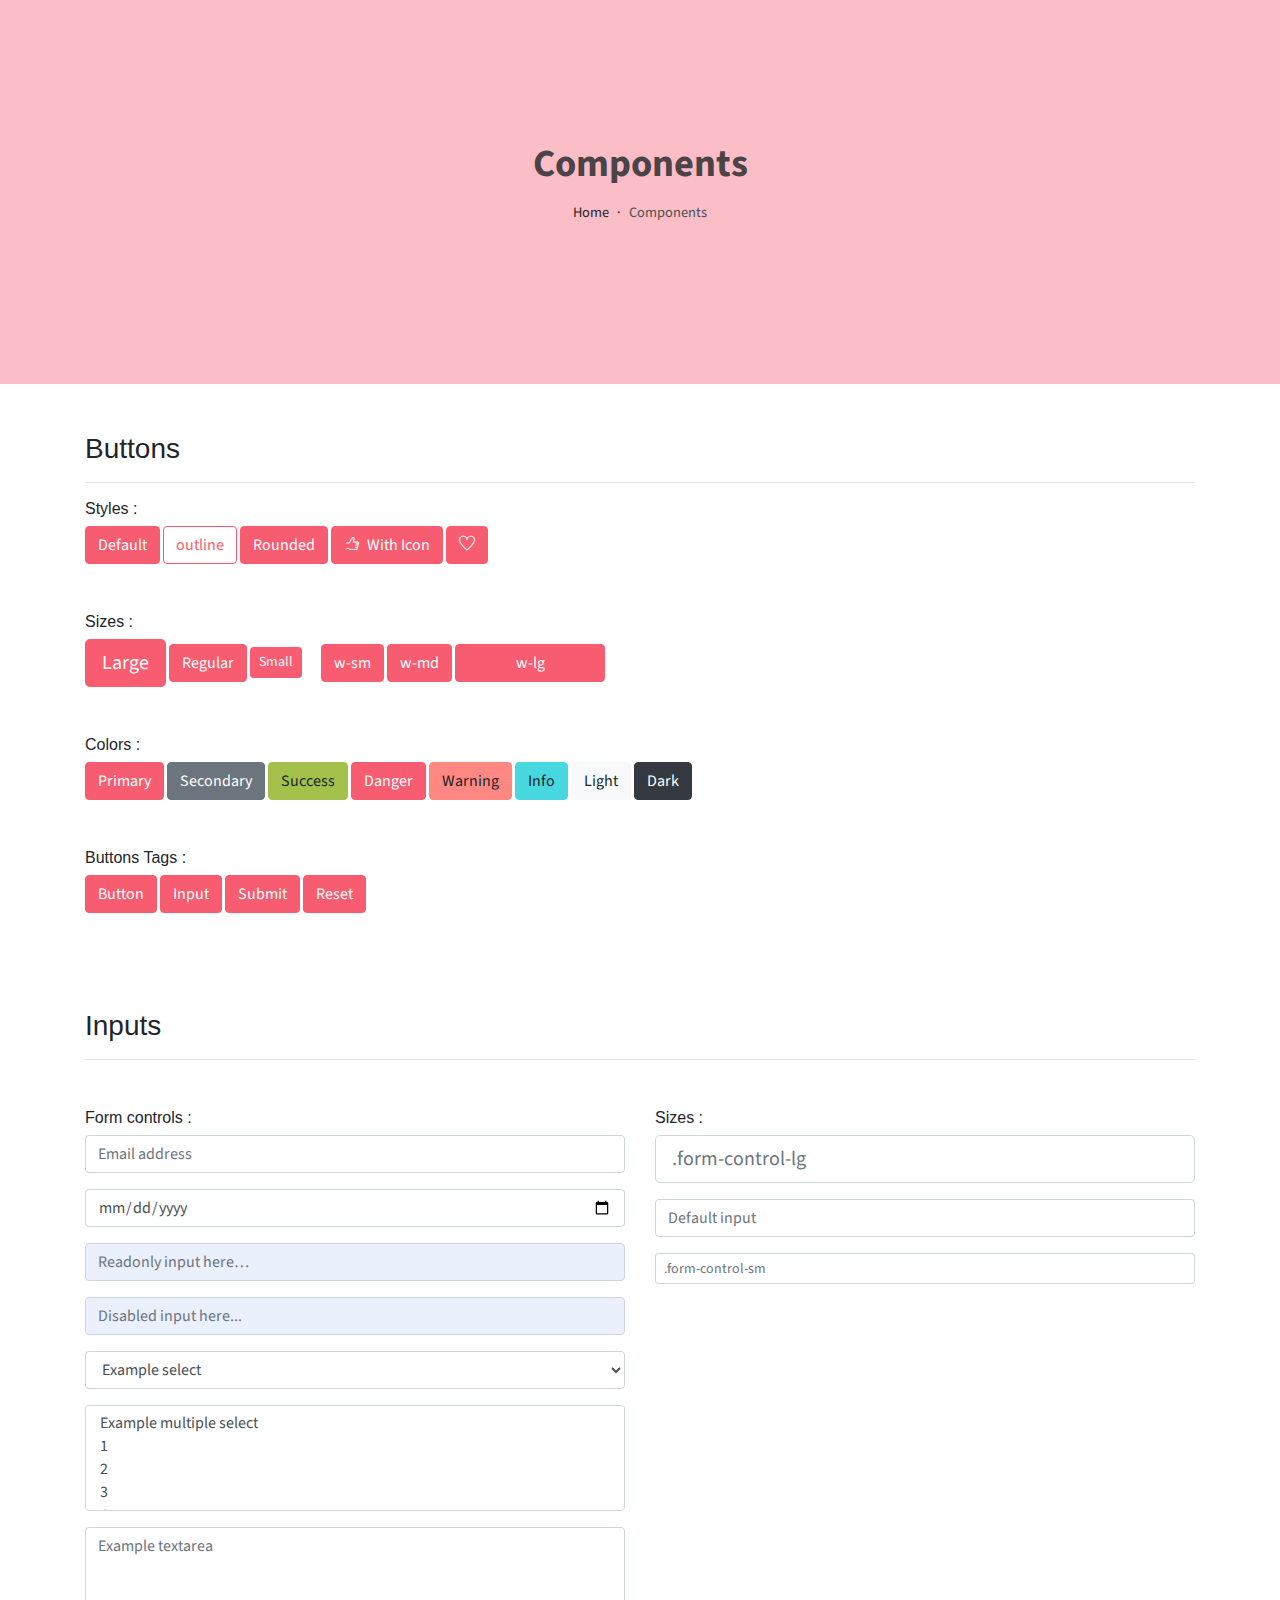
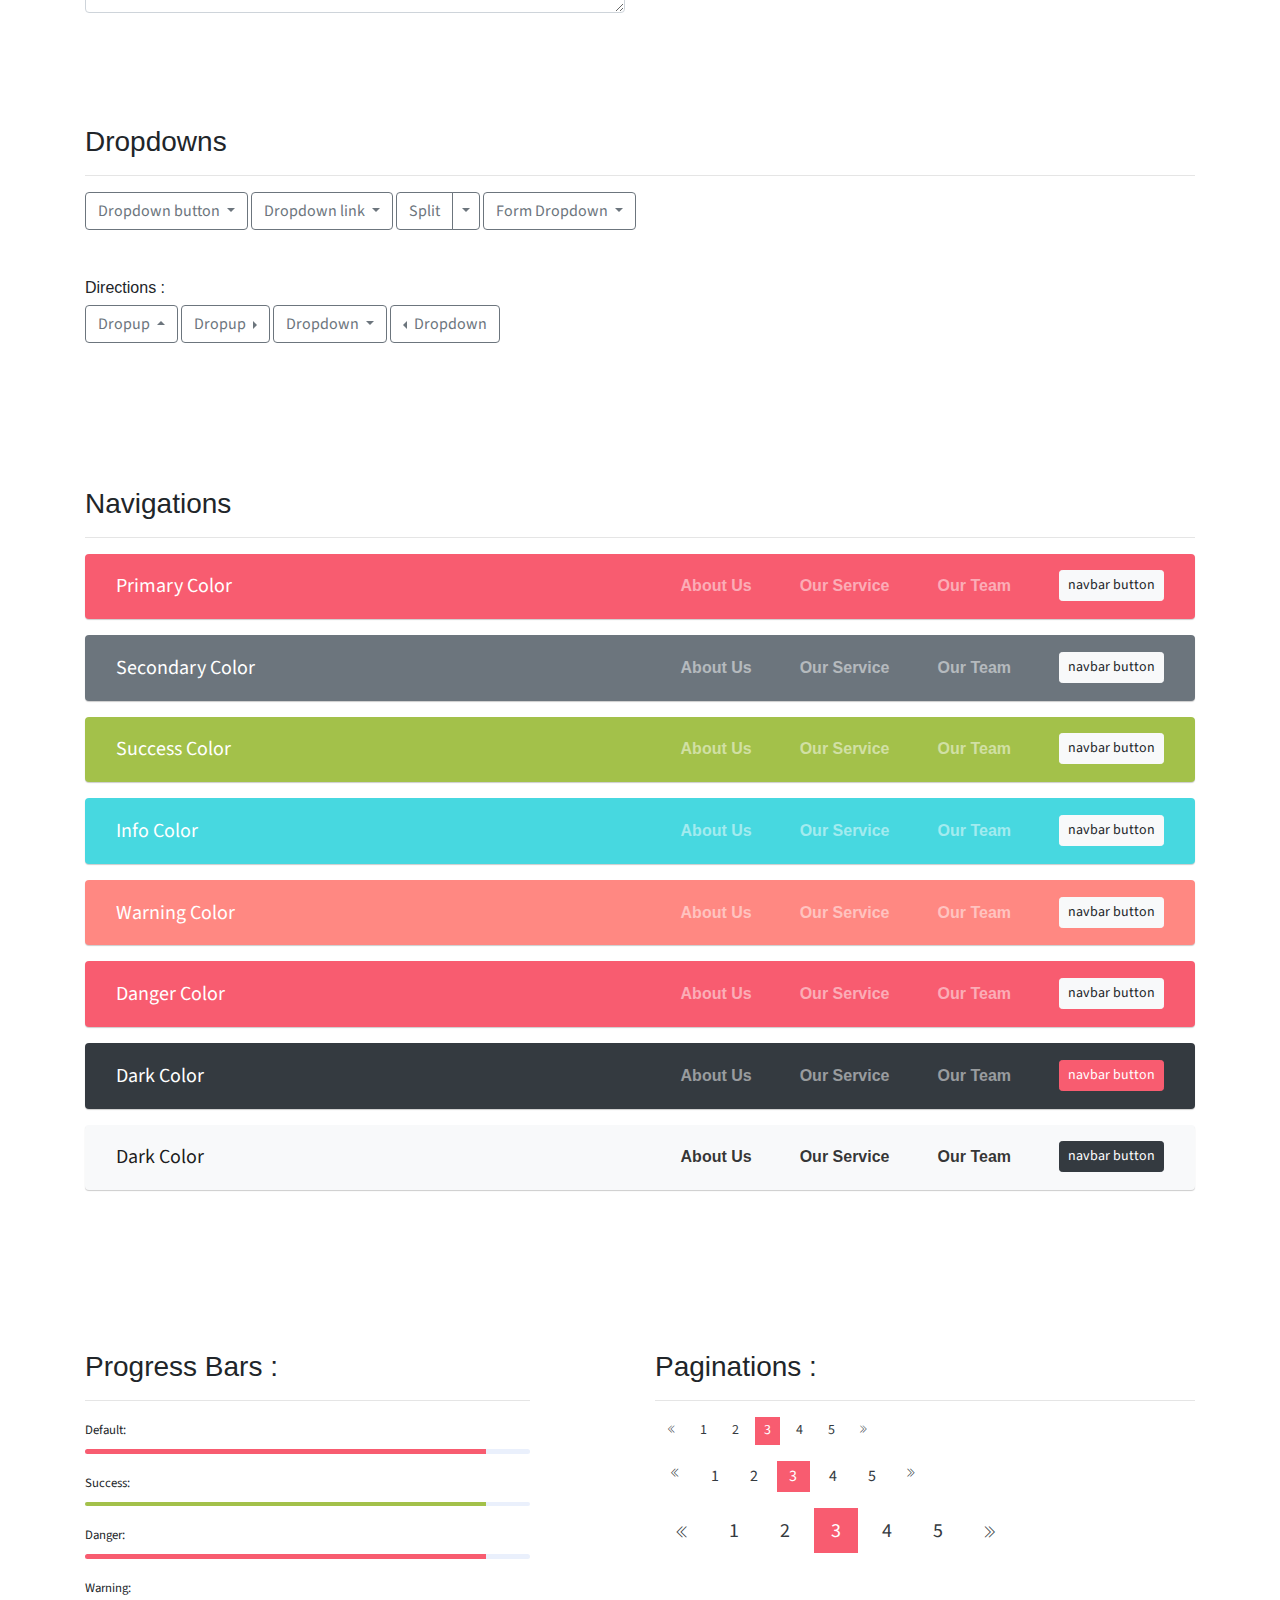
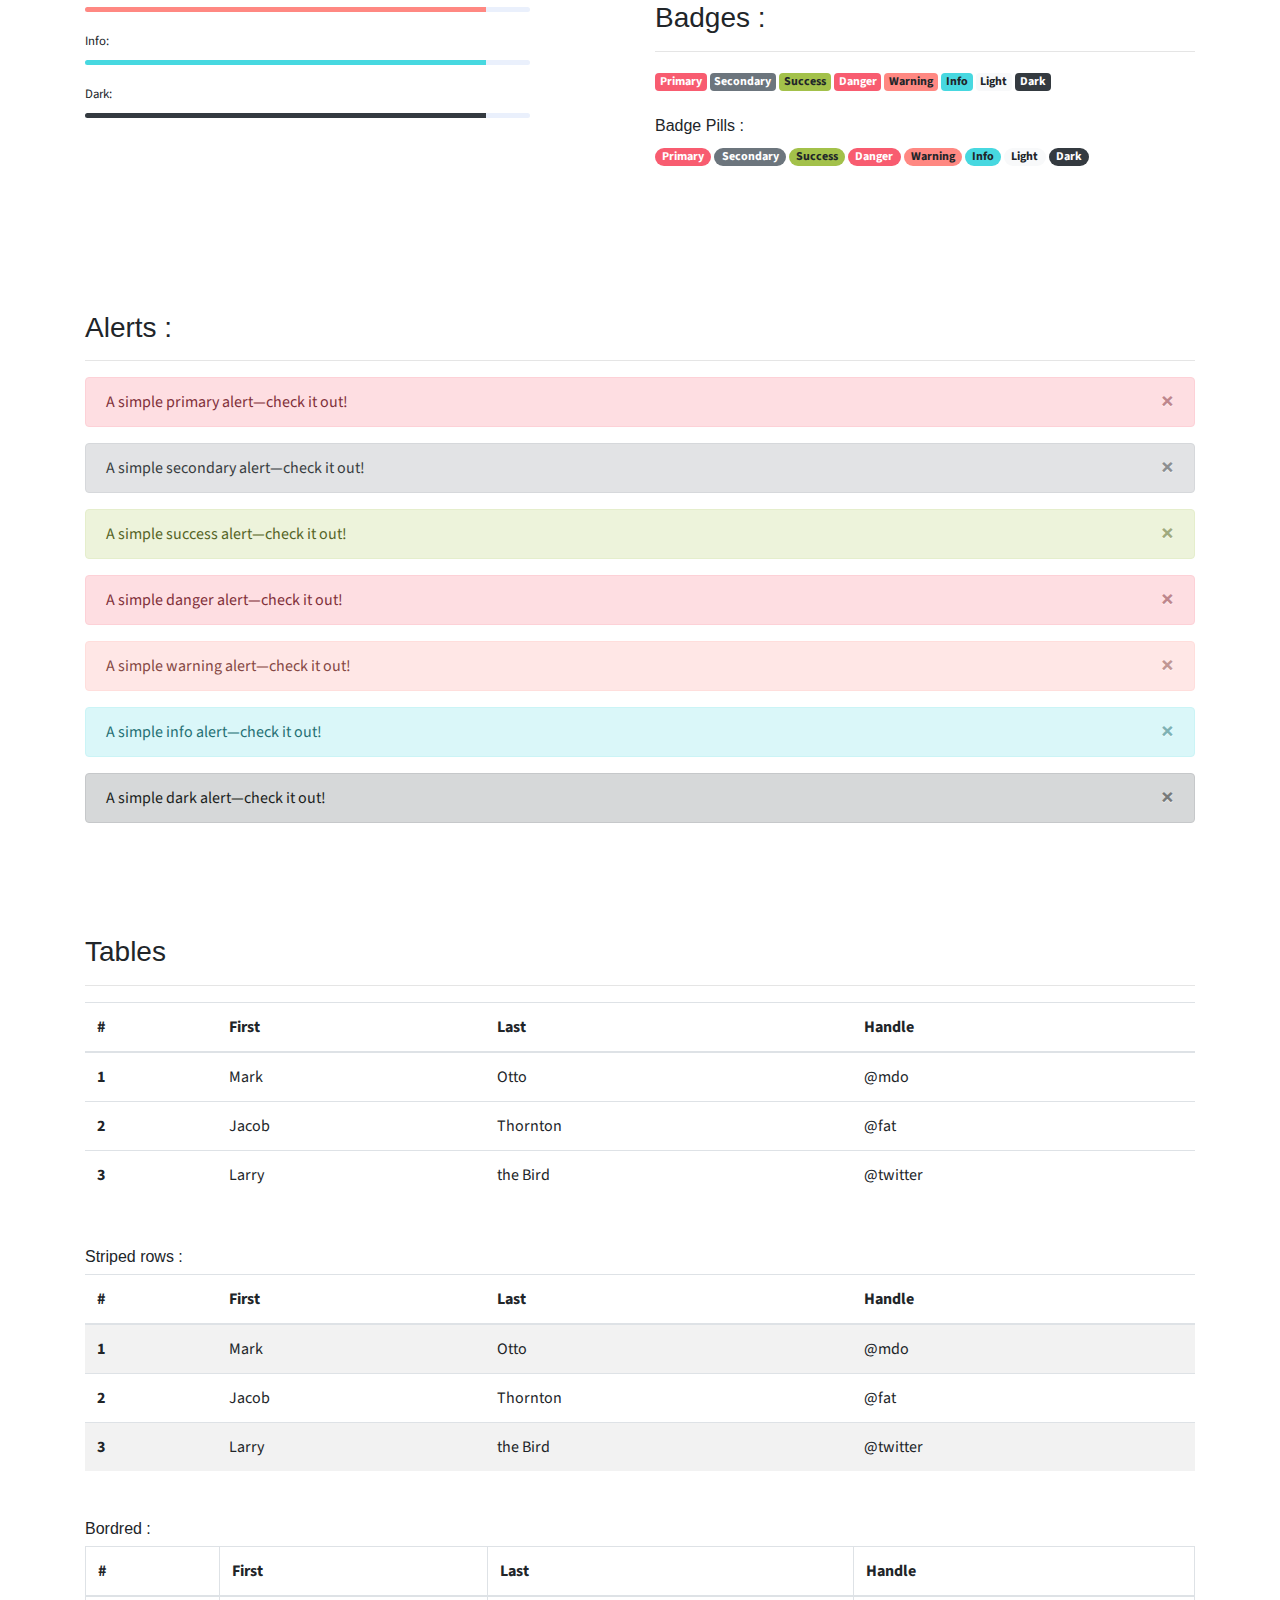
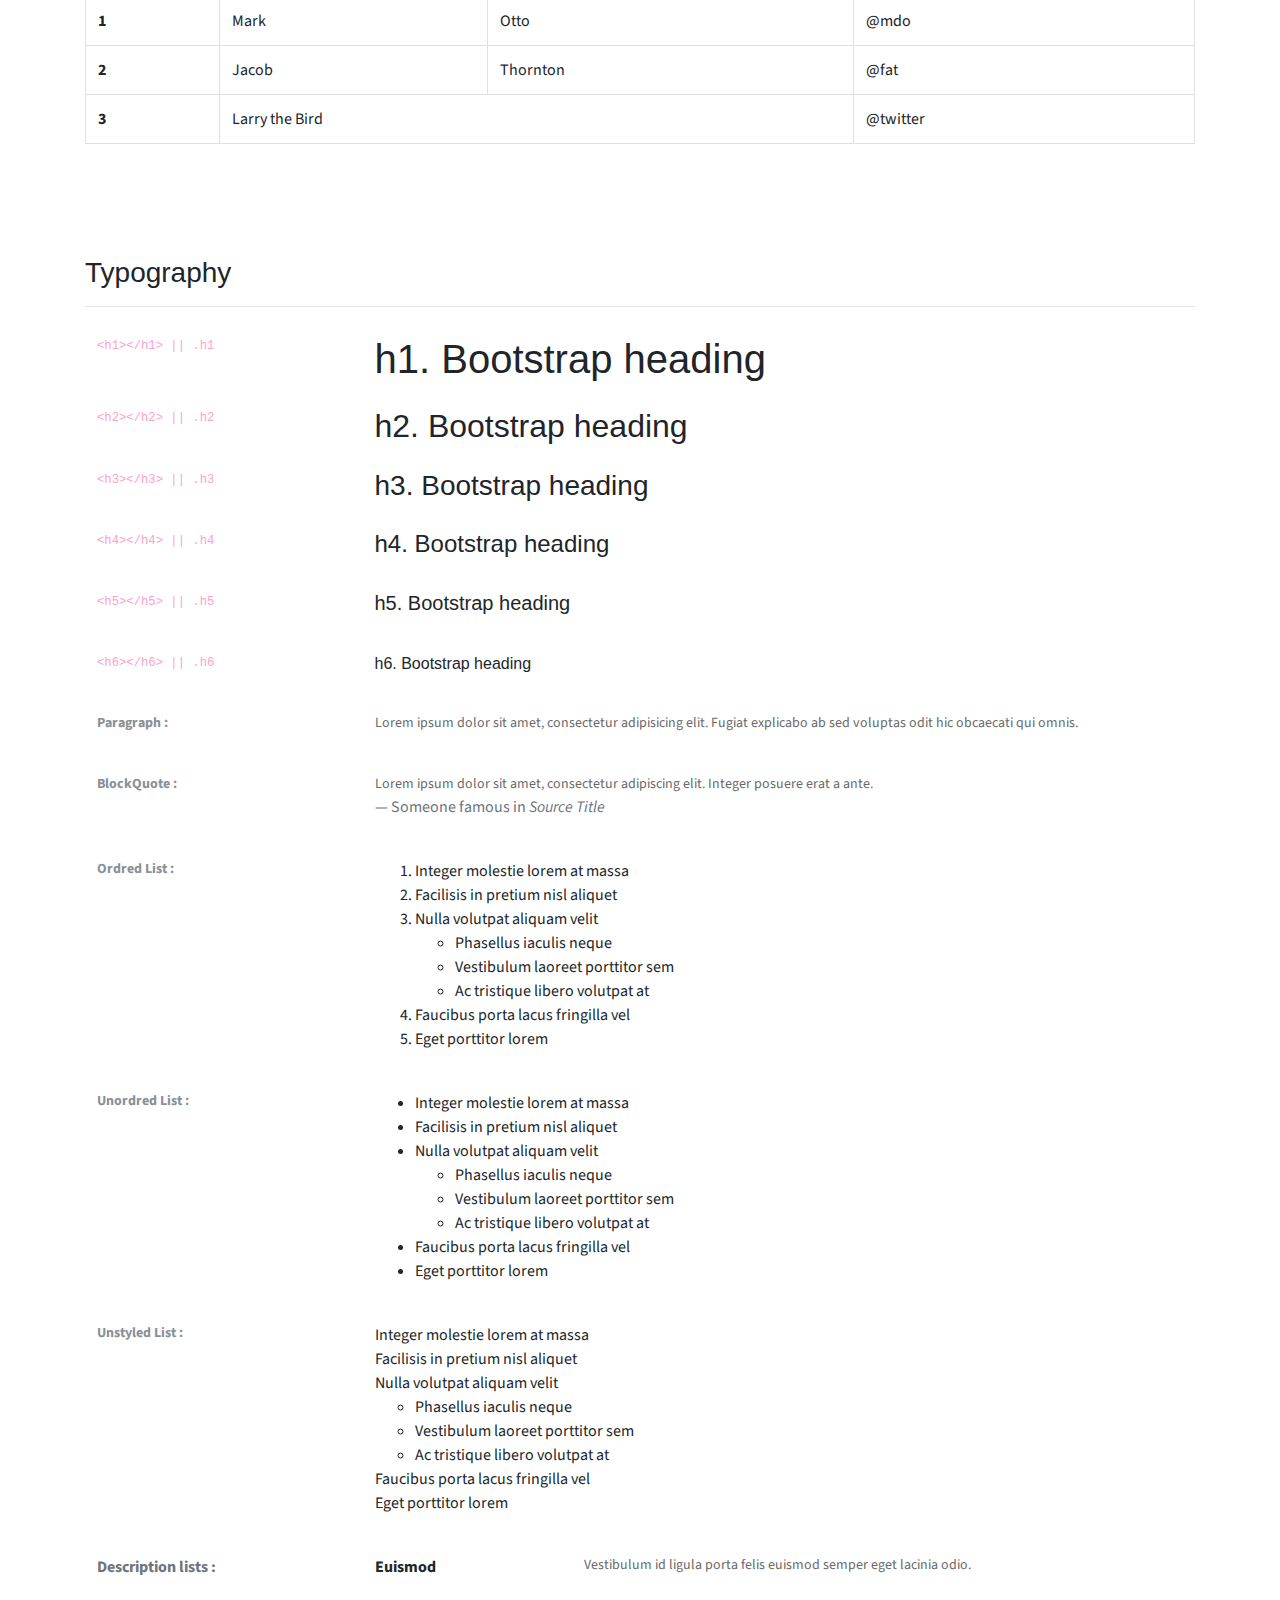
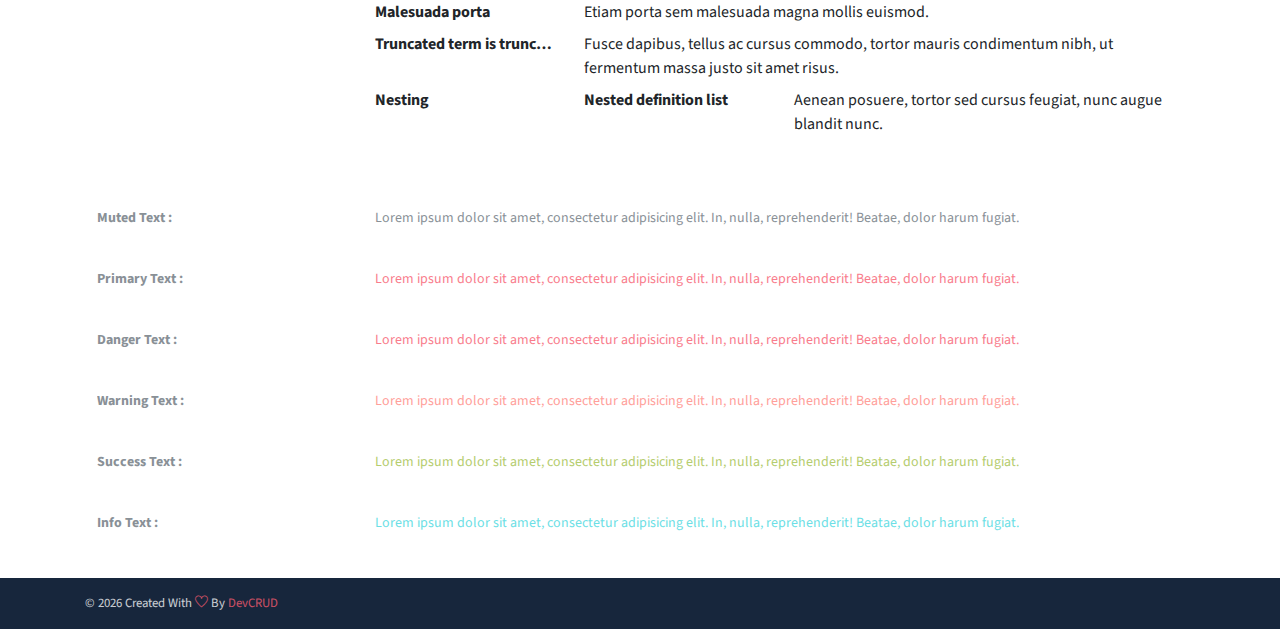
<file: public_html/components.html>
<!DOCTYPE html>
<html lang="en">
<head>
   <meta charset="utf-8">
   <meta name="viewport" content="width=device-width, initial-scale=1, shrink-to-fit=no">
   <meta name="description" content="Start your development with JohnDoe landing page.">
   <meta name="author" content="Devcrud">
   <title>RuchiraEkanayaka | components</title>
   <link rel="icon" href="assets/imgs/favicon.png" type="image/png">
   <!-- font icons -->
   <link rel="stylesheet" href="assets/vendors/themify-icons/css/themify-icons.css">
   <!-- Bootstrap + Steller  -->
   <link rel="stylesheet" href="assets/css/johndoe.css">
</head>
<body>

   <!-- Page Header -->
   <header class="header header-mini"> 
      <div class="header-title">Components</div> 
      <nav aria-label="breadcrumb">
         <ol class="breadcrumb">
            <li class="breadcrumb-item"><a href="/">Home</a></li>
            <li class="breadcrumb-item active" aria-current="page">Components</li>
         </ol>
      </nav>
   </header> <!-- End Of Page Header -->

   <!-- main content -->
   <div class="container">

      <!-- Buttons -->
      <h3 class="mt-5">Buttons</h3>
      <hr>
      <h6 class="section-secondary-title">Styles :</h6>
      <button class="btn btn-primary">Default</button>
      <button class="btn btn-outline-primary">outline</button>
      <button class="btn btn-primary rounded">Rounded</button>
      <button class="btn btn-primary rounded"><i class="ti-thumb-up pr-1"></i> With Icon</button>
      <button class="btn btn-primary circle"><i class="ti-heart"></i></button>

      <h6 class="section-secondary-title mt-5">Sizes :</h6>
      <button class="btn btn-primary btn-lg">Large</button>
      <button class="btn btn-primary ">Regular</button>
      <button class="btn btn-primary btn-sm">Small</button>
      <button class="btn btn-primary w-sm ml-3">w-sm</button>
      <button class="btn btn-primary w-md">w-md</button>
      <button class="btn btn-primary w-lg">w-lg</button>

      <h6 class="section-secondary-title mt-5">Colors :</h6>          
      <button type="button" class="btn btn-primary">Primary</button>
      <button type="button" class="btn btn-secondary">Secondary</button>
      <button type="button" class="btn btn-success">Success</button>
      <button type="button" class="btn btn-danger">Danger</button>
      <button type="button" class="btn btn-warning">Warning</button>
      <button type="button" class="btn btn-info">Info</button>
      <button type="button" class="btn btn-light">Light</button>
      <button type="button" class="btn btn-dark">Dark</button>

      <h6 class="section-secondary-title mt-5">Buttons Tags :</h6>
      <button class="btn btn-primary" type="submit">Button</button>
      <input class="btn btn-primary" type="button" value="Input">
      <input class="btn btn-primary" type="submit" value="Submit">
      <input class="btn btn-primary" type="reset" value="Reset">
      
      <!-- devider -->
      <div class="py-5"></div>

      <!-- Inputs -->
      <h3>Inputs</h3>
      <hr>
      <div class="row mt-5">
         <div class="col-md-6">
            <h6 class="section-secondary-title">Form controls :</h6>        
            <div class="form-group">
               <input type="email" class="form-control" id="exampleFormControlInput1" placeholder="Email address">
            </div>
            <div class="form-group">
               <input type="date" class="form-control" id="exampleFormControlInput1" placeholder="Date">
            </div>
            <div class="form-group">
               <input class="form-control" type="text" placeholder="Readonly input here…" readonly>
            </div>
            <div class="form-group">
               <input class="form-control" id="disabledInput" type="text" placeholder="Disabled input here..." disabled>
            </div>
            <div class="form-group">
               <select class="form-control" id="exampleFormControlSelect1">
                  <option>Example select</option>
                  <option>1</option>
                  <option>2</option>
                  <option>3</option>
                  <option>4</option>
                  <option>5</option>
               </select>
            </div>
            <div class="form-group">
               <select multiple class="form-control" id="exampleFormControlSelect2">
                  <option>Example multiple select</option>
                  <option>1</option>
                  <option>2</option>
                  <option>3</option>
                  <option>4</option>
                  <option>5</option>
               </select>
            </div>
            <div class="form-group">
               <textarea class="form-control" id="exampleFormControlTextarea1" rows="3" placeholder="Example textarea"></textarea>
            </div>
         </div>
         <div class="col-md-6">
            <h6 class="section-secondary-title">Sizes :</h6>    
            <div class="form-group">
               <input class="form-control form-control-lg" type="text" placeholder=".form-control-lg">             
            </div>
            <div class="form-group">
               <input class="form-control" type="text" placeholder="Default input">
            </div>
            <div class="form-group">
               <input class="form-control form-control-sm" type="text" placeholder=".form-control-sm"> 
            </div>
         </div>
      </div> <!-- end of inputs -->   

      <!-- devider -->
      <div class="py-5"></div>             

      <!-- Dropdowns -->
      <h3 class="components-section-title font-weight-normal">Dropdowns</h3>
      <hr>
      <div class="dropdown d-inline-block">
         <button class="btn btn-outline-secondary dropdown-toggle" type="button" id="dropdownMenuButton" data-toggle="dropdown" aria-haspopup="true" aria-expanded="false">
         Dropdown button
         </button>
         <div class="dropdown-menu" aria-labelledby="dropdownMenuButton">
         <a class="dropdown-item" href="#">Action</a>
         <a class="dropdown-item" href="#">Another action</a>
         <a class="dropdown-item" href="#">Something else here</a>
         </div>
      </div>
      <div class="dropdown d-inline-block">
         <a class="btn btn-outline-secondary dropdown-toggle" href="#" role="button" id="dropdownMenuLink" data-toggle="dropdown" aria-haspopup="true" aria-expanded="false">
            Dropdown link
         </a>
         <div class="dropdown-menu" aria-labelledby="dropdownMenuLink">
            <a class="dropdown-item" href="#">Action</a>
            <a class="dropdown-item" href="#">Another action</a>
            <a class="dropdown-item" href="#">Something else here</a>
         </div>
      </div>
      <div class="btn-group">
         <button type="button" class="btn btn-outline-secondary">Split</button>
         <button type="button" class="btn btn-outline-secondary dropdown-toggle dropdown-toggle-split" data-toggle="dropdown" aria-haspopup="true" aria-expanded="false">
         <span class="sr-only">Toggle Dropdown</span>
         </button>
         <div class="dropdown-menu">
            <a class="dropdown-item" href="#">Action</a>
            <a class="dropdown-item" href="#">Another action</a>
            <a class="dropdown-item" href="#">Something else here</a>
            <div class="dropdown-divider"></div>
            <a class="dropdown-item" href="#">Separated link</a>
         </div>
      </div>
      <div class="btn-group">
         <button class="btn btn-outline-secondary dropdown-toggle" type="button" id="dropdownMenuButton" data-toggle="dropdown" aria-haspopup="true" aria-expanded="false">
            Form Dropdown
         </button>
         <div class="dropdown-menu form">
            <form class="px-4 py-3">
               <div class="form-group">
                  <input type="email" class="form-control" id="exampleDropdownFormEmail1" placeholder="email@example.com">
               </div>
               <div class="form-group">
                  <input type="password" class="form-control" id="exampleDropdownFormPassword1" placeholder="Password">
               </div>
               <div class="form-check mb-3">
                  <input type="checkbox" class="form-check-input" id="dropdownCheck">
                  <label class="form-check-label" for="dropdownCheck">
                     Remember me
                  </label>
               </div>
               <button type="submit" class="btn btn-primary btn-block">Sign in</button>
            </form>
            <div class="dropdown-divider"></div>
            <a class="dropdown-item" href="#"><small>New around here? Sign up</small></a>
            <a class="dropdown-item" href="#"><small>Forgot password?</small></a>
         </div>
      </div>       
      <h6 class="section-secondary-title mt-5">Directions :</h6>  
      <div class="btn-group dropup">
         <button type="button" class="btn btn-outline-secondary dropdown-toggle" data-toggle="dropdown" aria-haspopup="true" aria-expanded="false">
            Dropup
         </button>
         <div class="dropdown-menu">
            <a class="dropdown-item" href="#">Action</a>
            <a class="dropdown-item" href="#">Another action</a>
            <a class="dropdown-item" href="#">Something else here</a>
            <div class="dropdown-divider"></div>
            <a class="dropdown-item" href="#">Separated link</a>
         </div>
      </div>
      <div class="btn-group dropright">
         <button type="button" class="btn btn-outline-secondary dropdown-toggle" data-toggle="dropdown" aria-haspopup="true" aria-expanded="false">
            Dropup
         </button>
         <div class="dropdown-menu">
            <a class="dropdown-item" href="#">Action</a>
            <a class="dropdown-item" href="#">Another action</a>
            <a class="dropdown-item" href="#">Something else here</a>
            <div class="dropdown-divider"></div>
            <a class="dropdown-item" href="#">Separated link</a>
         </div>
      </div>
      <div class="btn-group">
         <button type="button" class="btn btn-outline-secondary dropdown-toggle" data-toggle="dropdown" aria-haspopup="true" aria-expanded="false">
            Dropdown
         </button>
         <div class="dropdown-menu">
            <a class="dropdown-item" href="#">Action</a>
            <a class="dropdown-item" href="#">Another action</a>
            <a class="dropdown-item" href="#">Something else here</a>
            <div class="dropdown-divider"></div>
            <a class="dropdown-item" href="#">Separated link</a>
         </div>
      </div>
      <div class="btn-group dropleft">
         <button type="button" class="btn btn-outline-secondary dropdown-toggle" data-toggle="dropdown" aria-haspopup="true" aria-expanded="false">
            Dropdown
         </button>
         <div class="dropdown-menu">
            <a class="dropdown-item" href="#">Action</a>
            <a class="dropdown-item" href="#">Another action</a>
            <a class="dropdown-item" href="#">Something else here</a>
            <div class="dropdown-divider"></div>
            <a class="dropdown-item" href="#">Separated link</a>
         </div>
      </div> <!-- end of Dropdowns -->  

      <!-- devider -->
      <div class="py-5"></div>   

      <!-- navbars -->
      <h3 class="components-section-title font-weight-normal mt-5">Navigations</h3>
      <hr>
      <nav class="navbar navbar-expand-sm navbar-dark bg-primary rounded shadow mb-3">
         <div class="container">
            <a class="navbar-brand" href="#">Primary Color</a>
            <button class="navbar-toggler ml-auto" type="button" data-toggle="collapse" data-target="#navbarSupportedContent" aria-controls="navbarSupportedContent" aria-expanded="false" aria-label="Toggle navigation">
            <span class="navbar-toggler-icon"></span>
            </button>
            <div class="collapse navbar-collapse" id="navbarSupportedContent">
               <ul class="navbar-nav ml-auto"> 
                  <li class="nav-item">
                     <a class="nav-link" href="#about">About Us</a>
                  </li>
                  <li class="nav-item">
                     <a class="nav-link" href="#service">Our Service</a>
                  </li>
                  <li class="nav-item">
                     <a class="nav-link" href="#team">Our Team</a>
                  </li>
                  <li class="nav-item">
                     <a href="#book-table" class="ml-4 mt-1 btn btn-light btn-sm">navbar button</a>
                  </li>
               </ul>                       
            </div>
         </div>
      </nav>
      <nav class="navbar navbar-expand-sm navbar-dark bg-secondary rounded shadow mb-3">
         <div class="container">
            <a class="navbar-brand" href="#">Secondary Color</a>
            <button class="navbar-toggler ml-auto" type="button" data-toggle="collapse" data-target="#navbarSupportedContent" aria-controls="navbarSupportedContent" aria-expanded="false" aria-label="Toggle navigation">
            <span class="navbar-toggler-icon"></span>
            </button>
            <div class="collapse navbar-collapse" id="navbarSupportedContent">
               <ul class="navbar-nav ml-auto"> 
                  <li class="nav-item">
                     <a class="nav-link" href="#about">About Us</a>
                  </li>
                  <li class="nav-item">
                     <a class="nav-link" href="#service">Our Service</a>
                  </li>
                  <li class="nav-item">
                     <a class="nav-link" href="#team">Our Team</a>
                  </li>
                  <li class="nav-item">
                     <a href="#book-table" class="ml-4 mt-1 btn btn-light btn-sm">navbar button</a>
                  </li>
               </ul>                       
            </div>
         </div>
      </nav>
      <nav class="navbar navbar-expand-sm navbar-dark bg-success rounded shadow mb-3">
         <div class="container">
            <a class="navbar-brand" href="#">Success Color</a>
            <button class="navbar-toggler ml-auto" type="button" data-toggle="collapse" data-target="#navbarSupportedContent" aria-controls="navbarSupportedContent" aria-expanded="false" aria-label="Toggle navigation">
            <span class="navbar-toggler-icon"></span>
            </button>
            <div class="collapse navbar-collapse" id="navbarSupportedContent">
               <ul class="navbar-nav ml-auto"> 
                  <li class="nav-item">
                     <a class="nav-link" href="#about">About Us</a>
                  </li>
                  <li class="nav-item">
                     <a class="nav-link" href="#service">Our Service</a>
                  </li>
                  <li class="nav-item">
                     <a class="nav-link" href="#team">Our Team</a>
                  </li>
                  <li class="nav-item">
                     <a href="#book-table" class="ml-4 mt-1 btn btn-light btn-sm">navbar button</a>
                  </li>
               </ul>                       
            </div>
         </div>
      </nav>
      <nav class="navbar navbar-expand-sm navbar-dark bg-info rounded shadow mb-3">
         <div class="container">
            <a class="navbar-brand" href="#">Info Color</a>
            <button class="navbar-toggler ml-auto" type="button" data-toggle="collapse" data-target="#navbarSupportedContent" aria-controls="navbarSupportedContent" aria-expanded="false" aria-label="Toggle navigation">
            <span class="navbar-toggler-icon"></span>
            </button>
            <div class="collapse navbar-collapse" id="navbarSupportedContent">
               <ul class="navbar-nav ml-auto"> 
                  <li class="nav-item">
                     <a class="nav-link" href="#about">About Us</a>
                  </li>
                  <li class="nav-item">
                     <a class="nav-link" href="#service">Our Service</a>
                  </li>
                  <li class="nav-item">
                     <a class="nav-link" href="#team">Our Team</a>
                  </li>
                  <li class="nav-item">
                     <a href="#book-table" class="ml-4 mt-1 btn btn-light btn-sm">navbar button</a>
                  </li>
               </ul>                       
            </div>
         </div>
      </nav>
      <nav class="navbar navbar-expand-sm navbar-dark bg-warning rounded shadow mb-3">
         <div class="container">
            <a class="navbar-brand" href="#">Warning Color</a>
            <button class="navbar-toggler ml-auto" type="button" data-toggle="collapse" data-target="#navbarSupportedContent" aria-controls="navbarSupportedContent" aria-expanded="false" aria-label="Toggle navigation">
            <span class="navbar-toggler-icon"></span>
            </button>
            <div class="collapse navbar-collapse" id="navbarSupportedContent">
               <ul class="navbar-nav ml-auto"> 
                  <li class="nav-item">
                     <a class="nav-link" href="#about">About Us</a>
                  </li>
                  <li class="nav-item">
                     <a class="nav-link" href="#service">Our Service</a>
                  </li>
                  <li class="nav-item">
                     <a class="nav-link" href="#team">Our Team</a>
                  </li>
                  <li class="nav-item">
                     <a href="#book-table" class="ml-4 mt-1 btn btn-light btn-sm">navbar button</a>
                  </li>
               </ul>                       
            </div>
         </div>
      </nav>
      <nav class="navbar navbar-expand-sm navbar-dark bg-danger rounded shadow mb-3">
         <div class="container">
            <a class="navbar-brand" href="#">Danger Color</a>
            <button class="navbar-toggler ml-auto" type="button" data-toggle="collapse" data-target="#navbarSupportedContent" aria-controls="navbarSupportedContent" aria-expanded="false" aria-label="Toggle navigation">
            <span class="navbar-toggler-icon"></span>
            </button>
            <div class="collapse navbar-collapse" id="navbarSupportedContent">
               <ul class="navbar-nav ml-auto"> 
                  <li class="nav-item">
                     <a class="nav-link" href="#about">About Us</a>
                  </li>
                  <li class="nav-item">
                     <a class="nav-link" href="#service">Our Service</a>
                  </li>
                  <li class="nav-item">
                     <a class="nav-link" href="#team">Our Team</a>
                  </li>
                  <li class="nav-item">
                     <a href="#book-table" class="ml-4 mt-1 btn btn-light btn-sm">navbar button</a>
                  </li>
               </ul>                       
            </div>
         </div>
      </nav>
      <nav class="navbar navbar-expand-sm navbar-dark bg-dark rounded shadow mb-3">
         <div class="container">
            <a class="navbar-brand" href="#">Dark Color</a>
            <button class="navbar-toggler ml-auto" type="button" data-toggle="collapse" data-target="#navbarSupportedContent" aria-controls="navbarSupportedContent" aria-expanded="false" aria-label="Toggle navigation">
            <span class="navbar-toggler-icon"></span>
            </button>
            <div class="collapse navbar-collapse" id="navbarSupportedContent">
               <ul class="navbar-nav ml-auto"> 
                  <li class="nav-item">
                     <a class="nav-link" href="#about">About Us</a>
                  </li>
                  <li class="nav-item">
                     <a class="nav-link" href="#service">Our Service</a>
                  </li>
                  <li class="nav-item">
                     <a class="nav-link" href="#team">Our Team</a>
                  </li>
                  <li class="nav-item">
                     <a href="#book-table" class="ml-4 mt-1 btn btn-primary btn-sm">navbar button</a>
                  </li>
               </ul>                       
            </div>
         </div>
      </nav>
      <nav class="navbar navbar-expand-sm navbar-light bg-light rounded shadow mb-3">
         <div class="container">
            <a class="navbar-brand" href="#">Dark Color</a>
            <button class="navbar-toggler ml-auto" type="button" data-toggle="collapse" data-target="#navbarSupportedContent" aria-controls="navbarSupportedContent" aria-expanded="false" aria-label="Toggle navigation">
            <span class="navbar-toggler-icon"></span>
            </button>
            <div class="collapse navbar-collapse" id="navbarSupportedContent">
               <ul class="navbar-nav ml-auto"> 
                  <li class="nav-item">
                     <a class="nav-link" href="#about">About Us</a>
                  </li>
                  <li class="nav-item">
                     <a class="nav-link" href="#service">Our Service</a>
                  </li>
                  <li class="nav-item">
                     <a class="nav-link" href="#team">Our Team</a>
                  </li>
                  <li class="nav-item">
                     <a href="#book-table" class="ml-4 mt-1 btn btn-dark btn-sm">navbar button</a>
                  </li>
               </ul>                       
            </div>
         </div>
      </nav>
      <!-- End of navbars -->

      <!-- devider -->
      <div class="py-5"></div>   
      
      <!-- progress bars -->
      <div class="row justify-content-between">
         <div class="col-md-5">
            <h3 class="components-section-title font-weight-normal mt-5">Progress Bars :</h3>
            <hr>
            <small>Default: </small>
            <div class="progress mt-2 mb-3">
               <div class="progress-bar" role="progressbar" style="width: 90%" aria-valuenow="25" aria-valuemin="0" aria-valuemax="100"></div>
            </div>
            <small>Success:</small>
            <div class="progress mt-2 mb-3">
               <div class="progress-bar bg-success" role="progressbar" style="width: 90%" aria-valuenow="25" aria-valuemin="0" aria-valuemax="100"></div>
            </div>
            <small>Danger:</small>
            <div class="progress mt-2 mb-3">
               <div class="progress-bar bg-danger" role="progressbar" style="width: 90%" aria-valuenow="25" aria-valuemin="0" aria-valuemax="100"></div>
            </div>
            <small>Warning:</small>
            <div class="progress mt-2 mb-3">
               <div class="progress-bar bg-warning" role="progressbar" style="width: 90%" aria-valuenow="25" aria-valuemin="0" aria-valuemax="100"></div>
            </div>
            <small>Info:</small>
            <div class="progress mt-2 mb-3">
               <div class="progress-bar bg-info" role="progressbar" style="width: 90%" aria-valuenow="25" aria-valuemin="0" aria-valuemax="100"></div>
            </div>
            <small>Dark:</small>
            <div class="progress mt-2 mb-3">
               <div class="progress-bar bg-dark" role="progressbar" style="width: 90%" aria-valuenow="25" aria-valuemin="0" aria-valuemax="100"></div>
            </div>
         </div>
         <div class="col-md-6">
            <h3 class="components-section-title font-weight-normal mt-5">Paginations :</h3>
            <hr>
            <nav aria-label="Page navigation example">
               <ul class="pagination pagination-sm">
                  <li class="page-item"><a class="page-link" href="#"><i class="ti-angle-double-left"></i></a></li>
                  <li class="page-item"><a class="page-link" href="#">1</a></li>
                  <li class="page-item"><a class="page-link" href="#">2</a></li>
                  <li class="page-item active"><a class="page-link" href="#">3</a></li>
                  <li class="page-item"><a class="page-link" href="#">4</a></li>
                  <li class="page-item"><a class="page-link" href="#">5</a></li>
                  <li class="page-item"><a class="page-link" href="#"><i class="ti-angle-double-right"></i></a></li>
               </ul>
            </nav>
            <nav aria-label="Page navigation example">
               <ul class="pagination">
               <li class="page-item"><a class="page-link" href="#"><i class="ti-angle-double-left"></i></a></li>
                  <li class="page-item"><a class="page-link" href="#">1</a></li>
                  <li class="page-item"><a class="page-link" href="#">2</a></li>
                  <li class="page-item active"><a class="page-link" href="#">3</a></li>
                  <li class="page-item"><a class="page-link" href="#">4</a></li>
                  <li class="page-item"><a class="page-link" href="#">5</a></li>
                  <li class="page-item"><a class="page-link" href="#"><i class="ti-angle-double-right"></i></a></li>
               </ul>
            </nav>
            <nav aria-label="Page navigation example">
               <ul class="pagination pagination-lg">
                  <li class="page-item"><a class="page-link" href="#"><i class="ti-angle-double-left"></i></a></li>
                  <li class="page-item"><a class="page-link" href="#">1</a></li>
                  <li class="page-item"><a class="page-link" href="#">2</a></li>
                  <li class="page-item active"><a class="page-link" href="#">3</a></li>
                  <li class="page-item"><a class="page-link" href="#">4</a></li>
                  <li class="page-item"><a class="page-link" href="#">5</a></li>
                  <li class="page-item"><a class="page-link" href="#"><i class="ti-angle-double-right"></i></a></li>
               </ul>
            </nav>

            <!-- Badges -->
            <h3 class="components-section-title font-weight-normal mt-5">Badges :</h3>
            <hr>
            <span class="badge badge-primary">Primary</span>
            <span class="badge badge-secondary">Secondary</span>
            <span class="badge badge-success">Success</span>
            <span class="badge badge-danger">Danger</span>
            <span class="badge badge-warning">Warning</span>
            <span class="badge badge-info">Info</span>
            <span class="badge badge-light">Light</span>
            <span class="badge badge-dark">Dark</span>
            <h6 class="section-secondary-title mt-4 mb-2">Badge Pills :</h6>
            <span class="badge badge-pill badge-primary">Primary</span>
            <span class="badge badge-pill badge-secondary">Secondary</span>
            <span class="badge badge-pill badge-success">Success</span>
            <span class="badge badge-pill badge-danger">Danger</span>
            <span class="badge badge-pill badge-warning">Warning</span>
            <span class="badge badge-pill badge-info">Info</span>
            <span class="badge badge-pill badge-light">Light</span>
            <span class="badge badge-pill badge-dark">Dark</span>
         </div>
      </div> <!-- End of Progress bars -->

      <!-- devider -->
      <div class="py-5"></div>  

      <!-- Alerts -->
      <h3 class="components-section-title font-weight-normal mt-5">Alerts :</h3>
      <hr>
      <div class="alert alert-primary alert-dismissible fade show" role="alert">
         A simple primary alert—check it out!
         <button type="button" class="close" data-dismiss="alert" aria-label="Close">
            <span aria-hidden="true">&times;</span>
         </button>
      </div>
      <div class="alert alert-secondary alert-dismissible fade show" role="alert">
         A simple secondary alert—check it out!
         <button type="button" class="close" data-dismiss="alert" aria-label="Close">
            <span aria-hidden="true">&times;</span>
         </button>
      </div>
      <div class="alert alert-success alert-dismissible fade show" role="alert">
         A simple success alert—check it out!
         <button type="button" class="close" data-dismiss="alert" aria-label="Close">
            <span aria-hidden="true">&times;</span>
         </button>
      </div>
      <div class="alert alert-danger alert-dismissible fade show" role="alert">
         A simple danger alert—check it out!
         <button type="button" class="close" data-dismiss="alert" aria-label="Close">
            <span aria-hidden="true">&times;</span>
         </button>
      </div>
      <div class="alert alert-warning alert-dismissible fade show" role="alert">
         A simple warning alert—check it out!
         <button type="button" class="close" data-dismiss="alert" aria-label="Close">
            <span aria-hidden="true">&times;</span>
         </button>
      </div>
      <div class="alert alert-info alert-dismissible fade show" role="alert">
         A simple info alert—check it out!
         <button type="button" class="close" data-dismiss="alert" aria-label="Close">
            <span aria-hidden="true">&times;</span>
         </button>
      </div>
      <div class="alert alert-dark alert-dismissible fade show" role="alert">
         A simple dark alert—check it out!
         <button type="button" class="close" data-dismiss="alert" aria-label="Close">
            <span aria-hidden="true">&times;</span>
         </button>
      </div>
      <!-- end of alerts -->

      <!-- devider -->
      <div class="py-5"></div> 
   
      <!-- tables -->
      <h3 class="components-section-title">Tables</h3>
      <hr>
      <table class="table">
         <thead>
            <tr>
               <th scope="col">#</th>
               <th scope="col">First</th>
               <th scope="col">Last</th>
               <th scope="col">Handle</th>
            </tr>
         </thead>
         <tbody>
            <tr>
               <th scope="row">1</th>
               <td>Mark</td>
               <td>Otto</td>
               <td>@mdo</td>
            </tr>
            <tr>
               <th scope="row">2</th>
               <td>Jacob</td>
               <td>Thornton</td>
               <td>@fat</td>
            </tr>
            <tr>
               <th scope="row">3</th>
               <td>Larry</td>
               <td>the Bird</td>
               <td>@twitter</td>
            </tr>
         </tbody>
      </table>

      <h6 class="section-secondary-title mt-5">Striped rows :</h6>
      <table class="table table-striped">
         <thead>
            <tr>
               <th scope="col">#</th>
               <th scope="col">First</th>
               <th scope="col">Last</th>
               <th scope="col">Handle</th>
            </tr>
         </thead>
         <tbody>
            <tr>
               <th scope="row">1</th>
               <td>Mark</td>
               <td>Otto</td>
               <td>@mdo</td>
            </tr>
            <tr>
               <th scope="row">2</th>
               <td>Jacob</td>
               <td>Thornton</td>
               <td>@fat</td>
            </tr>
            <tr>
               <th scope="row">3</th>
               <td>Larry</td>
               <td>the Bird</td>
               <td>@twitter</td>
            </tr>
         </tbody>
      </table>

      <h6 class="section-secondary-title mt-5">Bordred :</h6>
      <table class="table table-bordered">
         <thead>
            <tr>
               <th scope="col">#</th>
               <th scope="col">First</th>
               <th scope="col">Last</th>
               <th scope="col">Handle</th>
            </tr>
         </thead>
         <tbody>
            <tr>
               <th scope="row">1</th>
               <td>Mark</td>
               <td>Otto</td>
               <td>@mdo</td>
            </tr>
            <tr>
               <th scope="row">2</th>
               <td>Jacob</td>
               <td>Thornton</td>
               <td>@fat</td>
            </tr>
            <tr>
               <th scope="row">3</th>
               <td colspan="2">Larry the Bird</td>
               <td>@twitter</td>
            </tr>
         </tbody>
      </table>
      <!-- end of tables -->

      <!-- devider -->
      <div class="py-5"></div> 

      <!-- typography -->
      <h3 class="components-section-title">Typography</h3>
      <hr>
     
      <table class="table table-borderless v-align-center">
         <tbody>
            <tr>
               <td>
                  <p><code class="highlighter-rouge">&lt;h1&gt;&lt;/h1&gt; || .h1</code></p>
               </td>
               <td class="w-75"><span class="h1">h1. Bootstrap heading</span></td>
            </tr>
            <tr>
               <td>
                  <p><code class="highlighter-rouge">&lt;h2&gt;&lt;/h2&gt; || .h2</code></p>
               </td>
               <td><span class="h2">h2. Bootstrap heading</span></td>
            </tr>
            <tr>
               <td>
                  <p><code class="highlighter-rouge">&lt;h3&gt;&lt;/h3&gt; || .h3</code></p>
               </td>
               <td><span class="h3">h3. Bootstrap heading</span></td>
            </tr>
            <tr>
               <td>
                  <p><code class="highlighter-rouge">&lt;h4&gt;&lt;/h4&gt; || .h4</code></p>
               </td>
               <td><span class="h4">h4. Bootstrap heading</span></td>
            </tr>
            <tr>
               <td>
                  <p><code class="highlighter-rouge">&lt;h5&gt;&lt;/h5&gt; || .h5</code></p>
               </td>
               <td><span class="h5">h5. Bootstrap heading</span></td>
            </tr>
            <tr>
               <td>
                  <p><code class="highlighter-rouge">&lt;h6&gt;&lt;/h6&gt; || .h6</code></p>
               </td>
               <td><span class="h6">h6. Bootstrap heading</span></td>
            </tr>
            <tr>
               <td>
                  <p class="font-weight-bold text-muted">Paragraph :</p>
               </td>
               <td><p>Lorem ipsum dolor sit amet, consectetur adipisicing elit. Fugiat explicabo ab sed voluptas odit hic obcaecati qui omnis.</p></td>
            </tr>
            <tr>
               <td>
                  <p class="font-weight-bold text-muted">BlockQuote :</p>
               </td>
               <td>
                  <blockquote class="blockquote">
                     <p class="mb-0">Lorem ipsum dolor sit amet, consectetur adipiscing elit. Integer posuere erat a ante.</p>
                     <footer class="blockquote-footer">Someone famous in <cite title="Source Title">Source Title</cite></footer>
                  </blockquote>
               </td>
            </tr>

            
            <tr>
               <td><p class="font-weight-bold text-muted">Ordred List :</p></td>
               <td>
                  <ol>
                     <li>Integer molestie lorem at massa</li>
                     <li>Facilisis in pretium nisl aliquet</li>
                     <li>Nulla volutpat aliquam velit
                        <ul>
                           <li>Phasellus iaculis neque</li>
                           <li>Vestibulum laoreet porttitor sem</li>
                           <li>Ac tristique libero volutpat at</li>
                        </ul>
                     </li>
                     <li>Faucibus porta lacus fringilla vel</li>
                     <li>Eget porttitor lorem</li>
                  </ol>
               </td>
            </tr>
            <tr>
               <td><p class="font-weight-bold text-muted">Unordred List :</p></td>
               <td>
                  <ul >
                     <li>Integer molestie lorem at massa</li>
                     <li>Facilisis in pretium nisl aliquet</li>
                     <li>Nulla volutpat aliquam velit
                        <ul>
                           <li>Phasellus iaculis neque</li>
                           <li>Vestibulum laoreet porttitor sem</li>
                           <li>Ac tristique libero volutpat at</li>
                        </ul>
                     </li>
                     <li>Faucibus porta lacus fringilla vel</li>
                     <li>Eget porttitor lorem</li>
                  </ul>
               </td>
            </tr>
            <tr>
               <td><p class="font-weight-bold text-muted">Unstyled List :</p></td>
               <td>
                  <ul class="list-unstyled">
                     <li>Integer molestie lorem at massa</li>
                     <li>Facilisis in pretium nisl aliquet</li>
                     <li>Nulla volutpat aliquam velit
                        <ul>
                           <li>Phasellus iaculis neque</li>
                           <li>Vestibulum laoreet porttitor sem</li>
                           <li>Ac tristique libero volutpat at</li>
                        </ul>
                     </li>
                     <li>Faucibus porta lacus fringilla vel</li>
                     <li>Eget porttitor lorem</li>
                  </ul>
               </td>
            </tr>
            <tr>
               <td class="font-weight-bold text-muted">Description lists : </td>
               <td>
                  <dl class="row">
                     <dt class="col-sm-3">Euismod</dt>
                     <dd class="col-sm-9">
                        <p>Vestibulum id ligula porta felis euismod semper eget lacinia odio.</p>
                     </dd>

                     <dt class="col-sm-3">Malesuada porta</dt>
                     <dd class="col-sm-9">Etiam porta sem malesuada magna mollis euismod.</dd>

                     <dt class="col-sm-3 text-truncate">Truncated term is truncated</dt>
                     <dd class="col-sm-9">Fusce dapibus, tellus ac cursus commodo, tortor mauris condimentum nibh, ut fermentum massa justo sit amet risus.</dd>

                     <dt class="col-sm-3">Nesting</dt>
                     <dd class="col-sm-9">
                        <dl class="row">
                           <dt class="col-sm-4">Nested definition list</dt>
                           <dd class="col-sm-8">Aenean posuere, tortor sed cursus feugiat, nunc augue blandit nunc.</dd>
                        </dl>
                     </dd>
                  </dl>
               </td>
            </tr>
            <tr>
               <td>
                  <p class="font-weight-bold text-muted">Muted Text :</p>
               </td>
               <td>
                  <p class="text-muted">Lorem ipsum dolor sit amet, consectetur adipisicing elit. In, nulla, reprehenderit! Beatae, dolor harum fugiat.</p>
               </td>
            </tr>
            <tr>
               <td>
                  <p class="font-weight-bold text-muted">Primary Text :</p>
               </td>
               <td>
                  <p class="text-primary">Lorem ipsum dolor sit amet, consectetur adipisicing elit. In, nulla, reprehenderit! Beatae, dolor harum fugiat.</p>
               </td>
            </tr>
            <tr>
               <td>
                  <p class="font-weight-bold text-muted">Danger Text :</p>
               </td>
               <td>
                  <p class="text-danger">Lorem ipsum dolor sit amet, consectetur adipisicing elit. In, nulla, reprehenderit! Beatae, dolor harum fugiat.</p>
               </td>
            </tr>
            <tr>
               <td>
                  <p class="font-weight-bold text-muted">Warning Text :</p>
               </td>
               <td>
                  <p class="text-warning">Lorem ipsum dolor sit amet, consectetur adipisicing elit. In, nulla, reprehenderit! Beatae, dolor harum fugiat.</p>
               </td>
            </tr>
            <tr>
               <td>
                  <p class="font-weight-bold text-muted">Success Text :</p>
               </td>
               <td>
                  <p class="text-success">Lorem ipsum dolor sit amet, consectetur adipisicing elit. In, nulla, reprehenderit! Beatae, dolor harum fugiat.</p>
               </td>
            </tr>
            <tr>
               <td>
                  <p class="font-weight-bold text-muted">Info Text :</p>
               </td>
               <td>
                  <p class="text-info">Lorem ipsum dolor sit amet, consectetur adipisicing elit. In, nulla, reprehenderit! Beatae, dolor harum fugiat.</p>
               </td>
            </tr>
         </tbody>
      </table>
   </div>
   <!-- end of typography -->

   <!-- Page Footer -->
   <footer class="footer py-3">
        <div class="container">
            <p class="small mb-0 text-light">
                &copy; <script>document.write(new Date().getFullYear())</script> Created With <i class="ti-heart text-danger"></i> By <a href="http://devcrud.com" target="_blank"><span class="text-danger" title="Bootstrap 4 Themes and Dashboards">DevCRUD</span></a> 
            </p>
        </div>
    </footer>
   <!-- End of Page Footer -->  
   
   <!-- core  -->
   <script src="assets/vendors/jquery/jquery-3.4.1.js"></script>
   <script src="assets/vendors/bootstrap/bootstrap.bundle.js"></script>

</body>
</html>
</file>
<file: public_html/assets/vendors/themify-icons/css/themify-icons.css>
@font-face {
	font-family: 'themify';
	src:url("../fonts/themify.eot?-fvbane");
	src:url("../fonts/themify.eot?#iefix-fvbane") format("embedded-opentype"),
		url("../fonts/themify.woff?-fvbane") format("woff"),
		url("../fonts/themify.ttf?-fvbane") format("truetype"),
		url("../fonts/themify.svg?-fvbane#themify") format("svg");
	font-weight: normal;
	font-style: normal;
}

[class^="ti-"], [class*=" ti-"] {
	font-family: 'themify';
	speak: none;
	font-style: normal;
	font-weight: normal;
	font-variant: normal;
	text-transform: none;
	line-height: 1;

	/* Better Font Rendering =========== */
	-webkit-font-smoothing: antialiased;
	-moz-osx-font-smoothing: grayscale;
}

.ti-wand:before {
	content: "\e600";
}
.ti-volume:before {
	content: "\e601";
}
.ti-user:before {
	content: "\e602";
}
.ti-unlock:before {
	content: "\e603";
}
.ti-unlink:before {
	content: "\e604";
}
.ti-trash:before {
	content: "\e605";
}
.ti-thought:before {
	content: "\e606";
}
.ti-target:before {
	content: "\e607";
}
.ti-tag:before {
	content: "\e608";
}
.ti-tablet:before {
	content: "\e609";
}
.ti-star:before {
	content: "\e60a";
}
.ti-spray:before {
	content: "\e60b";
}
.ti-signal:before {
	content: "\e60c";
}
.ti-shopping-cart:before {
	content: "\e60d";
}
.ti-shopping-cart-full:before {
	content: "\e60e";
}
.ti-settings:before {
	content: "\e60f";
}
.ti-search:before {
	content: "\e610";
}
.ti-zoom-in:before {
	content: "\e611";
}
.ti-zoom-out:before {
	content: "\e612";
}
.ti-cut:before {
	content: "\e613";
}
.ti-ruler:before {
	content: "\e614";
}
.ti-ruler-pencil:before {
	content: "\e615";
}
.ti-ruler-alt:before {
	content: "\e616";
}
.ti-bookmark:before {
	content: "\e617";
}
.ti-bookmark-alt:before {
	content: "\e618";
}
.ti-reload:before {
	content: "\e619";
}
.ti-plus:before {
	content: "\e61a";
}
.ti-pin:before {
	content: "\e61b";
}
.ti-pencil:before {
	content: "\e61c";
}
.ti-pencil-alt:before {
	content: "\e61d";
}
.ti-paint-roller:before {
	content: "\e61e";
}
.ti-paint-bucket:before {
	content: "\e61f";
}
.ti-na:before {
	content: "\e620";
}
.ti-mobile:before {
	content: "\e621";
}
.ti-minus:before {
	content: "\e622";
}
.ti-medall:before {
	content: "\e623";
}
.ti-medall-alt:before {
	content: "\e624";
}
.ti-marker:before {
	content: "\e625";
}
.ti-marker-alt:before {
	content: "\e626";
}
.ti-arrow-up:before {
	content: "\e627";
}
.ti-arrow-right:before {
	content: "\e628";
}
.ti-arrow-left:before {
	content: "\e629";
}
.ti-arrow-down:before {
	content: "\e62a";
}
.ti-lock:before {
	content: "\e62b";
}
.ti-location-arrow:before {
	content: "\e62c";
}
.ti-link:before {
	content: "\e62d";
}
.ti-layout:before {
	content: "\e62e";
}
.ti-layers:before {
	content: "\e62f";
}
.ti-layers-alt:before {
	content: "\e630";
}
.ti-key:before {
	content: "\e631";
}
.ti-import:before {
	content: "\e632";
}
.ti-image:before {
	content: "\e633";
}
.ti-heart:before {
	content: "\e634";
}
.ti-heart-broken:before {
	content: "\e635";
}
.ti-hand-stop:before {
	content: "\e636";
}
.ti-hand-open:before {
	content: "\e637";
}
.ti-hand-drag:before {
	content: "\e638";
}
.ti-folder:before {
	content: "\e639";
}
.ti-flag:before {
	content: "\e63a";
}
.ti-flag-alt:before {
	content: "\e63b";
}
.ti-flag-alt-2:before {
	content: "\e63c";
}
.ti-eye:before {
	content: "\e63d";
}
.ti-export:before {
	content: "\e63e";
}
.ti-exchange-vertical:before {
	content: "\e63f";
}
.ti-desktop:before {
	content: "\e640";
}
.ti-cup:before {
	content: "\e641";
}
.ti-crown:before {
	content: "\e642";
}
.ti-comments:before {
	content: "\e643";
}
.ti-comment:before {
	content: "\e644";
}
.ti-comment-alt:before {
	content: "\e645";
}
.ti-close:before {
	content: "\e646";
}
.ti-clip:before {
	content: "\e647";
}
.ti-angle-up:before {
	content: "\e648";
}
.ti-angle-right:before {
	content: "\e649";
}
.ti-angle-left:before {
	content: "\e64a";
}
.ti-angle-down:before {
	content: "\e64b";
}
.ti-check:before {
	content: "\e64c";
}
.ti-check-box:before {
	content: "\e64d";
}
.ti-camera:before {
	content: "\e64e";
}
.ti-announcement:before {
	content: "\e64f";
}
.ti-brush:before {
	content: "\e650";
}
.ti-briefcase:before {
	content: "\e651";
}
.ti-bolt:before {
	content: "\e652";
}
.ti-bolt-alt:before {
	content: "\e653";
}
.ti-blackboard:before {
	content: "\e654";
}
.ti-bag:before {
	content: "\e655";
}
.ti-move:before {
	content: "\e656";
}
.ti-arrows-vertical:before {
	content: "\e657";
}
.ti-arrows-horizontal:before {
	content: "\e658";
}
.ti-fullscreen:before {
	content: "\e659";
}
.ti-arrow-top-right:before {
	content: "\e65a";
}
.ti-arrow-top-left:before {
	content: "\e65b";
}
.ti-arrow-circle-up:before {
	content: "\e65c";
}
.ti-arrow-circle-right:before {
	content: "\e65d";
}
.ti-arrow-circle-left:before {
	content: "\e65e";
}
.ti-arrow-circle-down:before {
	content: "\e65f";
}
.ti-angle-double-up:before {
	content: "\e660";
}
.ti-angle-double-right:before {
	content: "\e661";
}
.ti-angle-double-left:before {
	content: "\e662";
}
.ti-angle-double-down:before {
	content: "\e663";
}
.ti-zip:before {
	content: "\e664";
}
.ti-world:before {
	content: "\e665";
}
.ti-wheelchair:before {
	content: "\e666";
}
.ti-view-list:before {
	content: "\e667";
}
.ti-view-list-alt:before {
	content: "\e668";
}
.ti-view-grid:before {
	content: "\e669";
}
.ti-uppercase:before {
	content: "\e66a";
}
.ti-upload:before {
	content: "\e66b";
}
.ti-underline:before {
	content: "\e66c";
}
.ti-truck:before {
	content: "\e66d";
}
.ti-timer:before {
	content: "\e66e";
}
.ti-ticket:before {
	content: "\e66f";
}
.ti-thumb-up:before {
	content: "\e670";
}
.ti-thumb-down:before {
	content: "\e671";
}
.ti-text:before {
	content: "\e672";
}
.ti-stats-up:before {
	content: "\e673";
}
.ti-stats-down:before {
	content: "\e674";
}
.ti-split-v:before {
	content: "\e675";
}
.ti-split-h:before {
	content: "\e676";
}
.ti-smallcap:before {
	content: "\e677";
}
.ti-shine:before {
	content: "\e678";
}
.ti-shift-right:before {
	content: "\e679";
}
.ti-shift-left:before {
	content: "\e67a";
}
.ti-shield:before {
	content: "\e67b";
}
.ti-notepad:before {
	content: "\e67c";
}
.ti-server:before {
	content: "\e67d";
}
.ti-quote-right:before {
	content: "\e67e";
}
.ti-quote-left:before {
	content: "\e67f";
}
.ti-pulse:before {
	content: "\e680";
}
.ti-printer:before {
	content: "\e681";
}
.ti-power-off:before {
	content: "\e682";
}
.ti-plug:before {
	content: "\e683";
}
.ti-pie-chart:before {
	content: "\e684";
}
.ti-paragraph:before {
	content: "\e685";
}
.ti-panel:before {
	content: "\e686";
}
.ti-package:before {
	content: "\e687";
}
.ti-music:before {
	content: "\e688";
}
.ti-music-alt:before {
	content: "\e689";
}
.ti-mouse:before {
	content: "\e68a";
}
.ti-mouse-alt:before {
	content: "\e68b";
}
.ti-money:before {
	content: "\e68c";
}
.ti-microphone:before {
	content: "\e68d";
}
.ti-menu:before {
	content: "\e68e";
}
.ti-menu-alt:before {
	content: "\e68f";
}
.ti-map:before {
	content: "\e690";
}
.ti-map-alt:before {
	content: "\e691";
}
.ti-loop:before {
	content: "\e692";
}
.ti-location-pin:before {
	content: "\e693";
}
.ti-list:before {
	content: "\e694";
}
.ti-light-bulb:before {
	content: "\e695";
}
.ti-Italic:before {
	content: "\e696";
}
.ti-info:before {
	content: "\e697";
}
.ti-infinite:before {
	content: "\e698";
}
.ti-id-badge:before {
	content: "\e699";
}
.ti-hummer:before {
	content: "\e69a";
}
.ti-home:before {
	content: "\e69b";
}
.ti-help:before {
	content: "\e69c";
}
.ti-headphone:before {
	content: "\e69d";
}
.ti-harddrives:before {
	content: "\e69e";
}
.ti-harddrive:before {
	content: "\e69f";
}
.ti-gift:before {
	content: "\e6a0";
}
.ti-game:before {
	content: "\e6a1";
}
.ti-filter:before {
	content: "\e6a2";
}
.ti-files:before {
	content: "\e6a3";
}
.ti-file:before {
	content: "\e6a4";
}
.ti-eraser:before {
	content: "\e6a5";
}
.ti-envelope:before {
	content: "\e6a6";
}
.ti-download:before {
	content: "\e6a7";
}
.ti-direction:before {
	content: "\e6a8";
}
.ti-direction-alt:before {
	content: "\e6a9";
}
.ti-dashboard:before {
	content: "\e6aa";
}
.ti-control-stop:before {
	content: "\e6ab";
}
.ti-control-shuffle:before {
	content: "\e6ac";
}
.ti-control-play:before {
	content: "\e6ad";
}
.ti-control-pause:before {
	content: "\e6ae";
}
.ti-control-forward:before {
	content: "\e6af";
}
.ti-control-backward:before {
	content: "\e6b0";
}
.ti-cloud:before {
	content: "\e6b1";
}
.ti-cloud-up:before {
	content: "\e6b2";
}
.ti-cloud-down:before {
	content: "\e6b3";
}
.ti-clipboard:before {
	content: "\e6b4";
}
.ti-car:before {
	content: "\e6b5";
}
.ti-calendar:before {
	content: "\e6b6";
}
.ti-book:before {
	content: "\e6b7";
}
.ti-bell:before {
	content: "\e6b8";
}
.ti-basketball:before {
	content: "\e6b9";
}
.ti-bar-chart:before {
	content: "\e6ba";
}
.ti-bar-chart-alt:before {
	content: "\e6bb";
}
.ti-back-right:before {
	content: "\e6bc";
}
.ti-back-left:before {
	content: "\e6bd";
}
.ti-arrows-corner:before {
	content: "\e6be";
}
.ti-archive:before {
	content: "\e6bf";
}
.ti-anchor:before {
	content: "\e6c0";
}
.ti-align-right:before {
	content: "\e6c1";
}
.ti-align-left:before {
	content: "\e6c2";
}
.ti-align-justify:before {
	content: "\e6c3";
}
.ti-align-center:before {
	content: "\e6c4";
}
.ti-alert:before {
	content: "\e6c5";
}
.ti-alarm-clock:before {
	content: "\e6c6";
}
.ti-agenda:before {
	content: "\e6c7";
}
.ti-write:before {
	content: "\e6c8";
}
.ti-window:before {
	content: "\e6c9";
}
.ti-widgetized:before {
	content: "\e6ca";
}
.ti-widget:before {
	content: "\e6cb";
}
.ti-widget-alt:before {
	content: "\e6cc";
}
.ti-wallet:before {
	content: "\e6cd";
}
.ti-video-clapper:before {
	content: "\e6ce";
}
.ti-video-camera:before {
	content: "\e6cf";
}
.ti-vector:before {
	content: "\e6d0";
}
.ti-themify-logo:before {
	content: "\e6d1";
}
.ti-themify-favicon:before {
	content: "\e6d2";
}
.ti-themify-favicon-alt:before {
	content: "\e6d3";
}
.ti-support:before {
	content: "\e6d4";
}
.ti-stamp:before {
	content: "\e6d5";
}
.ti-split-v-alt:before {
	content: "\e6d6";
}
.ti-slice:before {
	content: "\e6d7";
}
.ti-shortcode:before {
	content: "\e6d8";
}
.ti-shift-right-alt:before {
	content: "\e6d9";
}
.ti-shift-left-alt:before {
	content: "\e6da";
}
.ti-ruler-alt-2:before {
	content: "\e6db";
}
.ti-receipt:before {
	content: "\e6dc";
}
.ti-pin2:before {
	content: "\e6dd";
}
.ti-pin-alt:before {
	content: "\e6de";
}
.ti-pencil-alt2:before {
	content: "\e6df";
}
.ti-palette:before {
	content: "\e6e0";
}
.ti-more:before {
	content: "\e6e1";
}
.ti-more-alt:before {
	content: "\e6e2";
}
.ti-microphone-alt:before {
	content: "\e6e3";
}
.ti-magnet:before {
	content: "\e6e4";
}
.ti-line-double:before {
	content: "\e6e5";
}
.ti-line-dotted:before {
	content: "\e6e6";
}
.ti-line-dashed:before {
	content: "\e6e7";
}
.ti-layout-width-full:before {
	content: "\e6e8";
}
.ti-layout-width-default:before {
	content: "\e6e9";
}
.ti-layout-width-default-alt:before {
	content: "\e6ea";
}
.ti-layout-tab:before {
	content: "\e6eb";
}
.ti-layout-tab-window:before {
	content: "\e6ec";
}
.ti-layout-tab-v:before {
	content: "\e6ed";
}
.ti-layout-tab-min:before {
	content: "\e6ee";
}
.ti-layout-slider:before {
	content: "\e6ef";
}
.ti-layout-slider-alt:before {
	content: "\e6f0";
}
.ti-layout-sidebar-right:before {
	content: "\e6f1";
}
.ti-layout-sidebar-none:before {
	content: "\e6f2";
}
.ti-layout-sidebar-left:before {
	content: "\e6f3";
}
.ti-layout-placeholder:before {
	content: "\e6f4";
}
.ti-layout-menu:before {
	content: "\e6f5";
}
.ti-layout-menu-v:before {
	content: "\e6f6";
}
.ti-layout-menu-separated:before {
	content: "\e6f7";
}
.ti-layout-menu-full:before {
	content: "\e6f8";
}
.ti-layout-media-right-alt:before {
	content: "\e6f9";
}
.ti-layout-media-right:before {
	content: "\e6fa";
}
.ti-layout-media-overlay:before {
	content: "\e6fb";
}
.ti-layout-media-overlay-alt:before {
	content: "\e6fc";
}
.ti-layout-media-overlay-alt-2:before {
	content: "\e6fd";
}
.ti-layout-media-left-alt:before {
	content: "\e6fe";
}
.ti-layout-media-left:before {
	content: "\e6ff";
}
.ti-layout-media-center-alt:before {
	content: "\e700";
}
.ti-layout-media-center:before {
	content: "\e701";
}
.ti-layout-list-thumb:before {
	content: "\e702";
}
.ti-layout-list-thumb-alt:before {
	content: "\e703";
}
.ti-layout-list-post:before {
	content: "\e704";
}
.ti-layout-list-large-image:before {
	content: "\e705";
}
.ti-layout-line-solid:before {
	content: "\e706";
}
.ti-layout-grid4:before {
	content: "\e707";
}
.ti-layout-grid3:before {
	content: "\e708";
}
.ti-layout-grid2:before {
	content: "\e709";
}
.ti-layout-grid2-thumb:before {
	content: "\e70a";
}
.ti-layout-cta-right:before {
	content: "\e70b";
}
.ti-layout-cta-left:before {
	content: "\e70c";
}
.ti-layout-cta-center:before {
	content: "\e70d";
}
.ti-layout-cta-btn-right:before {
	content: "\e70e";
}
.ti-layout-cta-btn-left:before {
	content: "\e70f";
}
.ti-layout-column4:before {
	content: "\e710";
}
.ti-layout-column3:before {
	content: "\e711";
}
.ti-layout-column2:before {
	content: "\e712";
}
.ti-layout-accordion-separated:before {
	content: "\e713";
}
.ti-layout-accordion-merged:before {
	content: "\e714";
}
.ti-layout-accordion-list:before {
	content: "\e715";
}
.ti-ink-pen:before {
	content: "\e716";
}
.ti-info-alt:before {
	content: "\e717";
}
.ti-help-alt:before {
	content: "\e718";
}
.ti-headphone-alt:before {
	content: "\e719";
}
.ti-hand-point-up:before {
	content: "\e71a";
}
.ti-hand-point-right:before {
	content: "\e71b";
}
.ti-hand-point-left:before {
	content: "\e71c";
}
.ti-hand-point-down:before {
	content: "\e71d";
}
.ti-gallery:before {
	content: "\e71e";
}
.ti-face-smile:before {
	content: "\e71f";
}
.ti-face-sad:before {
	content: "\e720";
}
.ti-credit-card:before {
	content: "\e721";
}
.ti-control-skip-forward:before {
	content: "\e722";
}
.ti-control-skip-backward:before {
	content: "\e723";
}
.ti-control-record:before {
	content: "\e724";
}
.ti-control-eject:before {
	content: "\e725";
}
.ti-comments-smiley:before {
	content: "\e726";
}
.ti-brush-alt:before {
	content: "\e727";
}
.ti-youtube:before {
	content: "\e728";
}
.ti-vimeo:before {
	content: "\e729";
}
.ti-twitter:before {
	content: "\e72a";
}
.ti-time:before {
	content: "\e72b";
}
.ti-tumblr:before {
	content: "\e72c";
}
.ti-skype:before {
	content: "\e72d";
}
.ti-share:before {
	content: "\e72e";
}
.ti-share-alt:before {
	content: "\e72f";
}
.ti-rocket:before {
	content: "\e730";
}
.ti-pinterest:before {
	content: "\e731";
}
.ti-new-window:before {
	content: "\e732";
}
.ti-microsoft:before {
	content: "\e733";
}
.ti-list-ol:before {
	content: "\e734";
}
.ti-linkedin:before {
	content: "\e735";
}
.ti-layout-sidebar-2:before {
	content: "\e736";
}
.ti-layout-grid4-alt:before {
	content: "\e737";
}
.ti-layout-grid3-alt:before {
	content: "\e738";
}
.ti-layout-grid2-alt:before {
	content: "\e739";
}
.ti-layout-column4-alt:before {
	content: "\e73a";
}
.ti-layout-column3-alt:before {
	content: "\e73b";
}
.ti-layout-column2-alt:before {
	content: "\e73c";
}
.ti-instagram:before {
	content: "\e73d";
}
.ti-google:before {
	content: "\e73e";
}
.ti-github:before {
	content: "\e73f";
}
.ti-flickr:before {
	content: "\e740";
}
.ti-facebook:before {
	content: "\e741";
}
.ti-dropbox:before {
	content: "\e742";
}
.ti-dribbble:before {
	content: "\e743";
}
.ti-apple:before {
	content: "\e744";
}
.ti-android:before {
	content: "\e745";
}
.ti-save:before {
	content: "\e746";
}
.ti-save-alt:before {
	content: "\e747";
}
.ti-yahoo:before {
	content: "\e748";
}
.ti-wordpress:before {
	content: "\e749";
}
.ti-vimeo-alt:before {
	content: "\e74a";
}
.ti-twitter-alt:before {
	content: "\e74b";
}
.ti-tumblr-alt:before {
	content: "\e74c";
}
.ti-trello:before {
	content: "\e74d";
}
.ti-stack-overflow:before {
	content: "\e74e";
}
.ti-soundcloud:before {
	content: "\e74f";
}
.ti-sharethis:before {
	content: "\e750";
}
.ti-sharethis-alt:before {
	content: "\e751";
}
.ti-reddit:before {
	content: "\e752";
}
.ti-pinterest-alt:before {
	content: "\e753";
}
.ti-microsoft-alt:before {
	content: "\e754";
}
.ti-linux:before {
	content: "\e755";
}
.ti-jsfiddle:before {
	content: "\e756";
}
.ti-joomla:before {
	content: "\e757";
}
.ti-html5:before {
	content: "\e758";
}
.ti-flickr-alt:before {
	content: "\e759";
}
.ti-email:before {
	content: "\e75a";
}
.ti-drupal:before {
	content: "\e75b";
}
.ti-dropbox-alt:before {
	content: "\e75c";
}
.ti-css3:before {
	content: "\e75d";
}
.ti-rss:before {
	content: "\e75e";
}
.ti-rss-alt:before {
	content: "\e75f";
}
</file>
<file: public_html/assets/css/johndoe.css>
@charset "UTF-8";
/*!
=========================================================
* JohnDoe Landing page
=========================================================

* Copyright: 2019 DevCRUD (https://devcrud.com)
* Licensed: (https://devcrud.com/licenses)
* Coded by www.devcrud.com

=========================================================

* The above copyright notice and this permission notice shall be included in all copies or substantial portions of the Software.
*/
@import url("https://fonts.googleapis.com/css?family=Source+Sans+Pro:200,200i,300,300i,400,400i,600,600i,700,700i,900,900i&display=swap");
:root {
  --blue: #79A9F5;
  --indigo: #C45F90;
  --purple: #A16AE8;
  --pink: #FC8BC0;
  --red: #F85C70;
  --orange: #FF8882;
  --yellow: #FAD02C;
  --green: #A3C14A;
  --teal: #20c997;
  --cyan: #47D8E0;
  --white: #fff;
  --gray: #6c757d;
  --gray-dark: #343a40;
  --primary: #F85C70;
  --secondary: #6c757d;
  --success: #A3C14A;
  --info: #47D8E0;
  --warning: #FF8882;
  --danger: #F85C70;
  --light: #f8f9fa;
  --dark: #343a40;
  --breakpoint-xs: 0;
  --breakpoint-sm: 576px;
  --breakpoint-md: 768px;
  --breakpoint-lg: 992px;
  --breakpoint-xl: 1200px;
  --font-family-sans-serif: "Source Sans Pro", sans-serif;
  --font-family-monospace: SFMono-Regular, Menlo, Monaco, Consolas, "Liberation Mono", "Courier New", monospace;
}

*,
*::before,
*::after {
  box-sizing: border-box;
}

html {
  font-family: sans-serif;
  line-height: 1.15;
  -webkit-text-size-adjust: 100%;
  -webkit-tap-highlight-color: rgba(0, 0, 0, 0);
}

article, aside, figcaption, figure, footer, header, hgroup, main, nav, section {
  display: block;
}

body {
  margin: 0;
  font-family: "Source Sans Pro", sans-serif;
  font-size: 1rem;
  font-weight: 400;
  line-height: 1.5;
  color: #212529;
  text-align: left;
  background-color: #fff;
}

[tabindex="-1"]:focus {
  outline: 0 !important;
}

hr {
  box-sizing: content-box;
  height: 0;
  overflow: visible;
}

h1, h2, h3, h4, h5, h6 {
  margin-top: 0;
  margin-bottom: 0.5rem;
}

p {
  margin-top: 0;
  margin-bottom: 1rem;
}

abbr[title],
abbr[data-original-title] {
  text-decoration: underline;
  -webkit-text-decoration: underline dotted;
          text-decoration: underline dotted;
  cursor: help;
  border-bottom: 0;
  -webkit-text-decoration-skip-ink: none;
          text-decoration-skip-ink: none;
}

address {
  margin-bottom: 1rem;
  font-style: normal;
  line-height: inherit;
}

ol,
ul,
dl {
  margin-top: 0;
  margin-bottom: 1rem;
}

ol ol,
ul ul,
ol ul,
ul ol {
  margin-bottom: 0;
}

dt {
  font-weight: 700;
}

dd {
  margin-bottom: .5rem;
  margin-left: 0;
}

blockquote {
  margin: 0 0 1rem;
}

b,
strong {
  font-weight: bolder;
}

small {
  font-size: 80%;
}

sub,
sup {
  position: relative;
  font-size: 75%;
  line-height: 0;
  vertical-align: baseline;
}

sub {
  bottom: -.25em;
}

sup {
  top: -.5em;
}

a {
  color: #F85C70;
  text-decoration: none;
  background-color: transparent;
}

a:hover {
  color: #f51330;
  text-decoration: none;
}

a:not([href]):not([tabindex]) {
  color: inherit;
  text-decoration: none;
}

a:not([href]):not([tabindex]):hover, a:not([href]):not([tabindex]):focus {
  color: inherit;
  text-decoration: none;
}

a:not([href]):not([tabindex]):focus {
  outline: 0;
}

pre,
code,
kbd,
samp {
  font-family: SFMono-Regular, Menlo, Monaco, Consolas, "Liberation Mono", "Courier New", monospace;
  font-size: 1em;
}

pre {
  margin-top: 0;
  margin-bottom: 1rem;
  overflow: auto;
}

figure {
  margin: 0 0 1rem;
}

img {
  vertical-align: middle;
  border-style: none;
}

svg {
  overflow: hidden;
  vertical-align: middle;
}

table {
  border-collapse: collapse;
}

caption {
  padding-top: 0.75rem;
  padding-bottom: 0.75rem;
  color: #6c757d;
  text-align: left;
  caption-side: bottom;
}

th {
  text-align: inherit;
}

label {
  display: inline-block;
  margin-bottom: 0.5rem;
}

button {
  border-radius: 0;
}

button:focus {
  outline: 1px dotted;
  outline: 5px auto -webkit-focus-ring-color;
}

input,
button,
select,
optgroup,
textarea {
  margin: 0;
  font-family: inherit;
  font-size: inherit;
  line-height: inherit;
}

button,
input {
  overflow: visible;
}

button,
select {
  text-transform: none;
}

select {
  word-wrap: normal;
}

button,
[type="button"],
[type="reset"],
[type="submit"] {
  -webkit-appearance: button;
}

button:not(:disabled),
[type="button"]:not(:disabled),
[type="reset"]:not(:disabled),
[type="submit"]:not(:disabled) {
  cursor: pointer;
}

button::-moz-focus-inner,
[type="button"]::-moz-focus-inner,
[type="reset"]::-moz-focus-inner,
[type="submit"]::-moz-focus-inner {
  padding: 0;
  border-style: none;
}

input[type="radio"],
input[type="checkbox"] {
  box-sizing: border-box;
  padding: 0;
}

input[type="date"],
input[type="time"],
input[type="datetime-local"],
input[type="month"] {
  -webkit-appearance: listbox;
}

textarea {
  overflow: auto;
  resize: vertical;
}

fieldset {
  min-width: 0;
  padding: 0;
  margin: 0;
  border: 0;
}

legend {
  display: block;
  width: 100%;
  max-width: 100%;
  padding: 0;
  margin-bottom: .5rem;
  font-size: 1.5rem;
  line-height: inherit;
  color: inherit;
  white-space: normal;
}

progress {
  vertical-align: baseline;
}

[type="number"]::-webkit-inner-spin-button,
[type="number"]::-webkit-outer-spin-button {
  height: auto;
}

[type="search"] {
  outline-offset: -2px;
  -webkit-appearance: none;
}

[type="search"]::-webkit-search-decoration {
  -webkit-appearance: none;
}

::-webkit-file-upload-button {
  font: inherit;
  -webkit-appearance: button;
}

output {
  display: inline-block;
}

summary {
  display: list-item;
  cursor: pointer;
}

template {
  display: none;
}

[hidden] {
  display: none !important;
}

h1, h2, h3, h4, h5, h6,
.h1, .h2, .h3, .h4, .h5, .h6 {
  margin-bottom: 0.5rem;
  font-family: "Dosis", sans-serif;
  font-weight: 500;
  line-height: 1.2;
}

h1, .h1 {
  font-size: 2.5rem;
}

h2, .h2 {
  font-size: 2rem;
}

h3, .h3 {
  font-size: 1.75rem;
}

h4, .h4 {
  font-size: 1.5rem;
}

h5, .h5 {
  font-size: 1.25rem;
}

h6, .h6 {
  font-size: 1rem;
}

.lead {
  font-size: 1.25rem;
  font-weight: 300;
}

.display-1 {
  font-size: 6rem;
  font-weight: 300;
  line-height: 1.2;
}

.display-2 {
  font-size: 5.5rem;
  font-weight: 300;
  line-height: 1.2;
}

.display-3 {
  font-size: 4.5rem;
  font-weight: 300;
  line-height: 1.2;
}

.display-4 {
  font-size: 3.5rem;
  font-weight: 300;
  line-height: 1.2;
}

hr {
  margin-top: 1rem;
  margin-bottom: 1rem;
  border: 0;
  border-top: 1px solid rgba(0, 0, 0, 0.1);
}

small,
.small {
  font-size: 80%;
  font-weight: 400;
}

mark,
.mark {
  padding: 0.2em;
  background-color: #fcf8e3;
}

.list-unstyled {
  padding-left: 0;
  list-style: none;
}

.list-inline {
  padding-left: 0;
  list-style: none;
}

.list-inline-item {
  display: inline-block;
}

.list-inline-item:not(:last-child) {
  margin-right: 0.5rem;
}

.initialism {
  font-size: 90%;
  text-transform: uppercase;
}

.blockquote {
  margin-bottom: 1rem;
  font-size: 1.25rem;
}

.blockquote-footer {
  display: block;
  font-size: 80%;
  color: #6c757d;
}

.blockquote-footer::before {
  content: "\2014\00A0";
}

.img-fluid {
  max-width: 100%;
  height: auto;
}

.img-thumbnail {
  padding: 0.25rem;
  background-color: #fff;
  border: 1px solid #dee2e6;
  border-radius: 0.25rem;
  max-width: 100%;
  height: auto;
}

.figure {
  display: inline-block;
}

.figure-img {
  margin-bottom: 0.5rem;
  line-height: 1;
}

.figure-caption {
  font-size: 90%;
  color: #6c757d;
}

code {
  font-size: 87.5%;
  color: #FC8BC0;
  word-break: break-word;
}

a > code {
  color: inherit;
}

kbd {
  padding: 0.2rem 0.4rem;
  font-size: 87.5%;
  color: #fff;
  background-color: #212529;
  border-radius: 0.2rem;
}

kbd kbd {
  padding: 0;
  font-size: 100%;
  font-weight: 700;
}

pre {
  display: block;
  font-size: 87.5%;
  color: #212529;
}

pre code {
  font-size: inherit;
  color: inherit;
  word-break: normal;
}

.pre-scrollable {
  max-height: 340px;
  overflow-y: scroll;
}

.container {
  width: 100%;
  padding-right: 15px;
  padding-left: 15px;
  margin-right: auto;
  margin-left: auto;
}

@media (min-width: 576px) {
  .container {
    max-width: 540px;
  }
}

@media (min-width: 768px) {
  .container {
    max-width: 720px;
  }
}

@media (min-width: 992px) {
  .container {
    max-width: 960px;
  }
}

@media (min-width: 1200px) {
  .container {
    max-width: 1140px;
  }
}

.container-fluid {
  width: 100%;
  padding-right: 15px;
  padding-left: 15px;
  margin-right: auto;
  margin-left: auto;
}

.row {
  display: -webkit-box;
  display: -webkit-flex;
  display: -ms-flexbox;
  display: flex;
  -webkit-flex-wrap: wrap;
      -ms-flex-wrap: wrap;
          flex-wrap: wrap;
  margin-right: -15px;
  margin-left: -15px;
}

.no-gutters {
  margin-right: 0;
  margin-left: 0;
}

.no-gutters > .col,
.no-gutters > [class*="col-"] {
  padding-right: 0;
  padding-left: 0;
}

.col-1, .col-2, .col-3, .col-4, .col-5, .col-6, .col-7, .col-8, .col-9, .col-10, .col-11, .col-12, .col,
.col-auto, .col-sm-1, .col-sm-2, .col-sm-3, .col-sm-4, .col-sm-5, .col-sm-6, .col-sm-7, .col-sm-8, .col-sm-9, .col-sm-10, .col-sm-11, .col-sm-12, .col-sm,
.col-sm-auto, .col-md-1, .col-md-2, .col-md-3, .col-md-4, .col-md-5, .col-md-6, .col-md-7, .col-md-8, .col-md-9, .col-md-10, .col-md-11, .col-md-12, .col-md,
.col-md-auto, .col-lg-1, .col-lg-2, .col-lg-3, .col-lg-4, .col-lg-5, .col-lg-6, .col-lg-7, .col-lg-8, .col-lg-9, .col-lg-10, .col-lg-11, .col-lg-12, .col-lg,
.col-lg-auto, .col-xl-1, .col-xl-2, .col-xl-3, .col-xl-4, .col-xl-5, .col-xl-6, .col-xl-7, .col-xl-8, .col-xl-9, .col-xl-10, .col-xl-11, .col-xl-12, .col-xl,
.col-xl-auto {
  position: relative;
  width: 100%;
  padding-right: 15px;
  padding-left: 15px;
}

.col {
  -webkit-flex-basis: 0;
      -ms-flex-preferred-size: 0;
          flex-basis: 0;
  -webkit-box-flex: 1;
  -webkit-flex-grow: 1;
      -ms-flex-positive: 1;
          flex-grow: 1;
  max-width: 100%;
}

.col-auto {
  -webkit-box-flex: 0;
  -webkit-flex: 0 0 auto;
      -ms-flex: 0 0 auto;
          flex: 0 0 auto;
  width: auto;
  max-width: 100%;
}

.col-1 {
  -webkit-box-flex: 0;
  -webkit-flex: 0 0 8.33333%;
      -ms-flex: 0 0 8.33333%;
          flex: 0 0 8.33333%;
  max-width: 8.33333%;
}

.col-2 {
  -webkit-box-flex: 0;
  -webkit-flex: 0 0 16.66667%;
      -ms-flex: 0 0 16.66667%;
          flex: 0 0 16.66667%;
  max-width: 16.66667%;
}

.col-3 {
  -webkit-box-flex: 0;
  -webkit-flex: 0 0 25%;
      -ms-flex: 0 0 25%;
          flex: 0 0 25%;
  max-width: 25%;
}

.col-4 {
  -webkit-box-flex: 0;
  -webkit-flex: 0 0 33.33333%;
      -ms-flex: 0 0 33.33333%;
          flex: 0 0 33.33333%;
  max-width: 33.33333%;
}

.col-5 {
  -webkit-box-flex: 0;
  -webkit-flex: 0 0 41.66667%;
      -ms-flex: 0 0 41.66667%;
          flex: 0 0 41.66667%;
  max-width: 41.66667%;
}

.col-6 {
  -webkit-box-flex: 0;
  -webkit-flex: 0 0 50%;
      -ms-flex: 0 0 50%;
          flex: 0 0 50%;
  max-width: 50%;
}

.col-7 {
  -webkit-box-flex: 0;
  -webkit-flex: 0 0 58.33333%;
      -ms-flex: 0 0 58.33333%;
          flex: 0 0 58.33333%;
  max-width: 58.33333%;
}

.col-8 {
  -webkit-box-flex: 0;
  -webkit-flex: 0 0 66.66667%;
      -ms-flex: 0 0 66.66667%;
          flex: 0 0 66.66667%;
  max-width: 66.66667%;
}

.col-9 {
  -webkit-box-flex: 0;
  -webkit-flex: 0 0 75%;
      -ms-flex: 0 0 75%;
          flex: 0 0 75%;
  max-width: 75%;
}

.col-10 {
  -webkit-box-flex: 0;
  -webkit-flex: 0 0 83.33333%;
      -ms-flex: 0 0 83.33333%;
          flex: 0 0 83.33333%;
  max-width: 83.33333%;
}

.col-11 {
  -webkit-box-flex: 0;
  -webkit-flex: 0 0 91.66667%;
      -ms-flex: 0 0 91.66667%;
          flex: 0 0 91.66667%;
  max-width: 91.66667%;
}

.col-12 {
  -webkit-box-flex: 0;
  -webkit-flex: 0 0 100%;
      -ms-flex: 0 0 100%;
          flex: 0 0 100%;
  max-width: 100%;
}

.order-first {
  -webkit-box-ordinal-group: 0;
  -webkit-order: -1;
      -ms-flex-order: -1;
          order: -1;
}

.order-last {
  -webkit-box-ordinal-group: 14;
  -webkit-order: 13;
      -ms-flex-order: 13;
          order: 13;
}

.order-0 {
  -webkit-box-ordinal-group: 1;
  -webkit-order: 0;
      -ms-flex-order: 0;
          order: 0;
}

.order-1 {
  -webkit-box-ordinal-group: 2;
  -webkit-order: 1;
      -ms-flex-order: 1;
          order: 1;
}

.order-2 {
  -webkit-box-ordinal-group: 3;
  -webkit-order: 2;
      -ms-flex-order: 2;
          order: 2;
}

.order-3 {
  -webkit-box-ordinal-group: 4;
  -webkit-order: 3;
      -ms-flex-order: 3;
          order: 3;
}

.order-4 {
  -webkit-box-ordinal-group: 5;
  -webkit-order: 4;
      -ms-flex-order: 4;
          order: 4;
}

.order-5 {
  -webkit-box-ordinal-group: 6;
  -webkit-order: 5;
      -ms-flex-order: 5;
          order: 5;
}

.order-6 {
  -webkit-box-ordinal-group: 7;
  -webkit-order: 6;
      -ms-flex-order: 6;
          order: 6;
}

.order-7 {
  -webkit-box-ordinal-group: 8;
  -webkit-order: 7;
      -ms-flex-order: 7;
          order: 7;
}

.order-8 {
  -webkit-box-ordinal-group: 9;
  -webkit-order: 8;
      -ms-flex-order: 8;
          order: 8;
}

.order-9 {
  -webkit-box-ordinal-group: 10;
  -webkit-order: 9;
      -ms-flex-order: 9;
          order: 9;
}

.order-10 {
  -webkit-box-ordinal-group: 11;
  -webkit-order: 10;
      -ms-flex-order: 10;
          order: 10;
}

.order-11 {
  -webkit-box-ordinal-group: 12;
  -webkit-order: 11;
      -ms-flex-order: 11;
          order: 11;
}

.order-12 {
  -webkit-box-ordinal-group: 13;
  -webkit-order: 12;
      -ms-flex-order: 12;
          order: 12;
}

.offset-1 {
  margin-left: 8.33333%;
}

.offset-2 {
  margin-left: 16.66667%;
}

.offset-3 {
  margin-left: 25%;
}

.offset-4 {
  margin-left: 33.33333%;
}

.offset-5 {
  margin-left: 41.66667%;
}

.offset-6 {
  margin-left: 50%;
}

.offset-7 {
  margin-left: 58.33333%;
}

.offset-8 {
  margin-left: 66.66667%;
}

.offset-9 {
  margin-left: 75%;
}

.offset-10 {
  margin-left: 83.33333%;
}

.offset-11 {
  margin-left: 91.66667%;
}

@media (min-width: 576px) {
  .col-sm {
    -webkit-flex-basis: 0;
        -ms-flex-preferred-size: 0;
            flex-basis: 0;
    -webkit-box-flex: 1;
    -webkit-flex-grow: 1;
        -ms-flex-positive: 1;
            flex-grow: 1;
    max-width: 100%;
  }
  .col-sm-auto {
    -webkit-box-flex: 0;
    -webkit-flex: 0 0 auto;
        -ms-flex: 0 0 auto;
            flex: 0 0 auto;
    width: auto;
    max-width: 100%;
  }
  .col-sm-1 {
    -webkit-box-flex: 0;
    -webkit-flex: 0 0 8.33333%;
        -ms-flex: 0 0 8.33333%;
            flex: 0 0 8.33333%;
    max-width: 8.33333%;
  }
  .col-sm-2 {
    -webkit-box-flex: 0;
    -webkit-flex: 0 0 16.66667%;
        -ms-flex: 0 0 16.66667%;
            flex: 0 0 16.66667%;
    max-width: 16.66667%;
  }
  .col-sm-3 {
    -webkit-box-flex: 0;
    -webkit-flex: 0 0 25%;
        -ms-flex: 0 0 25%;
            flex: 0 0 25%;
    max-width: 25%;
  }
  .col-sm-4 {
    -webkit-box-flex: 0;
    -webkit-flex: 0 0 33.33333%;
        -ms-flex: 0 0 33.33333%;
            flex: 0 0 33.33333%;
    max-width: 33.33333%;
  }
  .col-sm-5 {
    -webkit-box-flex: 0;
    -webkit-flex: 0 0 41.66667%;
        -ms-flex: 0 0 41.66667%;
            flex: 0 0 41.66667%;
    max-width: 41.66667%;
  }
  .col-sm-6 {
    -webkit-box-flex: 0;
    -webkit-flex: 0 0 50%;
        -ms-flex: 0 0 50%;
            flex: 0 0 50%;
    max-width: 50%;
  }
  .col-sm-7 {
    -webkit-box-flex: 0;
    -webkit-flex: 0 0 58.33333%;
        -ms-flex: 0 0 58.33333%;
            flex: 0 0 58.33333%;
    max-width: 58.33333%;
  }
  .col-sm-8 {
    -webkit-box-flex: 0;
    -webkit-flex: 0 0 66.66667%;
        -ms-flex: 0 0 66.66667%;
            flex: 0 0 66.66667%;
    max-width: 66.66667%;
  }
  .col-sm-9 {
    -webkit-box-flex: 0;
    -webkit-flex: 0 0 75%;
        -ms-flex: 0 0 75%;
            flex: 0 0 75%;
    max-width: 75%;
  }
  .col-sm-10 {
    -webkit-box-flex: 0;
    -webkit-flex: 0 0 83.33333%;
        -ms-flex: 0 0 83.33333%;
            flex: 0 0 83.33333%;
    max-width: 83.33333%;
  }
  .col-sm-11 {
    -webkit-box-flex: 0;
    -webkit-flex: 0 0 91.66667%;
        -ms-flex: 0 0 91.66667%;
            flex: 0 0 91.66667%;
    max-width: 91.66667%;
  }
  .col-sm-12 {
    -webkit-box-flex: 0;
    -webkit-flex: 0 0 100%;
        -ms-flex: 0 0 100%;
            flex: 0 0 100%;
    max-width: 100%;
  }
  .order-sm-first {
    -webkit-box-ordinal-group: 0;
    -webkit-order: -1;
        -ms-flex-order: -1;
            order: -1;
  }
  .order-sm-last {
    -webkit-box-ordinal-group: 14;
    -webkit-order: 13;
        -ms-flex-order: 13;
            order: 13;
  }
  .order-sm-0 {
    -webkit-box-ordinal-group: 1;
    -webkit-order: 0;
        -ms-flex-order: 0;
            order: 0;
  }
  .order-sm-1 {
    -webkit-box-ordinal-group: 2;
    -webkit-order: 1;
        -ms-flex-order: 1;
            order: 1;
  }
  .order-sm-2 {
    -webkit-box-ordinal-group: 3;
    -webkit-order: 2;
        -ms-flex-order: 2;
            order: 2;
  }
  .order-sm-3 {
    -webkit-box-ordinal-group: 4;
    -webkit-order: 3;
        -ms-flex-order: 3;
            order: 3;
  }
  .order-sm-4 {
    -webkit-box-ordinal-group: 5;
    -webkit-order: 4;
        -ms-flex-order: 4;
            order: 4;
  }
  .order-sm-5 {
    -webkit-box-ordinal-group: 6;
    -webkit-order: 5;
        -ms-flex-order: 5;
            order: 5;
  }
  .order-sm-6 {
    -webkit-box-ordinal-group: 7;
    -webkit-order: 6;
        -ms-flex-order: 6;
            order: 6;
  }
  .order-sm-7 {
    -webkit-box-ordinal-group: 8;
    -webkit-order: 7;
        -ms-flex-order: 7;
            order: 7;
  }
  .order-sm-8 {
    -webkit-box-ordinal-group: 9;
    -webkit-order: 8;
        -ms-flex-order: 8;
            order: 8;
  }
  .order-sm-9 {
    -webkit-box-ordinal-group: 10;
    -webkit-order: 9;
        -ms-flex-order: 9;
            order: 9;
  }
  .order-sm-10 {
    -webkit-box-ordinal-group: 11;
    -webkit-order: 10;
        -ms-flex-order: 10;
            order: 10;
  }
  .order-sm-11 {
    -webkit-box-ordinal-group: 12;
    -webkit-order: 11;
        -ms-flex-order: 11;
            order: 11;
  }
  .order-sm-12 {
    -webkit-box-ordinal-group: 13;
    -webkit-order: 12;
        -ms-flex-order: 12;
            order: 12;
  }
  .offset-sm-0 {
    margin-left: 0;
  }
  .offset-sm-1 {
    margin-left: 8.33333%;
  }
  .offset-sm-2 {
    margin-left: 16.66667%;
  }
  .offset-sm-3 {
    margin-left: 25%;
  }
  .offset-sm-4 {
    margin-left: 33.33333%;
  }
  .offset-sm-5 {
    margin-left: 41.66667%;
  }
  .offset-sm-6 {
    margin-left: 50%;
  }
  .offset-sm-7 {
    margin-left: 58.33333%;
  }
  .offset-sm-8 {
    margin-left: 66.66667%;
  }
  .offset-sm-9 {
    margin-left: 75%;
  }
  .offset-sm-10 {
    margin-left: 83.33333%;
  }
  .offset-sm-11 {
    margin-left: 91.66667%;
  }
}

@media (min-width: 768px) {
  .col-md {
    -webkit-flex-basis: 0;
        -ms-flex-preferred-size: 0;
            flex-basis: 0;
    -webkit-box-flex: 1;
    -webkit-flex-grow: 1;
        -ms-flex-positive: 1;
            flex-grow: 1;
    max-width: 100%;
  }
  .col-md-auto {
    -webkit-box-flex: 0;
    -webkit-flex: 0 0 auto;
        -ms-flex: 0 0 auto;
            flex: 0 0 auto;
    width: auto;
    max-width: 100%;
  }
  .col-md-1 {
    -webkit-box-flex: 0;
    -webkit-flex: 0 0 8.33333%;
        -ms-flex: 0 0 8.33333%;
            flex: 0 0 8.33333%;
    max-width: 8.33333%;
  }
  .col-md-2 {
    -webkit-box-flex: 0;
    -webkit-flex: 0 0 16.66667%;
        -ms-flex: 0 0 16.66667%;
            flex: 0 0 16.66667%;
    max-width: 16.66667%;
  }
  .col-md-3 {
    -webkit-box-flex: 0;
    -webkit-flex: 0 0 25%;
        -ms-flex: 0 0 25%;
            flex: 0 0 25%;
    max-width: 25%;
  }
  .col-md-4 {
    -webkit-box-flex: 0;
    -webkit-flex: 0 0 33.33333%;
        -ms-flex: 0 0 33.33333%;
            flex: 0 0 33.33333%;
    max-width: 33.33333%;
  }
  .col-md-5 {
    -webkit-box-flex: 0;
    -webkit-flex: 0 0 41.66667%;
        -ms-flex: 0 0 41.66667%;
            flex: 0 0 41.66667%;
    max-width: 41.66667%;
  }
  .col-md-6 {
    -webkit-box-flex: 0;
    -webkit-flex: 0 0 50%;
        -ms-flex: 0 0 50%;
            flex: 0 0 50%;
    max-width: 50%;
  }
  .col-md-7 {
    -webkit-box-flex: 0;
    -webkit-flex: 0 0 58.33333%;
        -ms-flex: 0 0 58.33333%;
            flex: 0 0 58.33333%;
    max-width: 58.33333%;
  }
  .col-md-8 {
    -webkit-box-flex: 0;
    -webkit-flex: 0 0 66.66667%;
        -ms-flex: 0 0 66.66667%;
            flex: 0 0 66.66667%;
    max-width: 66.66667%;
  }
  .col-md-9 {
    -webkit-box-flex: 0;
    -webkit-flex: 0 0 75%;
        -ms-flex: 0 0 75%;
            flex: 0 0 75%;
    max-width: 75%;
  }
  .col-md-10 {
    -webkit-box-flex: 0;
    -webkit-flex: 0 0 83.33333%;
        -ms-flex: 0 0 83.33333%;
            flex: 0 0 83.33333%;
    max-width: 83.33333%;
  }
  .col-md-11 {
    -webkit-box-flex: 0;
    -webkit-flex: 0 0 91.66667%;
        -ms-flex: 0 0 91.66667%;
            flex: 0 0 91.66667%;
    max-width: 91.66667%;
  }
  .col-md-12 {
    -webkit-box-flex: 0;
    -webkit-flex: 0 0 100%;
        -ms-flex: 0 0 100%;
            flex: 0 0 100%;
    max-width: 100%;
  }
  .order-md-first {
    -webkit-box-ordinal-group: 0;
    -webkit-order: -1;
        -ms-flex-order: -1;
            order: -1;
  }
  .order-md-last {
    -webkit-box-ordinal-group: 14;
    -webkit-order: 13;
        -ms-flex-order: 13;
            order: 13;
  }
  .order-md-0 {
    -webkit-box-ordinal-group: 1;
    -webkit-order: 0;
        -ms-flex-order: 0;
            order: 0;
  }
  .order-md-1 {
    -webkit-box-ordinal-group: 2;
    -webkit-order: 1;
        -ms-flex-order: 1;
            order: 1;
  }
  .order-md-2 {
    -webkit-box-ordinal-group: 3;
    -webkit-order: 2;
        -ms-flex-order: 2;
            order: 2;
  }
  .order-md-3 {
    -webkit-box-ordinal-group: 4;
    -webkit-order: 3;
        -ms-flex-order: 3;
            order: 3;
  }
  .order-md-4 {
    -webkit-box-ordinal-group: 5;
    -webkit-order: 4;
        -ms-flex-order: 4;
            order: 4;
  }
  .order-md-5 {
    -webkit-box-ordinal-group: 6;
    -webkit-order: 5;
        -ms-flex-order: 5;
            order: 5;
  }
  .order-md-6 {
    -webkit-box-ordinal-group: 7;
    -webkit-order: 6;
        -ms-flex-order: 6;
            order: 6;
  }
  .order-md-7 {
    -webkit-box-ordinal-group: 8;
    -webkit-order: 7;
        -ms-flex-order: 7;
            order: 7;
  }
  .order-md-8 {
    -webkit-box-ordinal-group: 9;
    -webkit-order: 8;
        -ms-flex-order: 8;
            order: 8;
  }
  .order-md-9 {
    -webkit-box-ordinal-group: 10;
    -webkit-order: 9;
        -ms-flex-order: 9;
            order: 9;
  }
  .order-md-10 {
    -webkit-box-ordinal-group: 11;
    -webkit-order: 10;
        -ms-flex-order: 10;
            order: 10;
  }
  .order-md-11 {
    -webkit-box-ordinal-group: 12;
    -webkit-order: 11;
        -ms-flex-order: 11;
            order: 11;
  }
  .order-md-12 {
    -webkit-box-ordinal-group: 13;
    -webkit-order: 12;
        -ms-flex-order: 12;
            order: 12;
  }
  .offset-md-0 {
    margin-left: 0;
  }
  .offset-md-1 {
    margin-left: 8.33333%;
  }
  .offset-md-2 {
    margin-left: 16.66667%;
  }
  .offset-md-3 {
    margin-left: 25%;
  }
  .offset-md-4 {
    margin-left: 33.33333%;
  }
  .offset-md-5 {
    margin-left: 41.66667%;
  }
  .offset-md-6 {
    margin-left: 50%;
  }
  .offset-md-7 {
    margin-left: 58.33333%;
  }
  .offset-md-8 {
    margin-left: 66.66667%;
  }
  .offset-md-9 {
    margin-left: 75%;
  }
  .offset-md-10 {
    margin-left: 83.33333%;
  }
  .offset-md-11 {
    margin-left: 91.66667%;
  }
}

@media (min-width: 992px) {
  .col-lg {
    -webkit-flex-basis: 0;
        -ms-flex-preferred-size: 0;
            flex-basis: 0;
    -webkit-box-flex: 1;
    -webkit-flex-grow: 1;
        -ms-flex-positive: 1;
            flex-grow: 1;
    max-width: 100%;
  }
  .col-lg-auto {
    -webkit-box-flex: 0;
    -webkit-flex: 0 0 auto;
        -ms-flex: 0 0 auto;
            flex: 0 0 auto;
    width: auto;
    max-width: 100%;
  }
  .col-lg-1 {
    -webkit-box-flex: 0;
    -webkit-flex: 0 0 8.33333%;
        -ms-flex: 0 0 8.33333%;
            flex: 0 0 8.33333%;
    max-width: 8.33333%;
  }
  .col-lg-2 {
    -webkit-box-flex: 0;
    -webkit-flex: 0 0 16.66667%;
        -ms-flex: 0 0 16.66667%;
            flex: 0 0 16.66667%;
    max-width: 16.66667%;
  }
  .col-lg-3 {
    -webkit-box-flex: 0;
    -webkit-flex: 0 0 25%;
        -ms-flex: 0 0 25%;
            flex: 0 0 25%;
    max-width: 25%;
  }
  .col-lg-4 {
    -webkit-box-flex: 0;
    -webkit-flex: 0 0 33.33333%;
        -ms-flex: 0 0 33.33333%;
            flex: 0 0 33.33333%;
    max-width: 33.33333%;
  }
  .col-lg-5 {
    -webkit-box-flex: 0;
    -webkit-flex: 0 0 41.66667%;
        -ms-flex: 0 0 41.66667%;
            flex: 0 0 41.66667%;
    max-width: 41.66667%;
  }
  .col-lg-6 {
    -webkit-box-flex: 0;
    -webkit-flex: 0 0 50%;
        -ms-flex: 0 0 50%;
            flex: 0 0 50%;
    max-width: 50%;
  }
  .col-lg-7 {
    -webkit-box-flex: 0;
    -webkit-flex: 0 0 58.33333%;
        -ms-flex: 0 0 58.33333%;
            flex: 0 0 58.33333%;
    max-width: 58.33333%;
  }
  .col-lg-8 {
    -webkit-box-flex: 0;
    -webkit-flex: 0 0 66.66667%;
        -ms-flex: 0 0 66.66667%;
            flex: 0 0 66.66667%;
    max-width: 66.66667%;
  }
  .col-lg-9 {
    -webkit-box-flex: 0;
    -webkit-flex: 0 0 75%;
        -ms-flex: 0 0 75%;
            flex: 0 0 75%;
    max-width: 75%;
  }
  .col-lg-10 {
    -webkit-box-flex: 0;
    -webkit-flex: 0 0 83.33333%;
        -ms-flex: 0 0 83.33333%;
            flex: 0 0 83.33333%;
    max-width: 83.33333%;
  }
  .col-lg-11 {
    -webkit-box-flex: 0;
    -webkit-flex: 0 0 91.66667%;
        -ms-flex: 0 0 91.66667%;
            flex: 0 0 91.66667%;
    max-width: 91.66667%;
  }
  .col-lg-12 {
    -webkit-box-flex: 0;
    -webkit-flex: 0 0 100%;
        -ms-flex: 0 0 100%;
            flex: 0 0 100%;
    max-width: 100%;
  }
  .order-lg-first {
    -webkit-box-ordinal-group: 0;
    -webkit-order: -1;
        -ms-flex-order: -1;
            order: -1;
  }
  .order-lg-last {
    -webkit-box-ordinal-group: 14;
    -webkit-order: 13;
        -ms-flex-order: 13;
            order: 13;
  }
  .order-lg-0 {
    -webkit-box-ordinal-group: 1;
    -webkit-order: 0;
        -ms-flex-order: 0;
            order: 0;
  }
  .order-lg-1 {
    -webkit-box-ordinal-group: 2;
    -webkit-order: 1;
        -ms-flex-order: 1;
            order: 1;
  }
  .order-lg-2 {
    -webkit-box-ordinal-group: 3;
    -webkit-order: 2;
        -ms-flex-order: 2;
            order: 2;
  }
  .order-lg-3 {
    -webkit-box-ordinal-group: 4;
    -webkit-order: 3;
        -ms-flex-order: 3;
            order: 3;
  }
  .order-lg-4 {
    -webkit-box-ordinal-group: 5;
    -webkit-order: 4;
        -ms-flex-order: 4;
            order: 4;
  }
  .order-lg-5 {
    -webkit-box-ordinal-group: 6;
    -webkit-order: 5;
        -ms-flex-order: 5;
            order: 5;
  }
  .order-lg-6 {
    -webkit-box-ordinal-group: 7;
    -webkit-order: 6;
        -ms-flex-order: 6;
            order: 6;
  }
  .order-lg-7 {
    -webkit-box-ordinal-group: 8;
    -webkit-order: 7;
        -ms-flex-order: 7;
            order: 7;
  }
  .order-lg-8 {
    -webkit-box-ordinal-group: 9;
    -webkit-order: 8;
        -ms-flex-order: 8;
            order: 8;
  }
  .order-lg-9 {
    -webkit-box-ordinal-group: 10;
    -webkit-order: 9;
        -ms-flex-order: 9;
            order: 9;
  }
  .order-lg-10 {
    -webkit-box-ordinal-group: 11;
    -webkit-order: 10;
        -ms-flex-order: 10;
            order: 10;
  }
  .order-lg-11 {
    -webkit-box-ordinal-group: 12;
    -webkit-order: 11;
        -ms-flex-order: 11;
            order: 11;
  }
  .order-lg-12 {
    -webkit-box-ordinal-group: 13;
    -webkit-order: 12;
        -ms-flex-order: 12;
            order: 12;
  }
  .offset-lg-0 {
    margin-left: 0;
  }
  .offset-lg-1 {
    margin-left: 8.33333%;
  }
  .offset-lg-2 {
    margin-left: 16.66667%;
  }
  .offset-lg-3 {
    margin-left: 25%;
  }
  .offset-lg-4 {
    margin-left: 33.33333%;
  }
  .offset-lg-5 {
    margin-left: 41.66667%;
  }
  .offset-lg-6 {
    margin-left: 50%;
  }
  .offset-lg-7 {
    margin-left: 58.33333%;
  }
  .offset-lg-8 {
    margin-left: 66.66667%;
  }
  .offset-lg-9 {
    margin-left: 75%;
  }
  .offset-lg-10 {
    margin-left: 83.33333%;
  }
  .offset-lg-11 {
    margin-left: 91.66667%;
  }
}

@media (min-width: 1200px) {
  .col-xl {
    -webkit-flex-basis: 0;
        -ms-flex-preferred-size: 0;
            flex-basis: 0;
    -webkit-box-flex: 1;
    -webkit-flex-grow: 1;
        -ms-flex-positive: 1;
            flex-grow: 1;
    max-width: 100%;
  }
  .col-xl-auto {
    -webkit-box-flex: 0;
    -webkit-flex: 0 0 auto;
        -ms-flex: 0 0 auto;
            flex: 0 0 auto;
    width: auto;
    max-width: 100%;
  }
  .col-xl-1 {
    -webkit-box-flex: 0;
    -webkit-flex: 0 0 8.33333%;
        -ms-flex: 0 0 8.33333%;
            flex: 0 0 8.33333%;
    max-width: 8.33333%;
  }
  .col-xl-2 {
    -webkit-box-flex: 0;
    -webkit-flex: 0 0 16.66667%;
        -ms-flex: 0 0 16.66667%;
            flex: 0 0 16.66667%;
    max-width: 16.66667%;
  }
  .col-xl-3 {
    -webkit-box-flex: 0;
    -webkit-flex: 0 0 25%;
        -ms-flex: 0 0 25%;
            flex: 0 0 25%;
    max-width: 25%;
  }
  .col-xl-4 {
    -webkit-box-flex: 0;
    -webkit-flex: 0 0 33.33333%;
        -ms-flex: 0 0 33.33333%;
            flex: 0 0 33.33333%;
    max-width: 33.33333%;
  }
  .col-xl-5 {
    -webkit-box-flex: 0;
    -webkit-flex: 0 0 41.66667%;
        -ms-flex: 0 0 41.66667%;
            flex: 0 0 41.66667%;
    max-width: 41.66667%;
  }
  .col-xl-6 {
    -webkit-box-flex: 0;
    -webkit-flex: 0 0 50%;
        -ms-flex: 0 0 50%;
            flex: 0 0 50%;
    max-width: 50%;
  }
  .col-xl-7 {
    -webkit-box-flex: 0;
    -webkit-flex: 0 0 58.33333%;
        -ms-flex: 0 0 58.33333%;
            flex: 0 0 58.33333%;
    max-width: 58.33333%;
  }
  .col-xl-8 {
    -webkit-box-flex: 0;
    -webkit-flex: 0 0 66.66667%;
        -ms-flex: 0 0 66.66667%;
            flex: 0 0 66.66667%;
    max-width: 66.66667%;
  }
  .col-xl-9 {
    -webkit-box-flex: 0;
    -webkit-flex: 0 0 75%;
        -ms-flex: 0 0 75%;
            flex: 0 0 75%;
    max-width: 75%;
  }
  .col-xl-10 {
    -webkit-box-flex: 0;
    -webkit-flex: 0 0 83.33333%;
        -ms-flex: 0 0 83.33333%;
            flex: 0 0 83.33333%;
    max-width: 83.33333%;
  }
  .col-xl-11 {
    -webkit-box-flex: 0;
    -webkit-flex: 0 0 91.66667%;
        -ms-flex: 0 0 91.66667%;
            flex: 0 0 91.66667%;
    max-width: 91.66667%;
  }
  .col-xl-12 {
    -webkit-box-flex: 0;
    -webkit-flex: 0 0 100%;
        -ms-flex: 0 0 100%;
            flex: 0 0 100%;
    max-width: 100%;
  }
  .order-xl-first {
    -webkit-box-ordinal-group: 0;
    -webkit-order: -1;
        -ms-flex-order: -1;
            order: -1;
  }
  .order-xl-last {
    -webkit-box-ordinal-group: 14;
    -webkit-order: 13;
        -ms-flex-order: 13;
            order: 13;
  }
  .order-xl-0 {
    -webkit-box-ordinal-group: 1;
    -webkit-order: 0;
        -ms-flex-order: 0;
            order: 0;
  }
  .order-xl-1 {
    -webkit-box-ordinal-group: 2;
    -webkit-order: 1;
        -ms-flex-order: 1;
            order: 1;
  }
  .order-xl-2 {
    -webkit-box-ordinal-group: 3;
    -webkit-order: 2;
        -ms-flex-order: 2;
            order: 2;
  }
  .order-xl-3 {
    -webkit-box-ordinal-group: 4;
    -webkit-order: 3;
        -ms-flex-order: 3;
            order: 3;
  }
  .order-xl-4 {
    -webkit-box-ordinal-group: 5;
    -webkit-order: 4;
        -ms-flex-order: 4;
            order: 4;
  }
  .order-xl-5 {
    -webkit-box-ordinal-group: 6;
    -webkit-order: 5;
        -ms-flex-order: 5;
            order: 5;
  }
  .order-xl-6 {
    -webkit-box-ordinal-group: 7;
    -webkit-order: 6;
        -ms-flex-order: 6;
            order: 6;
  }
  .order-xl-7 {
    -webkit-box-ordinal-group: 8;
    -webkit-order: 7;
        -ms-flex-order: 7;
            order: 7;
  }
  .order-xl-8 {
    -webkit-box-ordinal-group: 9;
    -webkit-order: 8;
        -ms-flex-order: 8;
            order: 8;
  }
  .order-xl-9 {
    -webkit-box-ordinal-group: 10;
    -webkit-order: 9;
        -ms-flex-order: 9;
            order: 9;
  }
  .order-xl-10 {
    -webkit-box-ordinal-group: 11;
    -webkit-order: 10;
        -ms-flex-order: 10;
            order: 10;
  }
  .order-xl-11 {
    -webkit-box-ordinal-group: 12;
    -webkit-order: 11;
        -ms-flex-order: 11;
            order: 11;
  }
  .order-xl-12 {
    -webkit-box-ordinal-group: 13;
    -webkit-order: 12;
        -ms-flex-order: 12;
            order: 12;
  }
  .offset-xl-0 {
    margin-left: 0;
  }
  .offset-xl-1 {
    margin-left: 8.33333%;
  }
  .offset-xl-2 {
    margin-left: 16.66667%;
  }
  .offset-xl-3 {
    margin-left: 25%;
  }
  .offset-xl-4 {
    margin-left: 33.33333%;
  }
  .offset-xl-5 {
    margin-left: 41.66667%;
  }
  .offset-xl-6 {
    margin-left: 50%;
  }
  .offset-xl-7 {
    margin-left: 58.33333%;
  }
  .offset-xl-8 {
    margin-left: 66.66667%;
  }
  .offset-xl-9 {
    margin-left: 75%;
  }
  .offset-xl-10 {
    margin-left: 83.33333%;
  }
  .offset-xl-11 {
    margin-left: 91.66667%;
  }
}

.table {
  width: 100%;
  margin-bottom: 1rem;
  color: #212529;
}

.table th,
.table td {
  padding: 0.75rem;
  vertical-align: top;
  border-top: 1px solid #dee2e6;
}

.table thead th {
  vertical-align: bottom;
  border-bottom: 2px solid #dee2e6;
}

.table tbody + tbody {
  border-top: 2px solid #dee2e6;
}

.table-sm th,
.table-sm td {
  padding: 0.3rem;
}

.table-bordered {
  border: 1px solid #dee2e6;
}

.table-bordered th,
.table-bordered td {
  border: 1px solid #dee2e6;
}

.table-bordered thead th,
.table-bordered thead td {
  border-bottom-width: 2px;
}

.table-borderless th,
.table-borderless td,
.table-borderless thead th,
.table-borderless tbody + tbody {
  border: 0;
}

.table-striped tbody tr:nth-of-type(odd) {
  background-color: rgba(0, 0, 0, 0.05);
}

.table-hover tbody tr:hover {
  color: #212529;
  background-color: rgba(0, 0, 0, 0.075);
}

.table-primary,
.table-primary > th,
.table-primary > td {
  background-color: #fdd1d7;
}

.table-primary th,
.table-primary td,
.table-primary thead th,
.table-primary tbody + tbody {
  border-color: #fbaab5;
}

.table-hover .table-primary:hover {
  background-color: #fcb9c2;
}

.table-hover .table-primary:hover > td,
.table-hover .table-primary:hover > th {
  background-color: #fcb9c2;
}

.table-secondary,
.table-secondary > th,
.table-secondary > td {
  background-color: #d6d8db;
}

.table-secondary th,
.table-secondary td,
.table-secondary thead th,
.table-secondary tbody + tbody {
  border-color: #b3b7bb;
}

.table-hover .table-secondary:hover {
  background-color: #c8cbcf;
}

.table-hover .table-secondary:hover > td,
.table-hover .table-secondary:hover > th {
  background-color: #c8cbcf;
}

.table-success,
.table-success > th,
.table-success > td {
  background-color: #e5eecc;
}

.table-success th,
.table-success td,
.table-success thead th,
.table-success tbody + tbody {
  border-color: #cfdfa1;
}

.table-hover .table-success:hover {
  background-color: #dbe8b9;
}

.table-hover .table-success:hover > td,
.table-hover .table-success:hover > th {
  background-color: #dbe8b9;
}

.table-info,
.table-info > th,
.table-info > td {
  background-color: #cbf4f6;
}

.table-info th,
.table-info td,
.table-info thead th,
.table-info tbody + tbody {
  border-color: #9febef;
}

.table-hover .table-info:hover {
  background-color: #b5eff2;
}

.table-hover .table-info:hover > td,
.table-hover .table-info:hover > th {
  background-color: #b5eff2;
}

.table-warning,
.table-warning > th,
.table-warning > td {
  background-color: #ffdedc;
}

.table-warning th,
.table-warning td,
.table-warning thead th,
.table-warning tbody + tbody {
  border-color: #ffc1be;
}

.table-hover .table-warning:hover {
  background-color: #ffc6c3;
}

.table-hover .table-warning:hover > td,
.table-hover .table-warning:hover > th {
  background-color: #ffc6c3;
}

.table-danger,
.table-danger > th,
.table-danger > td {
  background-color: #fdd1d7;
}

.table-danger th,
.table-danger td,
.table-danger thead th,
.table-danger tbody + tbody {
  border-color: #fbaab5;
}

.table-hover .table-danger:hover {
  background-color: #fcb9c2;
}

.table-hover .table-danger:hover > td,
.table-hover .table-danger:hover > th {
  background-color: #fcb9c2;
}

.table-light,
.table-light > th,
.table-light > td {
  background-color: #fdfdfe;
}

.table-light th,
.table-light td,
.table-light thead th,
.table-light tbody + tbody {
  border-color: #fbfcfc;
}

.table-hover .table-light:hover {
  background-color: #ececf6;
}

.table-hover .table-light:hover > td,
.table-hover .table-light:hover > th {
  background-color: #ececf6;
}

.table-dark,
.table-dark > th,
.table-dark > td {
  background-color: #c6c8ca;
}

.table-dark th,
.table-dark td,
.table-dark thead th,
.table-dark tbody + tbody {
  border-color: #95999c;
}

.table-hover .table-dark:hover {
  background-color: #b9bbbe;
}

.table-hover .table-dark:hover > td,
.table-hover .table-dark:hover > th {
  background-color: #b9bbbe;
}

.table-active,
.table-active > th,
.table-active > td {
  background-color: rgba(0, 0, 0, 0.075);
}

.table-hover .table-active:hover {
  background-color: rgba(0, 0, 0, 0.075);
}

.table-hover .table-active:hover > td,
.table-hover .table-active:hover > th {
  background-color: rgba(0, 0, 0, 0.075);
}

.table .thead-dark th {
  color: #fff;
  background-color: #343a40;
  border-color: #454d55;
}

.table .thead-light th {
  color: #495057;
  background-color: #eaf0fc;
  border-color: #dee2e6;
}

.table-dark {
  color: #fff;
  background-color: #343a40;
}

.table-dark th,
.table-dark td,
.table-dark thead th {
  border-color: #454d55;
}

.table-dark.table-bordered {
  border: 0;
}

.table-dark.table-striped tbody tr:nth-of-type(odd) {
  background-color: rgba(255, 255, 255, 0.05);
}

.table-dark.table-hover tbody tr:hover {
  color: #fff;
  background-color: rgba(255, 255, 255, 0.075);
}

@media (max-width: 575.98px) {
  .table-responsive-sm {
    display: block;
    width: 100%;
    overflow-x: auto;
    -webkit-overflow-scrolling: touch;
  }
  .table-responsive-sm > .table-bordered {
    border: 0;
  }
}

@media (max-width: 767.98px) {
  .table-responsive-md {
    display: block;
    width: 100%;
    overflow-x: auto;
    -webkit-overflow-scrolling: touch;
  }
  .table-responsive-md > .table-bordered {
    border: 0;
  }
}

@media (max-width: 991.98px) {
  .table-responsive-lg {
    display: block;
    width: 100%;
    overflow-x: auto;
    -webkit-overflow-scrolling: touch;
  }
  .table-responsive-lg > .table-bordered {
    border: 0;
  }
}

@media (max-width: 1199.98px) {
  .table-responsive-xl {
    display: block;
    width: 100%;
    overflow-x: auto;
    -webkit-overflow-scrolling: touch;
  }
  .table-responsive-xl > .table-bordered {
    border: 0;
  }
}

.table-responsive {
  display: block;
  width: 100%;
  overflow-x: auto;
  -webkit-overflow-scrolling: touch;
}

.table-responsive > .table-bordered {
  border: 0;
}

.form-control {
  display: block;
  width: 100%;
  height: calc(1.5em + 0.75rem + 2px);
  padding: 0.375rem 0.75rem;
  font-size: 1rem;
  font-weight: 400;
  line-height: 1.5;
  color: #495057;
  background-color: #fff;
  background-clip: padding-box;
  border: 1px solid #ced4da;
  border-radius: 0.25rem;
  -webkit-transition: border-color 0.15s ease-in-out, box-shadow 0.15s ease-in-out;
  transition: border-color 0.15s ease-in-out, box-shadow 0.15s ease-in-out;
}

@media (prefers-reduced-motion: reduce) {
  .form-control {
    -webkit-transition: none;
    transition: none;
  }
}

.form-control::-ms-expand {
  background-color: transparent;
  border: 0;
}

.form-control:focus {
  color: #495057;
  background-color: #fff;
  border-color: #fdd6db;
  outline: 0;
  box-shadow: 0 0 0 0.2rem rgba(248, 92, 112, 0.25);
}

.form-control::-webkit-input-placeholder {
  color: #6c757d;
  opacity: 1;
}

.form-control::-moz-placeholder {
  color: #6c757d;
  opacity: 1;
}

.form-control:-ms-input-placeholder {
  color: #6c757d;
  opacity: 1;
}

.form-control::-ms-input-placeholder {
  color: #6c757d;
  opacity: 1;
}

.form-control::placeholder {
  color: #6c757d;
  opacity: 1;
}

.form-control:disabled, .form-control[readonly] {
  background-color: #eaf0fc;
  opacity: 1;
}

select.form-control:focus::-ms-value {
  color: #495057;
  background-color: #fff;
}

.form-control-file,
.form-control-range {
  display: block;
  width: 100%;
}

.col-form-label {
  padding-top: calc(0.375rem + 1px);
  padding-bottom: calc(0.375rem + 1px);
  margin-bottom: 0;
  font-size: inherit;
  line-height: 1.5;
}

.col-form-label-lg {
  padding-top: calc(0.5rem + 1px);
  padding-bottom: calc(0.5rem + 1px);
  font-size: 1.25rem;
  line-height: 1.5;
}

.col-form-label-sm {
  padding-top: calc(0.25rem + 1px);
  padding-bottom: calc(0.25rem + 1px);
  font-size: 0.875rem;
  line-height: 1.5;
}

.form-control-plaintext {
  display: block;
  width: 100%;
  padding-top: 0.375rem;
  padding-bottom: 0.375rem;
  margin-bottom: 0;
  line-height: 1.5;
  color: #212529;
  background-color: transparent;
  border: solid transparent;
  border-width: 1px 0;
}

.form-control-plaintext.form-control-sm, .form-control-plaintext.form-control-lg {
  padding-right: 0;
  padding-left: 0;
}

.form-control-sm {
  height: calc(1.5em + 0.5rem + 2px);
  padding: 0.25rem 0.5rem;
  font-size: 0.875rem;
  line-height: 1.5;
  border-radius: 0.2rem;
}

.form-control-lg {
  height: calc(1.5em + 1rem + 2px);
  padding: 0.5rem 1rem;
  font-size: 1.25rem;
  line-height: 1.5;
  border-radius: 0.3rem;
}

select.form-control[size], select.form-control[multiple] {
  height: auto;
}

textarea.form-control {
  height: auto;
}

.form-group {
  margin-bottom: 1rem;
}

.form-text {
  display: block;
  margin-top: 0.25rem;
}

.form-row {
  display: -webkit-box;
  display: -webkit-flex;
  display: -ms-flexbox;
  display: flex;
  -webkit-flex-wrap: wrap;
      -ms-flex-wrap: wrap;
          flex-wrap: wrap;
  margin-right: -5px;
  margin-left: -5px;
}

.form-row > .col,
.form-row > [class*="col-"] {
  padding-right: 5px;
  padding-left: 5px;
}

.form-check {
  position: relative;
  display: block;
  padding-left: 1.25rem;
}

.form-check-input {
  position: absolute;
  margin-top: 0.3rem;
  margin-left: -1.25rem;
}

.form-check-input:disabled ~ .form-check-label {
  color: #6c757d;
}

.form-check-label {
  margin-bottom: 0;
}

.form-check-inline {
  display: -webkit-inline-box;
  display: -webkit-inline-flex;
  display: -ms-inline-flexbox;
  display: inline-flex;
  -webkit-box-align: center;
  -webkit-align-items: center;
      -ms-flex-align: center;
          align-items: center;
  padding-left: 0;
  margin-right: 0.75rem;
}

.form-check-inline .form-check-input {
  position: static;
  margin-top: 0;
  margin-right: 0.3125rem;
  margin-left: 0;
}

.valid-feedback {
  display: none;
  width: 100%;
  margin-top: 0.25rem;
  font-size: 80%;
  color: #A3C14A;
}

.valid-tooltip {
  position: absolute;
  top: 100%;
  z-index: 5;
  display: none;
  max-width: 100%;
  padding: 0.25rem 0.5rem;
  margin-top: .1rem;
  font-size: 0.875rem;
  line-height: 1.5;
  color: #212529;
  background-color: rgba(163, 193, 74, 0.9);
  border-radius: 0.25rem;
}

.was-validated .form-control:valid, .form-control.is-valid {
  border-color: #A3C14A;
  padding-right: calc(1.5em + 0.75rem);
  background-image: url("data:image/svg+xml,%3csvg xmlns='http://www.w3.org/2000/svg' viewBox='0 0 8 8'%3e%3cpath fill='%23A3C14A' d='M2.3 6.73L.6 4.53c-.4-1.04.46-1.4 1.1-.8l1.1 1.4 3.4-3.8c.6-.63 1.6-.27 1.2.7l-4 4.6c-.43.5-.8.4-1.1.1z'/%3e%3c/svg%3e");
  background-repeat: no-repeat;
  background-position: center right calc(0.375em + 0.1875rem);
  background-size: calc(0.75em + 0.375rem) calc(0.75em + 0.375rem);
}

.was-validated .form-control:valid:focus, .form-control.is-valid:focus {
  border-color: #A3C14A;
  box-shadow: 0 0 0 0.2rem rgba(163, 193, 74, 0.25);
}

.was-validated .form-control:valid ~ .valid-feedback,
.was-validated .form-control:valid ~ .valid-tooltip, .form-control.is-valid ~ .valid-feedback,
.form-control.is-valid ~ .valid-tooltip {
  display: block;
}

.was-validated textarea.form-control:valid, textarea.form-control.is-valid {
  padding-right: calc(1.5em + 0.75rem);
  background-position: top calc(0.375em + 0.1875rem) right calc(0.375em + 0.1875rem);
}

.was-validated .custom-select:valid, .custom-select.is-valid {
  border-color: #A3C14A;
  padding-right: calc((1em + 0.75rem) * 3 / 4 + 1.75rem);
  background: url("data:image/svg+xml,%3csvg xmlns='http://www.w3.org/2000/svg' viewBox='0 0 4 5'%3e%3cpath fill='%23343a40' d='M2 0L0 2h4zm0 5L0 3h4z'/%3e%3c/svg%3e") no-repeat right 0.75rem center/8px 10px, url("data:image/svg+xml,%3csvg xmlns='http://www.w3.org/2000/svg' viewBox='0 0 8 8'%3e%3cpath fill='%23A3C14A' d='M2.3 6.73L.6 4.53c-.4-1.04.46-1.4 1.1-.8l1.1 1.4 3.4-3.8c.6-.63 1.6-.27 1.2.7l-4 4.6c-.43.5-.8.4-1.1.1z'/%3e%3c/svg%3e") #fff no-repeat center right 1.75rem/calc(0.75em + 0.375rem) calc(0.75em + 0.375rem);
}

.was-validated .custom-select:valid:focus, .custom-select.is-valid:focus {
  border-color: #A3C14A;
  box-shadow: 0 0 0 0.2rem rgba(163, 193, 74, 0.25);
}

.was-validated .custom-select:valid ~ .valid-feedback,
.was-validated .custom-select:valid ~ .valid-tooltip, .custom-select.is-valid ~ .valid-feedback,
.custom-select.is-valid ~ .valid-tooltip {
  display: block;
}

.was-validated .form-control-file:valid ~ .valid-feedback,
.was-validated .form-control-file:valid ~ .valid-tooltip, .form-control-file.is-valid ~ .valid-feedback,
.form-control-file.is-valid ~ .valid-tooltip {
  display: block;
}

.was-validated .form-check-input:valid ~ .form-check-label, .form-check-input.is-valid ~ .form-check-label {
  color: #A3C14A;
}

.was-validated .form-check-input:valid ~ .valid-feedback,
.was-validated .form-check-input:valid ~ .valid-tooltip, .form-check-input.is-valid ~ .valid-feedback,
.form-check-input.is-valid ~ .valid-tooltip {
  display: block;
}

.was-validated .custom-control-input:valid ~ .custom-control-label, .custom-control-input.is-valid ~ .custom-control-label {
  color: #A3C14A;
}

.was-validated .custom-control-input:valid ~ .custom-control-label::before, .custom-control-input.is-valid ~ .custom-control-label::before {
  border-color: #A3C14A;
}

.was-validated .custom-control-input:valid ~ .valid-feedback,
.was-validated .custom-control-input:valid ~ .valid-tooltip, .custom-control-input.is-valid ~ .valid-feedback,
.custom-control-input.is-valid ~ .valid-tooltip {
  display: block;
}

.was-validated .custom-control-input:valid:checked ~ .custom-control-label::before, .custom-control-input.is-valid:checked ~ .custom-control-label::before {
  border-color: #b6ce70;
  background-color: #b6ce70;
}

.was-validated .custom-control-input:valid:focus ~ .custom-control-label::before, .custom-control-input.is-valid:focus ~ .custom-control-label::before {
  box-shadow: 0 0 0 0.2rem rgba(163, 193, 74, 0.25);
}

.was-validated .custom-control-input:valid:focus:not(:checked) ~ .custom-control-label::before, .custom-control-input.is-valid:focus:not(:checked) ~ .custom-control-label::before {
  border-color: #A3C14A;
}

.was-validated .custom-file-input:valid ~ .custom-file-label, .custom-file-input.is-valid ~ .custom-file-label {
  border-color: #A3C14A;
}

.was-validated .custom-file-input:valid ~ .valid-feedback,
.was-validated .custom-file-input:valid ~ .valid-tooltip, .custom-file-input.is-valid ~ .valid-feedback,
.custom-file-input.is-valid ~ .valid-tooltip {
  display: block;
}

.was-validated .custom-file-input:valid:focus ~ .custom-file-label, .custom-file-input.is-valid:focus ~ .custom-file-label {
  border-color: #A3C14A;
  box-shadow: 0 0 0 0.2rem rgba(163, 193, 74, 0.25);
}

.invalid-feedback {
  display: none;
  width: 100%;
  margin-top: 0.25rem;
  font-size: 80%;
  color: #F85C70;
}

.invalid-tooltip {
  position: absolute;
  top: 100%;
  z-index: 5;
  display: none;
  max-width: 100%;
  padding: 0.25rem 0.5rem;
  margin-top: .1rem;
  font-size: 0.875rem;
  line-height: 1.5;
  color: #fff;
  background-color: rgba(248, 92, 112, 0.9);
  border-radius: 0.25rem;
}

.was-validated .form-control:invalid, .form-control.is-invalid {
  border-color: #F85C70;
  padding-right: calc(1.5em + 0.75rem);
  background-image: url("data:image/svg+xml,%3csvg xmlns='http://www.w3.org/2000/svg' fill='%23F85C70' viewBox='-2 -2 7 7'%3e%3cpath stroke='%23F85C70' d='M0 0l3 3m0-3L0 3'/%3e%3ccircle r='.5'/%3e%3ccircle cx='3' r='.5'/%3e%3ccircle cy='3' r='.5'/%3e%3ccircle cx='3' cy='3' r='.5'/%3e%3c/svg%3E");
  background-repeat: no-repeat;
  background-position: center right calc(0.375em + 0.1875rem);
  background-size: calc(0.75em + 0.375rem) calc(0.75em + 0.375rem);
}

.was-validated .form-control:invalid:focus, .form-control.is-invalid:focus {
  border-color: #F85C70;
  box-shadow: 0 0 0 0.2rem rgba(248, 92, 112, 0.25);
}

.was-validated .form-control:invalid ~ .invalid-feedback,
.was-validated .form-control:invalid ~ .invalid-tooltip, .form-control.is-invalid ~ .invalid-feedback,
.form-control.is-invalid ~ .invalid-tooltip {
  display: block;
}

.was-validated textarea.form-control:invalid, textarea.form-control.is-invalid {
  padding-right: calc(1.5em + 0.75rem);
  background-position: top calc(0.375em + 0.1875rem) right calc(0.375em + 0.1875rem);
}

.was-validated .custom-select:invalid, .custom-select.is-invalid {
  border-color: #F85C70;
  padding-right: calc((1em + 0.75rem) * 3 / 4 + 1.75rem);
  background: url("data:image/svg+xml,%3csvg xmlns='http://www.w3.org/2000/svg' viewBox='0 0 4 5'%3e%3cpath fill='%23343a40' d='M2 0L0 2h4zm0 5L0 3h4z'/%3e%3c/svg%3e") no-repeat right 0.75rem center/8px 10px, url("data:image/svg+xml,%3csvg xmlns='http://www.w3.org/2000/svg' fill='%23F85C70' viewBox='-2 -2 7 7'%3e%3cpath stroke='%23F85C70' d='M0 0l3 3m0-3L0 3'/%3e%3ccircle r='.5'/%3e%3ccircle cx='3' r='.5'/%3e%3ccircle cy='3' r='.5'/%3e%3ccircle cx='3' cy='3' r='.5'/%3e%3c/svg%3E") #fff no-repeat center right 1.75rem/calc(0.75em + 0.375rem) calc(0.75em + 0.375rem);
}

.was-validated .custom-select:invalid:focus, .custom-select.is-invalid:focus {
  border-color: #F85C70;
  box-shadow: 0 0 0 0.2rem rgba(248, 92, 112, 0.25);
}

.was-validated .custom-select:invalid ~ .invalid-feedback,
.was-validated .custom-select:invalid ~ .invalid-tooltip, .custom-select.is-invalid ~ .invalid-feedback,
.custom-select.is-invalid ~ .invalid-tooltip {
  display: block;
}

.was-validated .form-control-file:invalid ~ .invalid-feedback,
.was-validated .form-control-file:invalid ~ .invalid-tooltip, .form-control-file.is-invalid ~ .invalid-feedback,
.form-control-file.is-invalid ~ .invalid-tooltip {
  display: block;
}

.was-validated .form-check-input:invalid ~ .form-check-label, .form-check-input.is-invalid ~ .form-check-label {
  color: #F85C70;
}

.was-validated .form-check-input:invalid ~ .invalid-feedback,
.was-validated .form-check-input:invalid ~ .invalid-tooltip, .form-check-input.is-invalid ~ .invalid-feedback,
.form-check-input.is-invalid ~ .invalid-tooltip {
  display: block;
}

.was-validated .custom-control-input:invalid ~ .custom-control-label, .custom-control-input.is-invalid ~ .custom-control-label {
  color: #F85C70;
}

.was-validated .custom-control-input:invalid ~ .custom-control-label::before, .custom-control-input.is-invalid ~ .custom-control-label::before {
  border-color: #F85C70;
}

.was-validated .custom-control-input:invalid ~ .invalid-feedback,
.was-validated .custom-control-input:invalid ~ .invalid-tooltip, .custom-control-input.is-invalid ~ .invalid-feedback,
.custom-control-input.is-invalid ~ .invalid-tooltip {
  display: block;
}

.was-validated .custom-control-input:invalid:checked ~ .custom-control-label::before, .custom-control-input.is-invalid:checked ~ .custom-control-label::before {
  border-color: #fa8d9b;
  background-color: #fa8d9b;
}

.was-validated .custom-control-input:invalid:focus ~ .custom-control-label::before, .custom-control-input.is-invalid:focus ~ .custom-control-label::before {
  box-shadow: 0 0 0 0.2rem rgba(248, 92, 112, 0.25);
}

.was-validated .custom-control-input:invalid:focus:not(:checked) ~ .custom-control-label::before, .custom-control-input.is-invalid:focus:not(:checked) ~ .custom-control-label::before {
  border-color: #F85C70;
}

.was-validated .custom-file-input:invalid ~ .custom-file-label, .custom-file-input.is-invalid ~ .custom-file-label {
  border-color: #F85C70;
}

.was-validated .custom-file-input:invalid ~ .invalid-feedback,
.was-validated .custom-file-input:invalid ~ .invalid-tooltip, .custom-file-input.is-invalid ~ .invalid-feedback,
.custom-file-input.is-invalid ~ .invalid-tooltip {
  display: block;
}

.was-validated .custom-file-input:invalid:focus ~ .custom-file-label, .custom-file-input.is-invalid:focus ~ .custom-file-label {
  border-color: #F85C70;
  box-shadow: 0 0 0 0.2rem rgba(248, 92, 112, 0.25);
}

.form-inline {
  display: -webkit-box;
  display: -webkit-flex;
  display: -ms-flexbox;
  display: flex;
  -webkit-box-orient: horizontal;
  -webkit-box-direction: normal;
  -webkit-flex-flow: row wrap;
      -ms-flex-flow: row wrap;
          flex-flow: row wrap;
  -webkit-box-align: center;
  -webkit-align-items: center;
      -ms-flex-align: center;
          align-items: center;
}

.form-inline .form-check {
  width: 100%;
}

@media (min-width: 576px) {
  .form-inline label {
    display: -webkit-box;
    display: -webkit-flex;
    display: -ms-flexbox;
    display: flex;
    -webkit-box-align: center;
    -webkit-align-items: center;
        -ms-flex-align: center;
            align-items: center;
    -webkit-box-pack: center;
    -webkit-justify-content: center;
        -ms-flex-pack: center;
            justify-content: center;
    margin-bottom: 0;
  }
  .form-inline .form-group {
    display: -webkit-box;
    display: -webkit-flex;
    display: -ms-flexbox;
    display: flex;
    -webkit-box-flex: 0;
    -webkit-flex: 0 0 auto;
        -ms-flex: 0 0 auto;
            flex: 0 0 auto;
    -webkit-box-orient: horizontal;
    -webkit-box-direction: normal;
    -webkit-flex-flow: row wrap;
        -ms-flex-flow: row wrap;
            flex-flow: row wrap;
    -webkit-box-align: center;
    -webkit-align-items: center;
        -ms-flex-align: center;
            align-items: center;
    margin-bottom: 0;
  }
  .form-inline .form-control {
    display: inline-block;
    width: auto;
    vertical-align: middle;
  }
  .form-inline .form-control-plaintext {
    display: inline-block;
  }
  .form-inline .input-group,
  .form-inline .custom-select {
    width: auto;
  }
  .form-inline .form-check {
    display: -webkit-box;
    display: -webkit-flex;
    display: -ms-flexbox;
    display: flex;
    -webkit-box-align: center;
    -webkit-align-items: center;
        -ms-flex-align: center;
            align-items: center;
    -webkit-box-pack: center;
    -webkit-justify-content: center;
        -ms-flex-pack: center;
            justify-content: center;
    width: auto;
    padding-left: 0;
  }
  .form-inline .form-check-input {
    position: relative;
    -webkit-flex-shrink: 0;
        -ms-flex-negative: 0;
            flex-shrink: 0;
    margin-top: 0;
    margin-right: 0.25rem;
    margin-left: 0;
  }
  .form-inline .custom-control {
    -webkit-box-align: center;
    -webkit-align-items: center;
        -ms-flex-align: center;
            align-items: center;
    -webkit-box-pack: center;
    -webkit-justify-content: center;
        -ms-flex-pack: center;
            justify-content: center;
  }
  .form-inline .custom-control-label {
    margin-bottom: 0;
  }
}

.btn {
  display: inline-block;
  font-weight: 400;
  color: #212529;
  text-align: center;
  vertical-align: middle;
  -webkit-user-select: none;
     -moz-user-select: none;
      -ms-user-select: none;
          user-select: none;
  background-color: transparent;
  border: 1px solid transparent;
  padding: 0.375rem 0.75rem;
  font-size: 1rem;
  line-height: 1.5;
  border-radius: 0.25rem;
  -webkit-transition: color 0.15s ease-in-out, background-color 0.15s ease-in-out, border-color 0.15s ease-in-out, box-shadow 0.15s ease-in-out;
  transition: color 0.15s ease-in-out, background-color 0.15s ease-in-out, border-color 0.15s ease-in-out, box-shadow 0.15s ease-in-out;
}

@media (prefers-reduced-motion: reduce) {
  .btn {
    -webkit-transition: none;
    transition: none;
  }
}

.btn:hover {
  color: #212529;
  text-decoration: none;
}

.btn:focus, .btn.focus {
  outline: 0;
  box-shadow: 0 0 0 0.2rem rgba(248, 92, 112, 0.25);
}

.btn.disabled, .btn:disabled {
  opacity: 0.65;
}

a.btn.disabled,
fieldset:disabled a.btn {
  pointer-events: none;
}

.btn-primary {
  color: #fff;
  background-color: #F85C70;
  border-color: #F85C70;
}

.btn-primary:hover {
  color: #fff;
  background-color: #f63750;
  border-color: #f62b45;
}

.btn-primary:focus, .btn-primary.focus {
  box-shadow: 0 0 0 0.2rem rgba(249, 116, 133, 0.5);
}

.btn-primary.disabled, .btn-primary:disabled {
  color: #fff;
  background-color: #F85C70;
  border-color: #F85C70;
}

.btn-primary:not(:disabled):not(.disabled):active, .btn-primary:not(:disabled):not(.disabled).active,
.show > .btn-primary.dropdown-toggle {
  color: #fff;
  background-color: #f62b45;
  border-color: #f51f3a;
}

.btn-primary:not(:disabled):not(.disabled):active:focus, .btn-primary:not(:disabled):not(.disabled).active:focus,
.show > .btn-primary.dropdown-toggle:focus {
  box-shadow: 0 0 0 0.2rem rgba(249, 116, 133, 0.5);
}

.btn-secondary {
  color: #fff;
  background-color: #6c757d;
  border-color: #6c757d;
}

.btn-secondary:hover {
  color: #fff;
  background-color: #5a6268;
  border-color: #545b62;
}

.btn-secondary:focus, .btn-secondary.focus {
  box-shadow: 0 0 0 0.2rem rgba(130, 138, 145, 0.5);
}

.btn-secondary.disabled, .btn-secondary:disabled {
  color: #fff;
  background-color: #6c757d;
  border-color: #6c757d;
}

.btn-secondary:not(:disabled):not(.disabled):active, .btn-secondary:not(:disabled):not(.disabled).active,
.show > .btn-secondary.dropdown-toggle {
  color: #fff;
  background-color: #545b62;
  border-color: #4e555b;
}

.btn-secondary:not(:disabled):not(.disabled):active:focus, .btn-secondary:not(:disabled):not(.disabled).active:focus,
.show > .btn-secondary.dropdown-toggle:focus {
  box-shadow: 0 0 0 0.2rem rgba(130, 138, 145, 0.5);
}

.btn-success {
  color: #212529;
  background-color: #A3C14A;
  border-color: #A3C14A;
}

.btn-success:hover {
  color: #fff;
  background-color: #8eaa3a;
  border-color: #86a137;
}

.btn-success:focus, .btn-success.focus {
  box-shadow: 0 0 0 0.2rem rgba(144, 170, 69, 0.5);
}

.btn-success.disabled, .btn-success:disabled {
  color: #212529;
  background-color: #A3C14A;
  border-color: #A3C14A;
}

.btn-success:not(:disabled):not(.disabled):active, .btn-success:not(:disabled):not(.disabled).active,
.show > .btn-success.dropdown-toggle {
  color: #fff;
  background-color: #86a137;
  border-color: #7e9734;
}

.btn-success:not(:disabled):not(.disabled):active:focus, .btn-success:not(:disabled):not(.disabled).active:focus,
.show > .btn-success.dropdown-toggle:focus {
  box-shadow: 0 0 0 0.2rem rgba(144, 170, 69, 0.5);
}

.btn-info {
  color: #212529;
  background-color: #47D8E0;
  border-color: #47D8E0;
}

.btn-info:hover {
  color: #212529;
  background-color: #26d1da;
  border-color: #23c8d1;
}

.btn-info:focus, .btn-info.focus {
  box-shadow: 0 0 0 0.2rem rgba(65, 189, 197, 0.5);
}

.btn-info.disabled, .btn-info:disabled {
  color: #212529;
  background-color: #47D8E0;
  border-color: #47D8E0;
}

.btn-info:not(:disabled):not(.disabled):active, .btn-info:not(:disabled):not(.disabled).active,
.show > .btn-info.dropdown-toggle {
  color: #212529;
  background-color: #23c8d1;
  border-color: #21bdc6;
}

.btn-info:not(:disabled):not(.disabled):active:focus, .btn-info:not(:disabled):not(.disabled).active:focus,
.show > .btn-info.dropdown-toggle:focus {
  box-shadow: 0 0 0 0.2rem rgba(65, 189, 197, 0.5);
}

.btn-warning {
  color: #212529;
  background-color: #FF8882;
  border-color: #FF8882;
}

.btn-warning:hover {
  color: #fff;
  background-color: #ff645c;
  border-color: #ff574f;
}

.btn-warning:focus, .btn-warning.focus {
  box-shadow: 0 0 0 0.2rem rgba(222, 121, 117, 0.5);
}

.btn-warning.disabled, .btn-warning:disabled {
  color: #212529;
  background-color: #FF8882;
  border-color: #FF8882;
}

.btn-warning:not(:disabled):not(.disabled):active, .btn-warning:not(:disabled):not(.disabled).active,
.show > .btn-warning.dropdown-toggle {
  color: #fff;
  background-color: #ff574f;
  border-color: #ff4b42;
}

.btn-warning:not(:disabled):not(.disabled):active:focus, .btn-warning:not(:disabled):not(.disabled).active:focus,
.show > .btn-warning.dropdown-toggle:focus {
  box-shadow: 0 0 0 0.2rem rgba(222, 121, 117, 0.5);
}

.btn-danger {
  color: #fff;
  background-color: #F85C70;
  border-color: #F85C70;
}

.btn-danger:hover {
  color: #fff;
  background-color: #f63750;
  border-color: #f62b45;
}

.btn-danger:focus, .btn-danger.focus {
  box-shadow: 0 0 0 0.2rem rgba(249, 116, 133, 0.5);
}

.btn-danger.disabled, .btn-danger:disabled {
  color: #fff;
  background-color: #F85C70;
  border-color: #F85C70;
}

.btn-danger:not(:disabled):not(.disabled):active, .btn-danger:not(:disabled):not(.disabled).active,
.show > .btn-danger.dropdown-toggle {
  color: #fff;
  background-color: #f62b45;
  border-color: #f51f3a;
}

.btn-danger:not(:disabled):not(.disabled):active:focus, .btn-danger:not(:disabled):not(.disabled).active:focus,
.show > .btn-danger.dropdown-toggle:focus {
  box-shadow: 0 0 0 0.2rem rgba(249, 116, 133, 0.5);
}

.btn-light {
  color: #212529;
  background-color: #f8f9fa;
  border-color: #f8f9fa;
}

.btn-light:hover {
  color: #212529;
  background-color: #e2e6ea;
  border-color: #dae0e5;
}

.btn-light:focus, .btn-light.focus {
  box-shadow: 0 0 0 0.2rem rgba(216, 217, 219, 0.5);
}

.btn-light.disabled, .btn-light:disabled {
  color: #212529;
  background-color: #f8f9fa;
  border-color: #f8f9fa;
}

.btn-light:not(:disabled):not(.disabled):active, .btn-light:not(:disabled):not(.disabled).active,
.show > .btn-light.dropdown-toggle {
  color: #212529;
  background-color: #dae0e5;
  border-color: #d3d9df;
}

.btn-light:not(:disabled):not(.disabled):active:focus, .btn-light:not(:disabled):not(.disabled).active:focus,
.show > .btn-light.dropdown-toggle:focus {
  box-shadow: 0 0 0 0.2rem rgba(216, 217, 219, 0.5);
}

.btn-dark {
  color: #fff;
  background-color: #343a40;
  border-color: #343a40;
}

.btn-dark:hover {
  color: #fff;
  background-color: #23272b;
  border-color: #1d2124;
}

.btn-dark:focus, .btn-dark.focus {
  box-shadow: 0 0 0 0.2rem rgba(82, 88, 93, 0.5);
}

.btn-dark.disabled, .btn-dark:disabled {
  color: #fff;
  background-color: #343a40;
  border-color: #343a40;
}

.btn-dark:not(:disabled):not(.disabled):active, .btn-dark:not(:disabled):not(.disabled).active,
.show > .btn-dark.dropdown-toggle {
  color: #fff;
  background-color: #1d2124;
  border-color: #171a1d;
}

.btn-dark:not(:disabled):not(.disabled):active:focus, .btn-dark:not(:disabled):not(.disabled).active:focus,
.show > .btn-dark.dropdown-toggle:focus {
  box-shadow: 0 0 0 0.2rem rgba(82, 88, 93, 0.5);
}

.btn-outline-primary {
  color: #F85C70;
  border-color: #F85C70;
}

.btn-outline-primary:hover {
  color: #fff;
  background-color: #F85C70;
  border-color: #F85C70;
}

.btn-outline-primary:focus, .btn-outline-primary.focus {
  box-shadow: 0 0 0 0.2rem rgba(248, 92, 112, 0.5);
}

.btn-outline-primary.disabled, .btn-outline-primary:disabled {
  color: #F85C70;
  background-color: transparent;
}

.btn-outline-primary:not(:disabled):not(.disabled):active, .btn-outline-primary:not(:disabled):not(.disabled).active,
.show > .btn-outline-primary.dropdown-toggle {
  color: #fff;
  background-color: #F85C70;
  border-color: #F85C70;
}

.btn-outline-primary:not(:disabled):not(.disabled):active:focus, .btn-outline-primary:not(:disabled):not(.disabled).active:focus,
.show > .btn-outline-primary.dropdown-toggle:focus {
  box-shadow: 0 0 0 0.2rem rgba(248, 92, 112, 0.5);
}

.btn-outline-secondary {
  color: #6c757d;
  border-color: #6c757d;
}

.btn-outline-secondary:hover {
  color: #fff;
  background-color: #6c757d;
  border-color: #6c757d;
}

.btn-outline-secondary:focus, .btn-outline-secondary.focus {
  box-shadow: 0 0 0 0.2rem rgba(108, 117, 125, 0.5);
}

.btn-outline-secondary.disabled, .btn-outline-secondary:disabled {
  color: #6c757d;
  background-color: transparent;
}

.btn-outline-secondary:not(:disabled):not(.disabled):active, .btn-outline-secondary:not(:disabled):not(.disabled).active,
.show > .btn-outline-secondary.dropdown-toggle {
  color: #fff;
  background-color: #6c757d;
  border-color: #6c757d;
}

.btn-outline-secondary:not(:disabled):not(.disabled):active:focus, .btn-outline-secondary:not(:disabled):not(.disabled).active:focus,
.show > .btn-outline-secondary.dropdown-toggle:focus {
  box-shadow: 0 0 0 0.2rem rgba(108, 117, 125, 0.5);
}

.btn-outline-success {
  color: #A3C14A;
  border-color: #A3C14A;
}

.btn-outline-success:hover {
  color: #212529;
  background-color: #A3C14A;
  border-color: #A3C14A;
}

.btn-outline-success:focus, .btn-outline-success.focus {
  box-shadow: 0 0 0 0.2rem rgba(163, 193, 74, 0.5);
}

.btn-outline-success.disabled, .btn-outline-success:disabled {
  color: #A3C14A;
  background-color: transparent;
}

.btn-outline-success:not(:disabled):not(.disabled):active, .btn-outline-success:not(:disabled):not(.disabled).active,
.show > .btn-outline-success.dropdown-toggle {
  color: #212529;
  background-color: #A3C14A;
  border-color: #A3C14A;
}

.btn-outline-success:not(:disabled):not(.disabled):active:focus, .btn-outline-success:not(:disabled):not(.disabled).active:focus,
.show > .btn-outline-success.dropdown-toggle:focus {
  box-shadow: 0 0 0 0.2rem rgba(163, 193, 74, 0.5);
}

.btn-outline-info {
  color: #47D8E0;
  border-color: #47D8E0;
}

.btn-outline-info:hover {
  color: #212529;
  background-color: #47D8E0;
  border-color: #47D8E0;
}

.btn-outline-info:focus, .btn-outline-info.focus {
  box-shadow: 0 0 0 0.2rem rgba(71, 216, 224, 0.5);
}

.btn-outline-info.disabled, .btn-outline-info:disabled {
  color: #47D8E0;
  background-color: transparent;
}

.btn-outline-info:not(:disabled):not(.disabled):active, .btn-outline-info:not(:disabled):not(.disabled).active,
.show > .btn-outline-info.dropdown-toggle {
  color: #212529;
  background-color: #47D8E0;
  border-color: #47D8E0;
}

.btn-outline-info:not(:disabled):not(.disabled):active:focus, .btn-outline-info:not(:disabled):not(.disabled).active:focus,
.show > .btn-outline-info.dropdown-toggle:focus {
  box-shadow: 0 0 0 0.2rem rgba(71, 216, 224, 0.5);
}

.btn-outline-warning {
  color: #FF8882;
  border-color: #FF8882;
}

.btn-outline-warning:hover {
  color: #212529;
  background-color: #FF8882;
  border-color: #FF8882;
}

.btn-outline-warning:focus, .btn-outline-warning.focus {
  box-shadow: 0 0 0 0.2rem rgba(255, 136, 130, 0.5);
}

.btn-outline-warning.disabled, .btn-outline-warning:disabled {
  color: #FF8882;
  background-color: transparent;
}

.btn-outline-warning:not(:disabled):not(.disabled):active, .btn-outline-warning:not(:disabled):not(.disabled).active,
.show > .btn-outline-warning.dropdown-toggle {
  color: #212529;
  background-color: #FF8882;
  border-color: #FF8882;
}

.btn-outline-warning:not(:disabled):not(.disabled):active:focus, .btn-outline-warning:not(:disabled):not(.disabled).active:focus,
.show > .btn-outline-warning.dropdown-toggle:focus {
  box-shadow: 0 0 0 0.2rem rgba(255, 136, 130, 0.5);
}

.btn-outline-danger {
  color: #F85C70;
  border-color: #F85C70;
}

.btn-outline-danger:hover {
  color: #fff;
  background-color: #F85C70;
  border-color: #F85C70;
}

.btn-outline-danger:focus, .btn-outline-danger.focus {
  box-shadow: 0 0 0 0.2rem rgba(248, 92, 112, 0.5);
}

.btn-outline-danger.disabled, .btn-outline-danger:disabled {
  color: #F85C70;
  background-color: transparent;
}

.btn-outline-danger:not(:disabled):not(.disabled):active, .btn-outline-danger:not(:disabled):not(.disabled).active,
.show > .btn-outline-danger.dropdown-toggle {
  color: #fff;
  background-color: #F85C70;
  border-color: #F85C70;
}

.btn-outline-danger:not(:disabled):not(.disabled):active:focus, .btn-outline-danger:not(:disabled):not(.disabled).active:focus,
.show > .btn-outline-danger.dropdown-toggle:focus {
  box-shadow: 0 0 0 0.2rem rgba(248, 92, 112, 0.5);
}

.btn-outline-light {
  color: #f8f9fa;
  border-color: #f8f9fa;
}

.btn-outline-light:hover {
  color: #212529;
  background-color: #f8f9fa;
  border-color: #f8f9fa;
}

.btn-outline-light:focus, .btn-outline-light.focus {
  box-shadow: 0 0 0 0.2rem rgba(248, 249, 250, 0.5);
}

.btn-outline-light.disabled, .btn-outline-light:disabled {
  color: #f8f9fa;
  background-color: transparent;
}

.btn-outline-light:not(:disabled):not(.disabled):active, .btn-outline-light:not(:disabled):not(.disabled).active,
.show > .btn-outline-light.dropdown-toggle {
  color: #212529;
  background-color: #f8f9fa;
  border-color: #f8f9fa;
}

.btn-outline-light:not(:disabled):not(.disabled):active:focus, .btn-outline-light:not(:disabled):not(.disabled).active:focus,
.show > .btn-outline-light.dropdown-toggle:focus {
  box-shadow: 0 0 0 0.2rem rgba(248, 249, 250, 0.5);
}

.btn-outline-dark {
  color: #343a40;
  border-color: #343a40;
}

.btn-outline-dark:hover {
  color: #fff;
  background-color: #343a40;
  border-color: #343a40;
}

.btn-outline-dark:focus, .btn-outline-dark.focus {
  box-shadow: 0 0 0 0.2rem rgba(52, 58, 64, 0.5);
}

.btn-outline-dark.disabled, .btn-outline-dark:disabled {
  color: #343a40;
  background-color: transparent;
}

.btn-outline-dark:not(:disabled):not(.disabled):active, .btn-outline-dark:not(:disabled):not(.disabled).active,
.show > .btn-outline-dark.dropdown-toggle {
  color: #fff;
  background-color: #343a40;
  border-color: #343a40;
}

.btn-outline-dark:not(:disabled):not(.disabled):active:focus, .btn-outline-dark:not(:disabled):not(.disabled).active:focus,
.show > .btn-outline-dark.dropdown-toggle:focus {
  box-shadow: 0 0 0 0.2rem rgba(52, 58, 64, 0.5);
}

.btn-link {
  font-weight: 400;
  color: #F85C70;
  text-decoration: none;
}

.btn-link:hover {
  color: #f51330;
  text-decoration: none;
}

.btn-link:focus, .btn-link.focus {
  text-decoration: none;
  box-shadow: none;
}

.btn-link:disabled, .btn-link.disabled {
  color: #6c757d;
  pointer-events: none;
}

.btn-lg, .btn-group-lg > .btn {
  padding: 0.5rem 1rem;
  font-size: 1.25rem;
  line-height: 1.5;
  border-radius: 0.3rem;
}

.btn-sm, .btn-group-sm > .btn {
  padding: 0.25rem 0.5rem;
  font-size: 0.875rem;
  line-height: 1.5;
  border-radius: 0.2rem;
}

.btn-block {
  display: block;
  width: 100%;
}

.btn-block + .btn-block {
  margin-top: 0.5rem;
}

input[type="submit"].btn-block,
input[type="reset"].btn-block,
input[type="button"].btn-block {
  width: 100%;
}

.fade {
  -webkit-transition: opacity 0.15s linear;
  transition: opacity 0.15s linear;
}

@media (prefers-reduced-motion: reduce) {
  .fade {
    -webkit-transition: none;
    transition: none;
  }
}

.fade:not(.show) {
  opacity: 0;
}

.collapse:not(.show) {
  display: none;
}

.collapsing {
  position: relative;
  height: 0;
  overflow: hidden;
  -webkit-transition: height 0.35s ease;
  transition: height 0.35s ease;
}

@media (prefers-reduced-motion: reduce) {
  .collapsing {
    -webkit-transition: none;
    transition: none;
  }
}

.dropup,
.dropright,
.dropdown,
.dropleft {
  position: relative;
}

.dropdown-toggle {
  white-space: nowrap;
}

.dropdown-toggle::after {
  display: inline-block;
  margin-left: 0.255em;
  vertical-align: 0.255em;
  content: "";
  border-top: 0.3em solid;
  border-right: 0.3em solid transparent;
  border-bottom: 0;
  border-left: 0.3em solid transparent;
}

.dropdown-toggle:empty::after {
  margin-left: 0;
}

.dropdown-menu {
  position: absolute;
  top: 100%;
  left: 0;
  z-index: 1000;
  display: none;
  float: left;
  min-width: 10rem;
  padding: 0.5rem 0;
  margin: 0.125rem 0 0;
  font-size: 1rem;
  color: #212529;
  text-align: left;
  list-style: none;
  background-color: #fff;
  background-clip: padding-box;
  border: 1px solid rgba(0, 0, 0, 0.15);
  border-radius: 0.25rem;
}

.dropdown-menu-left {
  right: auto;
  left: 0;
}

.dropdown-menu-right {
  right: 0;
  left: auto;
}

@media (min-width: 576px) {
  .dropdown-menu-sm-left {
    right: auto;
    left: 0;
  }
  .dropdown-menu-sm-right {
    right: 0;
    left: auto;
  }
}

@media (min-width: 768px) {
  .dropdown-menu-md-left {
    right: auto;
    left: 0;
  }
  .dropdown-menu-md-right {
    right: 0;
    left: auto;
  }
}

@media (min-width: 992px) {
  .dropdown-menu-lg-left {
    right: auto;
    left: 0;
  }
  .dropdown-menu-lg-right {
    right: 0;
    left: auto;
  }
}

@media (min-width: 1200px) {
  .dropdown-menu-xl-left {
    right: auto;
    left: 0;
  }
  .dropdown-menu-xl-right {
    right: 0;
    left: auto;
  }
}

.dropup .dropdown-menu {
  top: auto;
  bottom: 100%;
  margin-top: 0;
  margin-bottom: 0.125rem;
}

.dropup .dropdown-toggle::after {
  display: inline-block;
  margin-left: 0.255em;
  vertical-align: 0.255em;
  content: "";
  border-top: 0;
  border-right: 0.3em solid transparent;
  border-bottom: 0.3em solid;
  border-left: 0.3em solid transparent;
}

.dropup .dropdown-toggle:empty::after {
  margin-left: 0;
}

.dropright .dropdown-menu {
  top: 0;
  right: auto;
  left: 100%;
  margin-top: 0;
  margin-left: 0.125rem;
}

.dropright .dropdown-toggle::after {
  display: inline-block;
  margin-left: 0.255em;
  vertical-align: 0.255em;
  content: "";
  border-top: 0.3em solid transparent;
  border-right: 0;
  border-bottom: 0.3em solid transparent;
  border-left: 0.3em solid;
}

.dropright .dropdown-toggle:empty::after {
  margin-left: 0;
}

.dropright .dropdown-toggle::after {
  vertical-align: 0;
}

.dropleft .dropdown-menu {
  top: 0;
  right: 100%;
  left: auto;
  margin-top: 0;
  margin-right: 0.125rem;
}

.dropleft .dropdown-toggle::after {
  display: inline-block;
  margin-left: 0.255em;
  vertical-align: 0.255em;
  content: "";
}

.dropleft .dropdown-toggle::after {
  display: none;
}

.dropleft .dropdown-toggle::before {
  display: inline-block;
  margin-right: 0.255em;
  vertical-align: 0.255em;
  content: "";
  border-top: 0.3em solid transparent;
  border-right: 0.3em solid;
  border-bottom: 0.3em solid transparent;
}

.dropleft .dropdown-toggle:empty::after {
  margin-left: 0;
}

.dropleft .dropdown-toggle::before {
  vertical-align: 0;
}

.dropdown-menu[x-placement^="top"], .dropdown-menu[x-placement^="right"], .dropdown-menu[x-placement^="bottom"], .dropdown-menu[x-placement^="left"] {
  right: auto;
  bottom: auto;
}

.dropdown-divider {
  height: 0;
  margin: 0.5rem 0;
  overflow: hidden;
  border-top: 1px solid #eaf0fc;
}

.dropdown-item {
  display: block;
  width: 100%;
  padding: 0.25rem 1.5rem;
  clear: both;
  font-weight: 400;
  color: #212529;
  text-align: inherit;
  white-space: nowrap;
  background-color: transparent;
  border: 0;
}

.dropdown-item:hover, .dropdown-item:focus {
  color: #16181b;
  text-decoration: none;
  background-color: #f8f9fa;
}

.dropdown-item.active, .dropdown-item:active {
  color: #fff;
  text-decoration: none;
  background-color: #F85C70;
}

.dropdown-item.disabled, .dropdown-item:disabled {
  color: #6c757d;
  pointer-events: none;
  background-color: transparent;
}

.dropdown-menu.show {
  display: block;
}

.dropdown-header {
  display: block;
  padding: 0.5rem 1.5rem;
  margin-bottom: 0;
  font-size: 0.875rem;
  color: #6c757d;
  white-space: nowrap;
}

.dropdown-item-text {
  display: block;
  padding: 0.25rem 1.5rem;
  color: #212529;
}

.btn-group,
.btn-group-vertical {
  position: relative;
  display: -webkit-inline-box;
  display: -webkit-inline-flex;
  display: -ms-inline-flexbox;
  display: inline-flex;
  vertical-align: middle;
}

.btn-group > .btn,
.btn-group-vertical > .btn {
  position: relative;
  -webkit-box-flex: 1;
  -webkit-flex: 1 1 auto;
      -ms-flex: 1 1 auto;
          flex: 1 1 auto;
}

.btn-group > .btn:hover,
.btn-group-vertical > .btn:hover {
  z-index: 1;
}

.btn-group > .btn:focus, .btn-group > .btn:active, .btn-group > .btn.active,
.btn-group-vertical > .btn:focus,
.btn-group-vertical > .btn:active,
.btn-group-vertical > .btn.active {
  z-index: 1;
}

.btn-toolbar {
  display: -webkit-box;
  display: -webkit-flex;
  display: -ms-flexbox;
  display: flex;
  -webkit-flex-wrap: wrap;
      -ms-flex-wrap: wrap;
          flex-wrap: wrap;
  -webkit-box-pack: start;
  -webkit-justify-content: flex-start;
      -ms-flex-pack: start;
          justify-content: flex-start;
}

.btn-toolbar .input-group {
  width: auto;
}

.btn-group > .btn:not(:first-child),
.btn-group > .btn-group:not(:first-child) {
  margin-left: -1px;
}

.btn-group > .btn:not(:last-child):not(.dropdown-toggle),
.btn-group > .btn-group:not(:last-child) > .btn {
  border-top-right-radius: 0;
  border-bottom-right-radius: 0;
}

.btn-group > .btn:not(:first-child),
.btn-group > .btn-group:not(:first-child) > .btn {
  border-top-left-radius: 0;
  border-bottom-left-radius: 0;
}

.dropdown-toggle-split {
  padding-right: 0.5625rem;
  padding-left: 0.5625rem;
}

.dropdown-toggle-split::after,
.dropup .dropdown-toggle-split::after,
.dropright .dropdown-toggle-split::after {
  margin-left: 0;
}

.dropleft .dropdown-toggle-split::before {
  margin-right: 0;
}

.btn-sm + .dropdown-toggle-split, .btn-group-sm > .btn + .dropdown-toggle-split {
  padding-right: 0.375rem;
  padding-left: 0.375rem;
}

.btn-lg + .dropdown-toggle-split, .btn-group-lg > .btn + .dropdown-toggle-split {
  padding-right: 0.75rem;
  padding-left: 0.75rem;
}

.btn-group-vertical {
  -webkit-box-orient: vertical;
  -webkit-box-direction: normal;
  -webkit-flex-direction: column;
      -ms-flex-direction: column;
          flex-direction: column;
  -webkit-box-align: start;
  -webkit-align-items: flex-start;
      -ms-flex-align: start;
          align-items: flex-start;
  -webkit-box-pack: center;
  -webkit-justify-content: center;
      -ms-flex-pack: center;
          justify-content: center;
}

.btn-group-vertical > .btn,
.btn-group-vertical > .btn-group {
  width: 100%;
}

.btn-group-vertical > .btn:not(:first-child),
.btn-group-vertical > .btn-group:not(:first-child) {
  margin-top: -1px;
}

.btn-group-vertical > .btn:not(:last-child):not(.dropdown-toggle),
.btn-group-vertical > .btn-group:not(:last-child) > .btn {
  border-bottom-right-radius: 0;
  border-bottom-left-radius: 0;
}

.btn-group-vertical > .btn:not(:first-child),
.btn-group-vertical > .btn-group:not(:first-child) > .btn {
  border-top-left-radius: 0;
  border-top-right-radius: 0;
}

.btn-group-toggle > .btn,
.btn-group-toggle > .btn-group > .btn {
  margin-bottom: 0;
}

.btn-group-toggle > .btn input[type="radio"],
.btn-group-toggle > .btn input[type="checkbox"],
.btn-group-toggle > .btn-group > .btn input[type="radio"],
.btn-group-toggle > .btn-group > .btn input[type="checkbox"] {
  position: absolute;
  clip: rect(0, 0, 0, 0);
  pointer-events: none;
}

.input-group {
  position: relative;
  display: -webkit-box;
  display: -webkit-flex;
  display: -ms-flexbox;
  display: flex;
  -webkit-flex-wrap: wrap;
      -ms-flex-wrap: wrap;
          flex-wrap: wrap;
  -webkit-box-align: stretch;
  -webkit-align-items: stretch;
      -ms-flex-align: stretch;
          align-items: stretch;
  width: 100%;
}

.input-group > .form-control,
.input-group > .form-control-plaintext,
.input-group > .custom-select,
.input-group > .custom-file {
  position: relative;
  -webkit-box-flex: 1;
  -webkit-flex: 1 1 auto;
      -ms-flex: 1 1 auto;
          flex: 1 1 auto;
  width: 1%;
  margin-bottom: 0;
}

.input-group > .form-control + .form-control,
.input-group > .form-control + .custom-select,
.input-group > .form-control + .custom-file,
.input-group > .form-control-plaintext + .form-control,
.input-group > .form-control-plaintext + .custom-select,
.input-group > .form-control-plaintext + .custom-file,
.input-group > .custom-select + .form-control,
.input-group > .custom-select + .custom-select,
.input-group > .custom-select + .custom-file,
.input-group > .custom-file + .form-control,
.input-group > .custom-file + .custom-select,
.input-group > .custom-file + .custom-file {
  margin-left: -1px;
}

.input-group > .form-control:focus,
.input-group > .custom-select:focus,
.input-group > .custom-file .custom-file-input:focus ~ .custom-file-label {
  z-index: 3;
}

.input-group > .custom-file .custom-file-input:focus {
  z-index: 4;
}

.input-group > .form-control:not(:last-child),
.input-group > .custom-select:not(:last-child) {
  border-top-right-radius: 0;
  border-bottom-right-radius: 0;
}

.input-group > .form-control:not(:first-child),
.input-group > .custom-select:not(:first-child) {
  border-top-left-radius: 0;
  border-bottom-left-radius: 0;
}

.input-group > .custom-file {
  display: -webkit-box;
  display: -webkit-flex;
  display: -ms-flexbox;
  display: flex;
  -webkit-box-align: center;
  -webkit-align-items: center;
      -ms-flex-align: center;
          align-items: center;
}

.input-group > .custom-file:not(:last-child) .custom-file-label,
.input-group > .custom-file:not(:last-child) .custom-file-label::after {
  border-top-right-radius: 0;
  border-bottom-right-radius: 0;
}

.input-group > .custom-file:not(:first-child) .custom-file-label {
  border-top-left-radius: 0;
  border-bottom-left-radius: 0;
}

.input-group-prepend,
.input-group-append {
  display: -webkit-box;
  display: -webkit-flex;
  display: -ms-flexbox;
  display: flex;
}

.input-group-prepend .btn,
.input-group-append .btn {
  position: relative;
  z-index: 2;
}

.input-group-prepend .btn:focus,
.input-group-append .btn:focus {
  z-index: 3;
}

.input-group-prepend .btn + .btn,
.input-group-prepend .btn + .input-group-text,
.input-group-prepend .input-group-text + .input-group-text,
.input-group-prepend .input-group-text + .btn,
.input-group-append .btn + .btn,
.input-group-append .btn + .input-group-text,
.input-group-append .input-group-text + .input-group-text,
.input-group-append .input-group-text + .btn {
  margin-left: -1px;
}

.input-group-prepend {
  margin-right: -1px;
}

.input-group-append {
  margin-left: -1px;
}

.input-group-text {
  display: -webkit-box;
  display: -webkit-flex;
  display: -ms-flexbox;
  display: flex;
  -webkit-box-align: center;
  -webkit-align-items: center;
      -ms-flex-align: center;
          align-items: center;
  padding: 0.375rem 0.75rem;
  margin-bottom: 0;
  font-size: 1rem;
  font-weight: 400;
  line-height: 1.5;
  color: #495057;
  text-align: center;
  white-space: nowrap;
  background-color: #eaf0fc;
  border: 1px solid #ced4da;
  border-radius: 0.25rem;
}

.input-group-text input[type="radio"],
.input-group-text input[type="checkbox"] {
  margin-top: 0;
}

.input-group-lg > .form-control:not(textarea),
.input-group-lg > .custom-select {
  height: calc(1.5em + 1rem + 2px);
}

.input-group-lg > .form-control,
.input-group-lg > .custom-select,
.input-group-lg > .input-group-prepend > .input-group-text,
.input-group-lg > .input-group-append > .input-group-text,
.input-group-lg > .input-group-prepend > .btn,
.input-group-lg > .input-group-append > .btn {
  padding: 0.5rem 1rem;
  font-size: 1.25rem;
  line-height: 1.5;
  border-radius: 0.3rem;
}

.input-group-sm > .form-control:not(textarea),
.input-group-sm > .custom-select {
  height: calc(1.5em + 0.5rem + 2px);
}

.input-group-sm > .form-control,
.input-group-sm > .custom-select,
.input-group-sm > .input-group-prepend > .input-group-text,
.input-group-sm > .input-group-append > .input-group-text,
.input-group-sm > .input-group-prepend > .btn,
.input-group-sm > .input-group-append > .btn {
  padding: 0.25rem 0.5rem;
  font-size: 0.875rem;
  line-height: 1.5;
  border-radius: 0.2rem;
}

.input-group-lg > .custom-select,
.input-group-sm > .custom-select {
  padding-right: 1.75rem;
}

.input-group > .input-group-prepend > .btn,
.input-group > .input-group-prepend > .input-group-text,
.input-group > .input-group-append:not(:last-child) > .btn,
.input-group > .input-group-append:not(:last-child) > .input-group-text,
.input-group > .input-group-append:last-child > .btn:not(:last-child):not(.dropdown-toggle),
.input-group > .input-group-append:last-child > .input-group-text:not(:last-child) {
  border-top-right-radius: 0;
  border-bottom-right-radius: 0;
}

.input-group > .input-group-append > .btn,
.input-group > .input-group-append > .input-group-text,
.input-group > .input-group-prepend:not(:first-child) > .btn,
.input-group > .input-group-prepend:not(:first-child) > .input-group-text,
.input-group > .input-group-prepend:first-child > .btn:not(:first-child),
.input-group > .input-group-prepend:first-child > .input-group-text:not(:first-child) {
  border-top-left-radius: 0;
  border-bottom-left-radius: 0;
}

.custom-control {
  position: relative;
  display: block;
  min-height: 1.5rem;
  padding-left: 1.5rem;
}

.custom-control-inline {
  display: -webkit-inline-box;
  display: -webkit-inline-flex;
  display: -ms-inline-flexbox;
  display: inline-flex;
  margin-right: 1rem;
}

.custom-control-input {
  position: absolute;
  z-index: -1;
  opacity: 0;
}

.custom-control-input:checked ~ .custom-control-label::before {
  color: #fff;
  border-color: #F85C70;
  background-color: #F85C70;
}

.custom-control-input:focus ~ .custom-control-label::before {
  box-shadow: 0 0 0 0.2rem rgba(248, 92, 112, 0.25);
}

.custom-control-input:focus:not(:checked) ~ .custom-control-label::before {
  border-color: #fdd6db;
}

.custom-control-input:not(:disabled):active ~ .custom-control-label::before {
  color: #fff;
  background-color: white;
  border-color: white;
}

.custom-control-input:disabled ~ .custom-control-label {
  color: #6c757d;
}

.custom-control-input:disabled ~ .custom-control-label::before {
  background-color: #eaf0fc;
}

.custom-control-label {
  position: relative;
  margin-bottom: 0;
  vertical-align: top;
}

.custom-control-label::before {
  position: absolute;
  top: 0.25rem;
  left: -1.5rem;
  display: block;
  width: 1rem;
  height: 1rem;
  pointer-events: none;
  content: "";
  background-color: #fff;
  border: #adb5bd solid 1px;
}

.custom-control-label::after {
  position: absolute;
  top: 0.25rem;
  left: -1.5rem;
  display: block;
  width: 1rem;
  height: 1rem;
  content: "";
  background: no-repeat 50% / 50% 50%;
}

.custom-checkbox .custom-control-label::before {
  border-radius: 0.25rem;
}

.custom-checkbox .custom-control-input:checked ~ .custom-control-label::after {
  background-image: url("data:image/svg+xml,%3csvg xmlns='http://www.w3.org/2000/svg' viewBox='0 0 8 8'%3e%3cpath fill='%23fff' d='M6.564.75l-3.59 3.612-1.538-1.55L0 4.26 2.974 7.25 8 2.193z'/%3e%3c/svg%3e");
}

.custom-checkbox .custom-control-input:indeterminate ~ .custom-control-label::before {
  border-color: #F85C70;
  background-color: #F85C70;
}

.custom-checkbox .custom-control-input:indeterminate ~ .custom-control-label::after {
  background-image: url("data:image/svg+xml,%3csvg xmlns='http://www.w3.org/2000/svg' viewBox='0 0 4 4'%3e%3cpath stroke='%23fff' d='M0 2h4'/%3e%3c/svg%3e");
}

.custom-checkbox .custom-control-input:disabled:checked ~ .custom-control-label::before {
  background-color: rgba(248, 92, 112, 0.5);
}

.custom-checkbox .custom-control-input:disabled:indeterminate ~ .custom-control-label::before {
  background-color: rgba(248, 92, 112, 0.5);
}

.custom-radio .custom-control-label::before {
  border-radius: 50%;
}

.custom-radio .custom-control-input:checked ~ .custom-control-label::after {
  background-image: url("data:image/svg+xml,%3csvg xmlns='http://www.w3.org/2000/svg' viewBox='-4 -4 8 8'%3e%3ccircle r='3' fill='%23fff'/%3e%3c/svg%3e");
}

.custom-radio .custom-control-input:disabled:checked ~ .custom-control-label::before {
  background-color: rgba(248, 92, 112, 0.5);
}

.custom-switch {
  padding-left: 2.25rem;
}

.custom-switch .custom-control-label::before {
  left: -2.25rem;
  width: 1.75rem;
  pointer-events: all;
  border-radius: 0.5rem;
}

.custom-switch .custom-control-label::after {
  top: calc(0.25rem + 2px);
  left: calc(-2.25rem + 2px);
  width: calc(1rem - 4px);
  height: calc(1rem - 4px);
  background-color: #adb5bd;
  border-radius: 0.5rem;
  -webkit-transition: background-color 0.15s ease-in-out, border-color 0.15s ease-in-out, box-shadow 0.15s ease-in-out, -webkit-transform 0.15s ease-in-out;
  transition: background-color 0.15s ease-in-out, border-color 0.15s ease-in-out, box-shadow 0.15s ease-in-out, -webkit-transform 0.15s ease-in-out;
  transition: transform 0.15s ease-in-out, background-color 0.15s ease-in-out, border-color 0.15s ease-in-out, box-shadow 0.15s ease-in-out;
  transition: transform 0.15s ease-in-out, background-color 0.15s ease-in-out, border-color 0.15s ease-in-out, box-shadow 0.15s ease-in-out, -webkit-transform 0.15s ease-in-out;
}

@media (prefers-reduced-motion: reduce) {
  .custom-switch .custom-control-label::after {
    -webkit-transition: none;
    transition: none;
  }
}

.custom-switch .custom-control-input:checked ~ .custom-control-label::after {
  background-color: #fff;
  -webkit-transform: translateX(0.75rem);
      -ms-transform: translateX(0.75rem);
          transform: translateX(0.75rem);
}

.custom-switch .custom-control-input:disabled:checked ~ .custom-control-label::before {
  background-color: rgba(248, 92, 112, 0.5);
}

.custom-select {
  display: inline-block;
  width: 100%;
  height: calc(1.5em + 0.75rem + 2px);
  padding: 0.375rem 1.75rem 0.375rem 0.75rem;
  font-size: 1rem;
  font-weight: 400;
  line-height: 1.5;
  color: #495057;
  vertical-align: middle;
  background: url("data:image/svg+xml,%3csvg xmlns='http://www.w3.org/2000/svg' viewBox='0 0 4 5'%3e%3cpath fill='%23343a40' d='M2 0L0 2h4zm0 5L0 3h4z'/%3e%3c/svg%3e") no-repeat right 0.75rem center/8px 10px;
  background-color: #fff;
  border: 1px solid #ced4da;
  border-radius: 0.25rem;
  -webkit-appearance: none;
     -moz-appearance: none;
          appearance: none;
}

.custom-select:focus {
  border-color: #fdd6db;
  outline: 0;
  box-shadow: 0 0 0 0.2rem rgba(248, 92, 112, 0.25);
}

.custom-select:focus::-ms-value {
  color: #495057;
  background-color: #fff;
}

.custom-select[multiple], .custom-select[size]:not([size="1"]) {
  height: auto;
  padding-right: 0.75rem;
  background-image: none;
}

.custom-select:disabled {
  color: #6c757d;
  background-color: #eaf0fc;
}

.custom-select::-ms-expand {
  display: none;
}

.custom-select-sm {
  height: calc(1.5em + 0.5rem + 2px);
  padding-top: 0.25rem;
  padding-bottom: 0.25rem;
  padding-left: 0.5rem;
  font-size: 0.875rem;
}

.custom-select-lg {
  height: calc(1.5em + 1rem + 2px);
  padding-top: 0.5rem;
  padding-bottom: 0.5rem;
  padding-left: 1rem;
  font-size: 1.25rem;
}

.custom-file {
  position: relative;
  display: inline-block;
  width: 100%;
  height: calc(1.5em + 0.75rem + 2px);
  margin-bottom: 0;
}

.custom-file-input {
  position: relative;
  z-index: 2;
  width: 100%;
  height: calc(1.5em + 0.75rem + 2px);
  margin: 0;
  opacity: 0;
}

.custom-file-input:focus ~ .custom-file-label {
  border-color: #fdd6db;
  box-shadow: 0 0 0 0.2rem rgba(248, 92, 112, 0.25);
}

.custom-file-input:disabled ~ .custom-file-label {
  background-color: #eaf0fc;
}

.custom-file-input:lang(en) ~ .custom-file-label::after {
  content: "Browse";
}

.custom-file-input ~ .custom-file-label[data-browse]::after {
  content: attr(data-browse);
}

.custom-file-label {
  position: absolute;
  top: 0;
  right: 0;
  left: 0;
  z-index: 1;
  height: calc(1.5em + 0.75rem + 2px);
  padding: 0.375rem 0.75rem;
  font-weight: 400;
  line-height: 1.5;
  color: #495057;
  background-color: #fff;
  border: 1px solid #ced4da;
  border-radius: 0.25rem;
}

.custom-file-label::after {
  position: absolute;
  top: 0;
  right: 0;
  bottom: 0;
  z-index: 3;
  display: block;
  height: calc(1.5em + 0.75rem);
  padding: 0.375rem 0.75rem;
  line-height: 1.5;
  color: #495057;
  content: "Browse";
  background-color: #eaf0fc;
  border-left: inherit;
  border-radius: 0 0.25rem 0.25rem 0;
}

.custom-range {
  width: 100%;
  height: calc(1rem + 0.4rem);
  padding: 0;
  background-color: transparent;
  -webkit-appearance: none;
     -moz-appearance: none;
          appearance: none;
}

.custom-range:focus {
  outline: none;
}

.custom-range:focus::-webkit-slider-thumb {
  box-shadow: 0 0 0 1px #fff, 0 0 0 0.2rem rgba(248, 92, 112, 0.25);
}

.custom-range:focus::-moz-range-thumb {
  box-shadow: 0 0 0 1px #fff, 0 0 0 0.2rem rgba(248, 92, 112, 0.25);
}

.custom-range:focus::-ms-thumb {
  box-shadow: 0 0 0 1px #fff, 0 0 0 0.2rem rgba(248, 92, 112, 0.25);
}

.custom-range::-moz-focus-outer {
  border: 0;
}

.custom-range::-webkit-slider-thumb {
  width: 1rem;
  height: 1rem;
  margin-top: -0.25rem;
  background-color: #F85C70;
  border: 0;
  border-radius: 1rem;
  -webkit-transition: background-color 0.15s ease-in-out, border-color 0.15s ease-in-out, box-shadow 0.15s ease-in-out;
  transition: background-color 0.15s ease-in-out, border-color 0.15s ease-in-out, box-shadow 0.15s ease-in-out;
  -webkit-appearance: none;
          appearance: none;
}

@media (prefers-reduced-motion: reduce) {
  .custom-range::-webkit-slider-thumb {
    -webkit-transition: none;
    transition: none;
  }
}

.custom-range::-webkit-slider-thumb:active {
  background-color: white;
}

.custom-range::-webkit-slider-runnable-track {
  width: 100%;
  height: 0.5rem;
  color: transparent;
  cursor: pointer;
  background-color: #dee2e6;
  border-color: transparent;
  border-radius: 1rem;
}

.custom-range::-moz-range-thumb {
  width: 1rem;
  height: 1rem;
  background-color: #F85C70;
  border: 0;
  border-radius: 1rem;
  -webkit-transition: background-color 0.15s ease-in-out, border-color 0.15s ease-in-out, box-shadow 0.15s ease-in-out;
  transition: background-color 0.15s ease-in-out, border-color 0.15s ease-in-out, box-shadow 0.15s ease-in-out;
  -moz-appearance: none;
       appearance: none;
}

@media (prefers-reduced-motion: reduce) {
  .custom-range::-moz-range-thumb {
    -webkit-transition: none;
    transition: none;
  }
}

.custom-range::-moz-range-thumb:active {
  background-color: white;
}

.custom-range::-moz-range-track {
  width: 100%;
  height: 0.5rem;
  color: transparent;
  cursor: pointer;
  background-color: #dee2e6;
  border-color: transparent;
  border-radius: 1rem;
}

.custom-range::-ms-thumb {
  width: 1rem;
  height: 1rem;
  margin-top: 0;
  margin-right: 0.2rem;
  margin-left: 0.2rem;
  background-color: #F85C70;
  border: 0;
  border-radius: 1rem;
  -webkit-transition: background-color 0.15s ease-in-out, border-color 0.15s ease-in-out, box-shadow 0.15s ease-in-out;
  transition: background-color 0.15s ease-in-out, border-color 0.15s ease-in-out, box-shadow 0.15s ease-in-out;
  appearance: none;
}

@media (prefers-reduced-motion: reduce) {
  .custom-range::-ms-thumb {
    -webkit-transition: none;
    transition: none;
  }
}

.custom-range::-ms-thumb:active {
  background-color: white;
}

.custom-range::-ms-track {
  width: 100%;
  height: 0.5rem;
  color: transparent;
  cursor: pointer;
  background-color: transparent;
  border-color: transparent;
  border-width: 0.5rem;
}

.custom-range::-ms-fill-lower {
  background-color: #dee2e6;
  border-radius: 1rem;
}

.custom-range::-ms-fill-upper {
  margin-right: 15px;
  background-color: #dee2e6;
  border-radius: 1rem;
}

.custom-range:disabled::-webkit-slider-thumb {
  background-color: #adb5bd;
}

.custom-range:disabled::-webkit-slider-runnable-track {
  cursor: default;
}

.custom-range:disabled::-moz-range-thumb {
  background-color: #adb5bd;
}

.custom-range:disabled::-moz-range-track {
  cursor: default;
}

.custom-range:disabled::-ms-thumb {
  background-color: #adb5bd;
}

.custom-control-label::before,
.custom-file-label,
.custom-select {
  -webkit-transition: background-color 0.15s ease-in-out, border-color 0.15s ease-in-out, box-shadow 0.15s ease-in-out;
  transition: background-color 0.15s ease-in-out, border-color 0.15s ease-in-out, box-shadow 0.15s ease-in-out;
}

@media (prefers-reduced-motion: reduce) {
  .custom-control-label::before,
  .custom-file-label,
  .custom-select {
    -webkit-transition: none;
    transition: none;
  }
}

.nav {
  display: -webkit-box;
  display: -webkit-flex;
  display: -ms-flexbox;
  display: flex;
  -webkit-flex-wrap: wrap;
      -ms-flex-wrap: wrap;
          flex-wrap: wrap;
  padding-left: 0;
  margin-bottom: 0;
  list-style: none;
}

.nav-link {
  display: block;
  padding: 0.5rem 1rem;
}

.nav-link:hover, .nav-link:focus {
  text-decoration: none;
}

.nav-link.disabled {
  color: #6c757d;
  pointer-events: none;
  cursor: default;
}

.nav-tabs {
  border-bottom: 1px solid #dee2e6;
}

.nav-tabs .nav-item {
  margin-bottom: -1px;
}

.nav-tabs .nav-link {
  border: 1px solid transparent;
  border-top-left-radius: 0.25rem;
  border-top-right-radius: 0.25rem;
}

.nav-tabs .nav-link:hover, .nav-tabs .nav-link:focus {
  border-color: #eaf0fc #eaf0fc #dee2e6;
}

.nav-tabs .nav-link.disabled {
  color: #6c757d;
  background-color: transparent;
  border-color: transparent;
}

.nav-tabs .nav-link.active,
.nav-tabs .nav-item.show .nav-link {
  color: #495057;
  background-color: #fff;
  border-color: #dee2e6 #dee2e6 #fff;
}

.nav-tabs .dropdown-menu {
  margin-top: -1px;
  border-top-left-radius: 0;
  border-top-right-radius: 0;
}

.nav-pills .nav-link {
  border-radius: 0.25rem;
}

.nav-pills .nav-link.active,
.nav-pills .show > .nav-link {
  color: #fff;
  background-color: #F85C70;
}

.nav-fill .nav-item {
  -webkit-box-flex: 1;
  -webkit-flex: 1 1 auto;
      -ms-flex: 1 1 auto;
          flex: 1 1 auto;
  text-align: center;
}

.nav-justified .nav-item {
  -webkit-flex-basis: 0;
      -ms-flex-preferred-size: 0;
          flex-basis: 0;
  -webkit-box-flex: 1;
  -webkit-flex-grow: 1;
      -ms-flex-positive: 1;
          flex-grow: 1;
  text-align: center;
}

.tab-content > .tab-pane {
  display: none;
}

.tab-content > .active {
  display: block;
}

.navbar {
  position: relative;
  display: -webkit-box;
  display: -webkit-flex;
  display: -ms-flexbox;
  display: flex;
  -webkit-flex-wrap: wrap;
      -ms-flex-wrap: wrap;
          flex-wrap: wrap;
  -webkit-box-align: center;
  -webkit-align-items: center;
      -ms-flex-align: center;
          align-items: center;
  -webkit-box-pack: justify;
  -webkit-justify-content: space-between;
      -ms-flex-pack: justify;
          justify-content: space-between;
  padding: 0.8rem 1rem;
}

.navbar > .container,
.navbar > .container-fluid {
  display: -webkit-box;
  display: -webkit-flex;
  display: -ms-flexbox;
  display: flex;
  -webkit-flex-wrap: wrap;
      -ms-flex-wrap: wrap;
          flex-wrap: wrap;
  -webkit-box-align: center;
  -webkit-align-items: center;
      -ms-flex-align: center;
          align-items: center;
  -webkit-box-pack: justify;
  -webkit-justify-content: space-between;
      -ms-flex-pack: justify;
          justify-content: space-between;
}

.navbar-brand {
  display: inline-block;
  padding-top: 0.3125rem;
  padding-bottom: 0.3125rem;
  margin-right: 1rem;
  font-size: 1.25rem;
  line-height: inherit;
  white-space: nowrap;
}

.navbar-brand:hover, .navbar-brand:focus {
  text-decoration: none;
}

.navbar-nav {
  display: -webkit-box;
  display: -webkit-flex;
  display: -ms-flexbox;
  display: flex;
  -webkit-box-orient: vertical;
  -webkit-box-direction: normal;
  -webkit-flex-direction: column;
      -ms-flex-direction: column;
          flex-direction: column;
  padding-left: 0;
  margin-bottom: 0;
  list-style: none;
}

.navbar-nav .nav-link {
  padding-right: 0;
  padding-left: 0;
}

.navbar-nav .dropdown-menu {
  position: static;
  float: none;
}

.navbar-text {
  display: inline-block;
  padding-top: 0.5rem;
  padding-bottom: 0.5rem;
}

.navbar-collapse {
  -webkit-flex-basis: 100%;
      -ms-flex-preferred-size: 100%;
          flex-basis: 100%;
  -webkit-box-flex: 1;
  -webkit-flex-grow: 1;
      -ms-flex-positive: 1;
          flex-grow: 1;
  -webkit-box-align: center;
  -webkit-align-items: center;
      -ms-flex-align: center;
          align-items: center;
}

.navbar-toggler {
  padding: 0.25rem 0.75rem;
  font-size: 1.25rem;
  line-height: 1;
  background-color: transparent;
  border: 1px solid transparent;
  border-radius: 0.25rem;
}

.navbar-toggler:hover, .navbar-toggler:focus {
  text-decoration: none;
}

.navbar-toggler-icon {
  display: inline-block;
  width: 1.5em;
  height: 1.5em;
  vertical-align: middle;
  content: "";
  background: no-repeat center center;
  background-size: 100% 100%;
}

@media (max-width: 575.98px) {
  .navbar-expand-sm > .container,
  .navbar-expand-sm > .container-fluid {
    padding-right: 0;
    padding-left: 0;
  }
}

@media (min-width: 576px) {
  .navbar-expand-sm {
    -webkit-box-orient: horizontal;
    -webkit-box-direction: normal;
    -webkit-flex-flow: row nowrap;
        -ms-flex-flow: row nowrap;
            flex-flow: row nowrap;
    -webkit-box-pack: start;
    -webkit-justify-content: flex-start;
        -ms-flex-pack: start;
            justify-content: flex-start;
  }
  .navbar-expand-sm .navbar-nav {
    -webkit-box-orient: horizontal;
    -webkit-box-direction: normal;
    -webkit-flex-direction: row;
        -ms-flex-direction: row;
            flex-direction: row;
  }
  .navbar-expand-sm .navbar-nav .dropdown-menu {
    position: absolute;
  }
  .navbar-expand-sm .navbar-nav .nav-link {
    padding-right: 1.5rem;
    padding-left: 1.5rem;
  }
  .navbar-expand-sm > .container,
  .navbar-expand-sm > .container-fluid {
    -webkit-flex-wrap: nowrap;
        -ms-flex-wrap: nowrap;
            flex-wrap: nowrap;
  }
  .navbar-expand-sm .navbar-collapse {
    display: -webkit-box !important;
    display: -webkit-flex !important;
    display: -ms-flexbox !important;
    display: flex !important;
    -webkit-flex-basis: auto;
        -ms-flex-preferred-size: auto;
            flex-basis: auto;
  }
  .navbar-expand-sm .navbar-toggler {
    display: none;
  }
}

@media (max-width: 767.98px) {
  .navbar-expand-md > .container,
  .navbar-expand-md > .container-fluid {
    padding-right: 0;
    padding-left: 0;
  }
}

@media (min-width: 768px) {
  .navbar-expand-md {
    -webkit-box-orient: horizontal;
    -webkit-box-direction: normal;
    -webkit-flex-flow: row nowrap;
        -ms-flex-flow: row nowrap;
            flex-flow: row nowrap;
    -webkit-box-pack: start;
    -webkit-justify-content: flex-start;
        -ms-flex-pack: start;
            justify-content: flex-start;
  }
  .navbar-expand-md .navbar-nav {
    -webkit-box-orient: horizontal;
    -webkit-box-direction: normal;
    -webkit-flex-direction: row;
        -ms-flex-direction: row;
            flex-direction: row;
  }
  .navbar-expand-md .navbar-nav .dropdown-menu {
    position: absolute;
  }
  .navbar-expand-md .navbar-nav .nav-link {
    padding-right: 1.5rem;
    padding-left: 1.5rem;
  }
  .navbar-expand-md > .container,
  .navbar-expand-md > .container-fluid {
    -webkit-flex-wrap: nowrap;
        -ms-flex-wrap: nowrap;
            flex-wrap: nowrap;
  }
  .navbar-expand-md .navbar-collapse {
    display: -webkit-box !important;
    display: -webkit-flex !important;
    display: -ms-flexbox !important;
    display: flex !important;
    -webkit-flex-basis: auto;
        -ms-flex-preferred-size: auto;
            flex-basis: auto;
  }
  .navbar-expand-md .navbar-toggler {
    display: none;
  }
}

@media (max-width: 991.98px) {
  .navbar-expand-lg > .container,
  .navbar-expand-lg > .container-fluid {
    padding-right: 0;
    padding-left: 0;
  }
}

@media (min-width: 992px) {
  .navbar-expand-lg {
    -webkit-box-orient: horizontal;
    -webkit-box-direction: normal;
    -webkit-flex-flow: row nowrap;
        -ms-flex-flow: row nowrap;
            flex-flow: row nowrap;
    -webkit-box-pack: start;
    -webkit-justify-content: flex-start;
        -ms-flex-pack: start;
            justify-content: flex-start;
  }
  .navbar-expand-lg .navbar-nav {
    -webkit-box-orient: horizontal;
    -webkit-box-direction: normal;
    -webkit-flex-direction: row;
        -ms-flex-direction: row;
            flex-direction: row;
  }
  .navbar-expand-lg .navbar-nav .dropdown-menu {
    position: absolute;
  }
  .navbar-expand-lg .navbar-nav .nav-link {
    padding-right: 1.5rem;
    padding-left: 1.5rem;
  }
  .navbar-expand-lg > .container,
  .navbar-expand-lg > .container-fluid {
    -webkit-flex-wrap: nowrap;
        -ms-flex-wrap: nowrap;
            flex-wrap: nowrap;
  }
  .navbar-expand-lg .navbar-collapse {
    display: -webkit-box !important;
    display: -webkit-flex !important;
    display: -ms-flexbox !important;
    display: flex !important;
    -webkit-flex-basis: auto;
        -ms-flex-preferred-size: auto;
            flex-basis: auto;
  }
  .navbar-expand-lg .navbar-toggler {
    display: none;
  }
}

@media (max-width: 1199.98px) {
  .navbar-expand-xl > .container,
  .navbar-expand-xl > .container-fluid {
    padding-right: 0;
    padding-left: 0;
  }
}

@media (min-width: 1200px) {
  .navbar-expand-xl {
    -webkit-box-orient: horizontal;
    -webkit-box-direction: normal;
    -webkit-flex-flow: row nowrap;
        -ms-flex-flow: row nowrap;
            flex-flow: row nowrap;
    -webkit-box-pack: start;
    -webkit-justify-content: flex-start;
        -ms-flex-pack: start;
            justify-content: flex-start;
  }
  .navbar-expand-xl .navbar-nav {
    -webkit-box-orient: horizontal;
    -webkit-box-direction: normal;
    -webkit-flex-direction: row;
        -ms-flex-direction: row;
            flex-direction: row;
  }
  .navbar-expand-xl .navbar-nav .dropdown-menu {
    position: absolute;
  }
  .navbar-expand-xl .navbar-nav .nav-link {
    padding-right: 1.5rem;
    padding-left: 1.5rem;
  }
  .navbar-expand-xl > .container,
  .navbar-expand-xl > .container-fluid {
    -webkit-flex-wrap: nowrap;
        -ms-flex-wrap: nowrap;
            flex-wrap: nowrap;
  }
  .navbar-expand-xl .navbar-collapse {
    display: -webkit-box !important;
    display: -webkit-flex !important;
    display: -ms-flexbox !important;
    display: flex !important;
    -webkit-flex-basis: auto;
        -ms-flex-preferred-size: auto;
            flex-basis: auto;
  }
  .navbar-expand-xl .navbar-toggler {
    display: none;
  }
}

.navbar-expand {
  -webkit-box-orient: horizontal;
  -webkit-box-direction: normal;
  -webkit-flex-flow: row nowrap;
      -ms-flex-flow: row nowrap;
          flex-flow: row nowrap;
  -webkit-box-pack: start;
  -webkit-justify-content: flex-start;
      -ms-flex-pack: start;
          justify-content: flex-start;
}

.navbar-expand > .container,
.navbar-expand > .container-fluid {
  padding-right: 0;
  padding-left: 0;
}

.navbar-expand .navbar-nav {
  -webkit-box-orient: horizontal;
  -webkit-box-direction: normal;
  -webkit-flex-direction: row;
      -ms-flex-direction: row;
          flex-direction: row;
}

.navbar-expand .navbar-nav .dropdown-menu {
  position: absolute;
}

.navbar-expand .navbar-nav .nav-link {
  padding-right: 1.5rem;
  padding-left: 1.5rem;
}

.navbar-expand > .container,
.navbar-expand > .container-fluid {
  -webkit-flex-wrap: nowrap;
      -ms-flex-wrap: nowrap;
          flex-wrap: nowrap;
}

.navbar-expand .navbar-collapse {
  display: -webkit-box !important;
  display: -webkit-flex !important;
  display: -ms-flexbox !important;
  display: flex !important;
  -webkit-flex-basis: auto;
      -ms-flex-preferred-size: auto;
          flex-basis: auto;
}

.navbar-expand .navbar-toggler {
  display: none;
}

.navbar-light .navbar-brand {
  color: rgba(0, 0, 0, 0.9);
}

.navbar-light .navbar-brand:hover, .navbar-light .navbar-brand:focus {
  color: rgba(0, 0, 0, 0.9);
}

.navbar-light .navbar-nav .nav-link {
  color: rgba(0, 0, 0, 0.8);
}

.navbar-light .navbar-nav .nav-link:hover, .navbar-light .navbar-nav .nav-link:focus {
  color: rgba(0, 0, 0, 0.7);
}

.navbar-light .navbar-nav .nav-link.disabled {
  color: rgba(0, 0, 0, 0.3);
}

.navbar-light .navbar-nav .show > .nav-link,
.navbar-light .navbar-nav .active > .nav-link,
.navbar-light .navbar-nav .nav-link.show,
.navbar-light .navbar-nav .nav-link.active {
  color: rgba(0, 0, 0, 0.9);
}

.navbar-light .navbar-toggler {
  color: rgba(0, 0, 0, 0.8);
  border-color: rgba(0, 0, 0, 0.1);
}

.navbar-light .navbar-toggler-icon {
  background-image: url("data:image/svg+xml,%3csvg viewBox='0 0 30 30' xmlns='http://www.w3.org/2000/svg'%3e%3cpath stroke='rgba(0, 0, 0, 0.8)' stroke-width='2' stroke-linecap='round' stroke-miterlimit='10' d='M4 7h22M4 15h22M4 23h22'/%3e%3c/svg%3e");
}

.navbar-light .navbar-text {
  color: rgba(0, 0, 0, 0.8);
}

.navbar-light .navbar-text a {
  color: rgba(0, 0, 0, 0.9);
}

.navbar-light .navbar-text a:hover, .navbar-light .navbar-text a:focus {
  color: rgba(0, 0, 0, 0.9);
}

.navbar-dark .navbar-brand {
  color: #fff;
}

.navbar-dark .navbar-brand:hover, .navbar-dark .navbar-brand:focus {
  color: #fff;
}

.navbar-dark .navbar-nav .nav-link {
  color: rgba(255, 255, 255, 0.5);
}

.navbar-dark .navbar-nav .nav-link:hover, .navbar-dark .navbar-nav .nav-link:focus {
  color: rgba(255, 255, 255, 0.75);
}

.navbar-dark .navbar-nav .nav-link.disabled {
  color: rgba(255, 255, 255, 0.25);
}

.navbar-dark .navbar-nav .show > .nav-link,
.navbar-dark .navbar-nav .active > .nav-link,
.navbar-dark .navbar-nav .nav-link.show,
.navbar-dark .navbar-nav .nav-link.active {
  color: #fff;
}

.navbar-dark .navbar-toggler {
  color: rgba(255, 255, 255, 0.5);
  border-color: rgba(255, 255, 255, 0.1);
}

.navbar-dark .navbar-toggler-icon {
  background-image: url("data:image/svg+xml,%3csvg viewBox='0 0 30 30' xmlns='http://www.w3.org/2000/svg'%3e%3cpath stroke='rgba(255, 255, 255, 0.5)' stroke-width='2' stroke-linecap='round' stroke-miterlimit='10' d='M4 7h22M4 15h22M4 23h22'/%3e%3c/svg%3e");
}

.navbar-dark .navbar-text {
  color: rgba(255, 255, 255, 0.5);
}

.navbar-dark .navbar-text a {
  color: #fff;
}

.navbar-dark .navbar-text a:hover, .navbar-dark .navbar-text a:focus {
  color: #fff;
}

.card {
  position: relative;
  display: -webkit-box;
  display: -webkit-flex;
  display: -ms-flexbox;
  display: flex;
  -webkit-box-orient: vertical;
  -webkit-box-direction: normal;
  -webkit-flex-direction: column;
      -ms-flex-direction: column;
          flex-direction: column;
  min-width: 0;
  word-wrap: break-word;
  background-color: #fff;
  background-clip: border-box;
  border: 1px solid rgba(0, 0, 0, 0.125);
  border-radius: 0;
}

.card > hr {
  margin-right: 0;
  margin-left: 0;
}

.card > .list-group:first-child .list-group-item:first-child {
  border-top-left-radius: 0;
  border-top-right-radius: 0;
}

.card > .list-group:last-child .list-group-item:last-child {
  border-bottom-right-radius: 0;
  border-bottom-left-radius: 0;
}

.card-body {
  -webkit-box-flex: 1;
  -webkit-flex: 1 1 auto;
      -ms-flex: 1 1 auto;
          flex: 1 1 auto;
  padding: 1.25rem;
}

.card-title {
  margin-bottom: 0.75rem;
}

.card-subtitle {
  margin-top: -0.375rem;
  margin-bottom: 0;
}

.card-text:last-child {
  margin-bottom: 0;
}

.card-link:hover {
  text-decoration: none;
}

.card-link + .card-link {
  margin-left: 1.25rem;
}

.card-header {
  padding: 0.75rem 1.25rem;
  margin-bottom: 0;
  background-color: rgba(0, 0, 0, 0.03);
  border-bottom: 1px solid rgba(0, 0, 0, 0.125);
}

.card-header:first-child {
  border-radius: calc(0 - 1px) calc(0 - 1px) 0 0;
}

.card-header + .list-group .list-group-item:first-child {
  border-top: 0;
}

.card-footer {
  padding: 0.75rem 1.25rem;
  background-color: rgba(0, 0, 0, 0.03);
  border-top: 1px solid rgba(0, 0, 0, 0.125);
}

.card-footer:last-child {
  border-radius: 0 0 calc(0 - 1px) calc(0 - 1px);
}

.card-header-tabs {
  margin-right: -0.625rem;
  margin-bottom: -0.75rem;
  margin-left: -0.625rem;
  border-bottom: 0;
}

.card-header-pills {
  margin-right: -0.625rem;
  margin-left: -0.625rem;
}

.card-img-overlay {
  position: absolute;
  top: 0;
  right: 0;
  bottom: 0;
  left: 0;
  padding: 1.25rem;
}

.card-img {
  width: 100%;
  border-radius: calc(0 - 1px);
}

.card-img-top {
  width: 100%;
  border-top-left-radius: calc(0 - 1px);
  border-top-right-radius: calc(0 - 1px);
}

.card-img-bottom {
  width: 100%;
  border-bottom-right-radius: calc(0 - 1px);
  border-bottom-left-radius: calc(0 - 1px);
}

.card-deck {
  display: -webkit-box;
  display: -webkit-flex;
  display: -ms-flexbox;
  display: flex;
  -webkit-box-orient: vertical;
  -webkit-box-direction: normal;
  -webkit-flex-direction: column;
      -ms-flex-direction: column;
          flex-direction: column;
}

.card-deck .card {
  margin-bottom: 15px;
}

@media (min-width: 576px) {
  .card-deck {
    -webkit-box-orient: horizontal;
    -webkit-box-direction: normal;
    -webkit-flex-flow: row wrap;
        -ms-flex-flow: row wrap;
            flex-flow: row wrap;
    margin-right: -15px;
    margin-left: -15px;
  }
  .card-deck .card {
    display: -webkit-box;
    display: -webkit-flex;
    display: -ms-flexbox;
    display: flex;
    -webkit-box-flex: 1;
    -webkit-flex: 1 0 0%;
        -ms-flex: 1 0 0%;
            flex: 1 0 0%;
    -webkit-box-orient: vertical;
    -webkit-box-direction: normal;
    -webkit-flex-direction: column;
        -ms-flex-direction: column;
            flex-direction: column;
    margin-right: 15px;
    margin-bottom: 0;
    margin-left: 15px;
  }
}

.card-group {
  display: -webkit-box;
  display: -webkit-flex;
  display: -ms-flexbox;
  display: flex;
  -webkit-box-orient: vertical;
  -webkit-box-direction: normal;
  -webkit-flex-direction: column;
      -ms-flex-direction: column;
          flex-direction: column;
}

.card-group > .card {
  margin-bottom: 15px;
}

@media (min-width: 576px) {
  .card-group {
    -webkit-box-orient: horizontal;
    -webkit-box-direction: normal;
    -webkit-flex-flow: row wrap;
        -ms-flex-flow: row wrap;
            flex-flow: row wrap;
  }
  .card-group > .card {
    -webkit-box-flex: 1;
    -webkit-flex: 1 0 0%;
        -ms-flex: 1 0 0%;
            flex: 1 0 0%;
    margin-bottom: 0;
  }
  .card-group > .card + .card {
    margin-left: 0;
    border-left: 0;
  }
  .card-group > .card:not(:last-child) {
    border-top-right-radius: 0;
    border-bottom-right-radius: 0;
  }
  .card-group > .card:not(:last-child) .card-img-top,
  .card-group > .card:not(:last-child) .card-header {
    border-top-right-radius: 0;
  }
  .card-group > .card:not(:last-child) .card-img-bottom,
  .card-group > .card:not(:last-child) .card-footer {
    border-bottom-right-radius: 0;
  }
  .card-group > .card:not(:first-child) {
    border-top-left-radius: 0;
    border-bottom-left-radius: 0;
  }
  .card-group > .card:not(:first-child) .card-img-top,
  .card-group > .card:not(:first-child) .card-header {
    border-top-left-radius: 0;
  }
  .card-group > .card:not(:first-child) .card-img-bottom,
  .card-group > .card:not(:first-child) .card-footer {
    border-bottom-left-radius: 0;
  }
}

.card-columns .card {
  margin-bottom: 0.75rem;
}

@media (min-width: 576px) {
  .card-columns {
    -webkit-column-count: 3;
       -moz-column-count: 3;
            column-count: 3;
    -webkit-column-gap: 1.25rem;
       -moz-column-gap: 1.25rem;
            column-gap: 1.25rem;
    orphans: 1;
    widows: 1;
  }
  .card-columns .card {
    display: inline-block;
    width: 100%;
  }
}

.accordion > .card {
  overflow: hidden;
}

.accordion > .card:not(:first-of-type) .card-header:first-child {
  border-radius: 0;
}

.accordion > .card:not(:first-of-type):not(:last-of-type) {
  border-bottom: 0;
  border-radius: 0;
}

.accordion > .card:first-of-type {
  border-bottom: 0;
  border-bottom-right-radius: 0;
  border-bottom-left-radius: 0;
}

.accordion > .card:last-of-type {
  border-top-left-radius: 0;
  border-top-right-radius: 0;
}

.accordion > .card .card-header {
  margin-bottom: -1px;
}

.breadcrumb {
  display: -webkit-box;
  display: -webkit-flex;
  display: -ms-flexbox;
  display: flex;
  -webkit-flex-wrap: wrap;
      -ms-flex-wrap: wrap;
          flex-wrap: wrap;
  padding: 0.55rem 1rem;
  margin-bottom: 1rem;
  list-style: none;
  background-color: transparent;
  border-radius: 0.25rem;
}

.breadcrumb-item + .breadcrumb-item {
  padding-left: 0.5rem;
}

.breadcrumb-item + .breadcrumb-item::before {
  display: inline-block;
  padding-right: 0.5rem;
  color: #212529;
  content: "·";
}

.breadcrumb-item + .breadcrumb-item:hover::before {
  text-decoration: underline;
}

.breadcrumb-item + .breadcrumb-item:hover::before {
  text-decoration: none;
}

.breadcrumb-item.active {
  color: #495057;
}

.pagination {
  display: -webkit-box;
  display: -webkit-flex;
  display: -ms-flexbox;
  display: flex;
  padding-left: 0;
  list-style: none;
  border-radius: 0.25rem;
}

.page-link {
  position: relative;
  display: block;
  padding: 0.3rem 0.7rem;
  margin-left: -1px;
  line-height: 1.25;
  color: #343a40;
  background-color: #fff;
  border: 1px solid transparent;
}

.page-link:hover {
  z-index: 2;
  color: #f51330;
  text-decoration: none;
  background-color: rgba(248, 92, 112, 0.3);
  border-color: transparent;
}

.page-link:focus {
  z-index: 2;
  outline: 0;
  box-shadow: 0 0 0 0.2rem rgba(248, 92, 112, 0.25);
}

.page-item:first-child .page-link {
  margin-left: 0;
  border-top-left-radius: 0.25rem;
  border-bottom-left-radius: 0.25rem;
}

.page-item:last-child .page-link {
  border-top-right-radius: 0.25rem;
  border-bottom-right-radius: 0.25rem;
}

.page-item.active .page-link {
  z-index: 1;
  color: #fff;
  background-color: #F85C70;
  border-color: #F85C70;
}

.page-item.disabled .page-link {
  color: #6c757d;
  pointer-events: none;
  cursor: auto;
  background-color: #fff;
  border-color: #dee2e6;
}

.pagination-lg .page-link {
  padding: 0.4rem 1rem;
  font-size: 1.25rem;
  line-height: 1.5;
}

.pagination-lg .page-item:first-child .page-link {
  border-top-left-radius: 0.3rem;
  border-bottom-left-radius: 0.3rem;
}

.pagination-lg .page-item:last-child .page-link {
  border-top-right-radius: 0.3rem;
  border-bottom-right-radius: 0.3rem;
}

.pagination-sm .page-link {
  padding: 0.15rem 0.5rem;
  font-size: 0.875rem;
  line-height: 1.5;
}

.pagination-sm .page-item:first-child .page-link {
  border-top-left-radius: 0.2rem;
  border-bottom-left-radius: 0.2rem;
}

.pagination-sm .page-item:last-child .page-link {
  border-top-right-radius: 0.2rem;
  border-bottom-right-radius: 0.2rem;
}

.badge {
  display: inline-block;
  padding: 0.25em 0.4em;
  font-size: 75%;
  font-weight: 700;
  line-height: 1;
  text-align: center;
  white-space: nowrap;
  vertical-align: baseline;
  border-radius: 0.25rem;
  -webkit-transition: color 0.15s ease-in-out, background-color 0.15s ease-in-out, border-color 0.15s ease-in-out, box-shadow 0.15s ease-in-out;
  transition: color 0.15s ease-in-out, background-color 0.15s ease-in-out, border-color 0.15s ease-in-out, box-shadow 0.15s ease-in-out;
}

@media (prefers-reduced-motion: reduce) {
  .badge {
    -webkit-transition: none;
    transition: none;
  }
}

a.badge:hover, a.badge:focus {
  text-decoration: none;
}

.badge:empty {
  display: none;
}

.btn .badge {
  position: relative;
  top: -1px;
}

.badge-pill {
  padding-right: 0.6em;
  padding-left: 0.6em;
  border-radius: 10rem;
}

.badge-primary {
  color: #fff;
  background-color: #F85C70;
}

a.badge-primary:hover, a.badge-primary:focus {
  color: #fff;
  background-color: #f62b45;
}

a.badge-primary:focus, a.badge-primary.focus {
  outline: 0;
  box-shadow: 0 0 0 0.2rem rgba(248, 92, 112, 0.5);
}

.badge-secondary {
  color: #fff;
  background-color: #6c757d;
}

a.badge-secondary:hover, a.badge-secondary:focus {
  color: #fff;
  background-color: #545b62;
}

a.badge-secondary:focus, a.badge-secondary.focus {
  outline: 0;
  box-shadow: 0 0 0 0.2rem rgba(108, 117, 125, 0.5);
}

.badge-success {
  color: #212529;
  background-color: #A3C14A;
}

a.badge-success:hover, a.badge-success:focus {
  color: #212529;
  background-color: #86a137;
}

a.badge-success:focus, a.badge-success.focus {
  outline: 0;
  box-shadow: 0 0 0 0.2rem rgba(163, 193, 74, 0.5);
}

.badge-info {
  color: #212529;
  background-color: #47D8E0;
}

a.badge-info:hover, a.badge-info:focus {
  color: #212529;
  background-color: #23c8d1;
}

a.badge-info:focus, a.badge-info.focus {
  outline: 0;
  box-shadow: 0 0 0 0.2rem rgba(71, 216, 224, 0.5);
}

.badge-warning {
  color: #212529;
  background-color: #FF8882;
}

a.badge-warning:hover, a.badge-warning:focus {
  color: #212529;
  background-color: #ff574f;
}

a.badge-warning:focus, a.badge-warning.focus {
  outline: 0;
  box-shadow: 0 0 0 0.2rem rgba(255, 136, 130, 0.5);
}

.badge-danger {
  color: #fff;
  background-color: #F85C70;
}

a.badge-danger:hover, a.badge-danger:focus {
  color: #fff;
  background-color: #f62b45;
}

a.badge-danger:focus, a.badge-danger.focus {
  outline: 0;
  box-shadow: 0 0 0 0.2rem rgba(248, 92, 112, 0.5);
}

.badge-light {
  color: #212529;
  background-color: #f8f9fa;
}

a.badge-light:hover, a.badge-light:focus {
  color: #212529;
  background-color: #dae0e5;
}

a.badge-light:focus, a.badge-light.focus {
  outline: 0;
  box-shadow: 0 0 0 0.2rem rgba(248, 249, 250, 0.5);
}

.badge-dark {
  color: #fff;
  background-color: #343a40;
}

a.badge-dark:hover, a.badge-dark:focus {
  color: #fff;
  background-color: #1d2124;
}

a.badge-dark:focus, a.badge-dark.focus {
  outline: 0;
  box-shadow: 0 0 0 0.2rem rgba(52, 58, 64, 0.5);
}

.jumbotron {
  padding: 2rem 1rem;
  margin-bottom: 2rem;
  background-color: #eaf0fc;
  border-radius: 0.3rem;
}

@media (min-width: 576px) {
  .jumbotron {
    padding: 4rem 2rem;
  }
}

.jumbotron-fluid {
  padding-right: 0;
  padding-left: 0;
  border-radius: 0;
}

.alert {
  position: relative;
  padding: 0.75rem 1.25rem;
  margin-bottom: 1rem;
  border: 1px solid transparent;
  border-radius: 0.25rem;
}

.alert-heading {
  color: inherit;
}

.alert-link {
  font-weight: 700;
}

.alert-dismissible {
  padding-right: 4rem;
}

.alert-dismissible .close {
  position: absolute;
  top: 0;
  right: 0;
  padding: 0.75rem 1.25rem;
  color: inherit;
}

.alert-primary {
  color: #81303a;
  background-color: #fedee2;
  border-color: #fdd1d7;
}

.alert-primary hr {
  border-top-color: #fcb9c2;
}

.alert-primary .alert-link {
  color: #5c2229;
}

.alert-secondary {
  color: #383d41;
  background-color: #e2e3e5;
  border-color: #d6d8db;
}

.alert-secondary hr {
  border-top-color: #c8cbcf;
}

.alert-secondary .alert-link {
  color: #202326;
}

.alert-success {
  color: #556426;
  background-color: #edf3db;
  border-color: #e5eecc;
}

.alert-success hr {
  border-top-color: #dbe8b9;
}

.alert-success .alert-link {
  color: #363f18;
}

.alert-info {
  color: #257074;
  background-color: #daf7f9;
  border-color: #cbf4f6;
}

.alert-info hr {
  border-top-color: #b5eff2;
}

.alert-info .alert-link {
  color: #194b4d;
}

.alert-warning {
  color: #854744;
  background-color: #ffe7e6;
  border-color: #ffdedc;
}

.alert-warning hr {
  border-top-color: #ffc6c3;
}

.alert-warning .alert-link {
  color: #633533;
}

.alert-danger {
  color: #81303a;
  background-color: #fedee2;
  border-color: #fdd1d7;
}

.alert-danger hr {
  border-top-color: #fcb9c2;
}

.alert-danger .alert-link {
  color: #5c2229;
}

.alert-light {
  color: #818182;
  background-color: #fefefe;
  border-color: #fdfdfe;
}

.alert-light hr {
  border-top-color: #ececf6;
}

.alert-light .alert-link {
  color: #686868;
}

.alert-dark {
  color: #1b1e21;
  background-color: #d6d8d9;
  border-color: #c6c8ca;
}

.alert-dark hr {
  border-top-color: #b9bbbe;
}

.alert-dark .alert-link {
  color: #040505;
}

@-webkit-keyframes progress-bar-stripes {
  from {
    background-position: 0.3rem 0;
  }
  to {
    background-position: 0 0;
  }
}

@keyframes progress-bar-stripes {
  from {
    background-position: 0.3rem 0;
  }
  to {
    background-position: 0 0;
  }
}

.progress {
  display: -webkit-box;
  display: -webkit-flex;
  display: -ms-flexbox;
  display: flex;
  height: 0.3rem;
  overflow: hidden;
  font-size: 0.75rem;
  background-color: #eaf0fc;
  border-radius: 0.25rem;
}

.progress-bar {
  display: -webkit-box;
  display: -webkit-flex;
  display: -ms-flexbox;
  display: flex;
  -webkit-box-orient: vertical;
  -webkit-box-direction: normal;
  -webkit-flex-direction: column;
      -ms-flex-direction: column;
          flex-direction: column;
  -webkit-box-pack: center;
  -webkit-justify-content: center;
      -ms-flex-pack: center;
          justify-content: center;
  color: #fff;
  text-align: center;
  white-space: nowrap;
  background-color: #F85C70;
  -webkit-transition: width 0.6s ease;
  transition: width 0.6s ease;
}

@media (prefers-reduced-motion: reduce) {
  .progress-bar {
    -webkit-transition: none;
    transition: none;
  }
}

.progress-bar-striped {
  background-image: -webkit-linear-gradient(45deg, rgba(255, 255, 255, 0.15) 25%, transparent 25%, transparent 50%, rgba(255, 255, 255, 0.15) 50%, rgba(255, 255, 255, 0.15) 75%, transparent 75%, transparent);
  background-image: linear-gradient(45deg, rgba(255, 255, 255, 0.15) 25%, transparent 25%, transparent 50%, rgba(255, 255, 255, 0.15) 50%, rgba(255, 255, 255, 0.15) 75%, transparent 75%, transparent);
  background-size: 0.3rem 0.3rem;
}

.progress-bar-animated {
  -webkit-animation: progress-bar-stripes 1s linear infinite;
          animation: progress-bar-stripes 1s linear infinite;
}

@media (prefers-reduced-motion: reduce) {
  .progress-bar-animated {
    -webkit-animation: none;
            animation: none;
  }
}

.media {
  display: -webkit-box;
  display: -webkit-flex;
  display: -ms-flexbox;
  display: flex;
  -webkit-box-align: start;
  -webkit-align-items: flex-start;
      -ms-flex-align: start;
          align-items: flex-start;
}

.media-body {
  -webkit-box-flex: 1;
  -webkit-flex: 1;
      -ms-flex: 1;
          flex: 1;
}

.list-group {
  display: -webkit-box;
  display: -webkit-flex;
  display: -ms-flexbox;
  display: flex;
  -webkit-box-orient: vertical;
  -webkit-box-direction: normal;
  -webkit-flex-direction: column;
      -ms-flex-direction: column;
          flex-direction: column;
  padding-left: 0;
  margin-bottom: 0;
}

.list-group-item-action {
  width: 100%;
  color: #495057;
  text-align: inherit;
}

.list-group-item-action:hover, .list-group-item-action:focus {
  z-index: 1;
  color: #495057;
  text-decoration: none;
  background-color: #f8f9fa;
}

.list-group-item-action:active {
  color: #212529;
  background-color: #eaf0fc;
}

.list-group-item {
  position: relative;
  display: block;
  padding: 0.75rem 1.25rem;
  margin-bottom: -1px;
  background-color: #fff;
  border: 1px solid rgba(0, 0, 0, 0.125);
}

.list-group-item:first-child {
  border-top-left-radius: 0.25rem;
  border-top-right-radius: 0.25rem;
}

.list-group-item:last-child {
  margin-bottom: 0;
  border-bottom-right-radius: 0.25rem;
  border-bottom-left-radius: 0.25rem;
}

.list-group-item.disabled, .list-group-item:disabled {
  color: #6c757d;
  pointer-events: none;
  background-color: #fff;
}

.list-group-item.active {
  z-index: 2;
  color: #fff;
  background-color: #F85C70;
  border-color: #F85C70;
}

.list-group-horizontal {
  -webkit-box-orient: horizontal;
  -webkit-box-direction: normal;
  -webkit-flex-direction: row;
      -ms-flex-direction: row;
          flex-direction: row;
}

.list-group-horizontal .list-group-item {
  margin-right: -1px;
  margin-bottom: 0;
}

.list-group-horizontal .list-group-item:first-child {
  border-top-left-radius: 0.25rem;
  border-bottom-left-radius: 0.25rem;
  border-top-right-radius: 0;
}

.list-group-horizontal .list-group-item:last-child {
  margin-right: 0;
  border-top-right-radius: 0.25rem;
  border-bottom-right-radius: 0.25rem;
  border-bottom-left-radius: 0;
}

@media (min-width: 576px) {
  .list-group-horizontal-sm {
    -webkit-box-orient: horizontal;
    -webkit-box-direction: normal;
    -webkit-flex-direction: row;
        -ms-flex-direction: row;
            flex-direction: row;
  }
  .list-group-horizontal-sm .list-group-item {
    margin-right: -1px;
    margin-bottom: 0;
  }
  .list-group-horizontal-sm .list-group-item:first-child {
    border-top-left-radius: 0.25rem;
    border-bottom-left-radius: 0.25rem;
    border-top-right-radius: 0;
  }
  .list-group-horizontal-sm .list-group-item:last-child {
    margin-right: 0;
    border-top-right-radius: 0.25rem;
    border-bottom-right-radius: 0.25rem;
    border-bottom-left-radius: 0;
  }
}

@media (min-width: 768px) {
  .list-group-horizontal-md {
    -webkit-box-orient: horizontal;
    -webkit-box-direction: normal;
    -webkit-flex-direction: row;
        -ms-flex-direction: row;
            flex-direction: row;
  }
  .list-group-horizontal-md .list-group-item {
    margin-right: -1px;
    margin-bottom: 0;
  }
  .list-group-horizontal-md .list-group-item:first-child {
    border-top-left-radius: 0.25rem;
    border-bottom-left-radius: 0.25rem;
    border-top-right-radius: 0;
  }
  .list-group-horizontal-md .list-group-item:last-child {
    margin-right: 0;
    border-top-right-radius: 0.25rem;
    border-bottom-right-radius: 0.25rem;
    border-bottom-left-radius: 0;
  }
}

@media (min-width: 992px) {
  .list-group-horizontal-lg {
    -webkit-box-orient: horizontal;
    -webkit-box-direction: normal;
    -webkit-flex-direction: row;
        -ms-flex-direction: row;
            flex-direction: row;
  }
  .list-group-horizontal-lg .list-group-item {
    margin-right: -1px;
    margin-bottom: 0;
  }
  .list-group-horizontal-lg .list-group-item:first-child {
    border-top-left-radius: 0.25rem;
    border-bottom-left-radius: 0.25rem;
    border-top-right-radius: 0;
  }
  .list-group-horizontal-lg .list-group-item:last-child {
    margin-right: 0;
    border-top-right-radius: 0.25rem;
    border-bottom-right-radius: 0.25rem;
    border-bottom-left-radius: 0;
  }
}

@media (min-width: 1200px) {
  .list-group-horizontal-xl {
    -webkit-box-orient: horizontal;
    -webkit-box-direction: normal;
    -webkit-flex-direction: row;
        -ms-flex-direction: row;
            flex-direction: row;
  }
  .list-group-horizontal-xl .list-group-item {
    margin-right: -1px;
    margin-bottom: 0;
  }
  .list-group-horizontal-xl .list-group-item:first-child {
    border-top-left-radius: 0.25rem;
    border-bottom-left-radius: 0.25rem;
    border-top-right-radius: 0;
  }
  .list-group-horizontal-xl .list-group-item:last-child {
    margin-right: 0;
    border-top-right-radius: 0.25rem;
    border-bottom-right-radius: 0.25rem;
    border-bottom-left-radius: 0;
  }
}

.list-group-flush .list-group-item {
  border-right: 0;
  border-left: 0;
  border-radius: 0;
}

.list-group-flush .list-group-item:last-child {
  margin-bottom: -1px;
}

.list-group-flush:first-child .list-group-item:first-child {
  border-top: 0;
}

.list-group-flush:last-child .list-group-item:last-child {
  margin-bottom: 0;
  border-bottom: 0;
}

.list-group-item-primary {
  color: #81303a;
  background-color: #fdd1d7;
}

.list-group-item-primary.list-group-item-action:hover, .list-group-item-primary.list-group-item-action:focus {
  color: #81303a;
  background-color: #fcb9c2;
}

.list-group-item-primary.list-group-item-action.active {
  color: #fff;
  background-color: #81303a;
  border-color: #81303a;
}

.list-group-item-secondary {
  color: #383d41;
  background-color: #d6d8db;
}

.list-group-item-secondary.list-group-item-action:hover, .list-group-item-secondary.list-group-item-action:focus {
  color: #383d41;
  background-color: #c8cbcf;
}

.list-group-item-secondary.list-group-item-action.active {
  color: #fff;
  background-color: #383d41;
  border-color: #383d41;
}

.list-group-item-success {
  color: #556426;
  background-color: #e5eecc;
}

.list-group-item-success.list-group-item-action:hover, .list-group-item-success.list-group-item-action:focus {
  color: #556426;
  background-color: #dbe8b9;
}

.list-group-item-success.list-group-item-action.active {
  color: #fff;
  background-color: #556426;
  border-color: #556426;
}

.list-group-item-info {
  color: #257074;
  background-color: #cbf4f6;
}

.list-group-item-info.list-group-item-action:hover, .list-group-item-info.list-group-item-action:focus {
  color: #257074;
  background-color: #b5eff2;
}

.list-group-item-info.list-group-item-action.active {
  color: #fff;
  background-color: #257074;
  border-color: #257074;
}

.list-group-item-warning {
  color: #854744;
  background-color: #ffdedc;
}

.list-group-item-warning.list-group-item-action:hover, .list-group-item-warning.list-group-item-action:focus {
  color: #854744;
  background-color: #ffc6c3;
}

.list-group-item-warning.list-group-item-action.active {
  color: #fff;
  background-color: #854744;
  border-color: #854744;
}

.list-group-item-danger {
  color: #81303a;
  background-color: #fdd1d7;
}

.list-group-item-danger.list-group-item-action:hover, .list-group-item-danger.list-group-item-action:focus {
  color: #81303a;
  background-color: #fcb9c2;
}

.list-group-item-danger.list-group-item-action.active {
  color: #fff;
  background-color: #81303a;
  border-color: #81303a;
}

.list-group-item-light {
  color: #818182;
  background-color: #fdfdfe;
}

.list-group-item-light.list-group-item-action:hover, .list-group-item-light.list-group-item-action:focus {
  color: #818182;
  background-color: #ececf6;
}

.list-group-item-light.list-group-item-action.active {
  color: #fff;
  background-color: #818182;
  border-color: #818182;
}

.list-group-item-dark {
  color: #1b1e21;
  background-color: #c6c8ca;
}

.list-group-item-dark.list-group-item-action:hover, .list-group-item-dark.list-group-item-action:focus {
  color: #1b1e21;
  background-color: #b9bbbe;
}

.list-group-item-dark.list-group-item-action.active {
  color: #fff;
  background-color: #1b1e21;
  border-color: #1b1e21;
}

.close {
  float: right;
  font-size: 1.5rem;
  font-weight: 700;
  line-height: 1;
  color: #000;
  text-shadow: 0 1px 0 #fff;
  opacity: .5;
}

.close:hover {
  color: #000;
  text-decoration: none;
}

.close:not(:disabled):not(.disabled):hover, .close:not(:disabled):not(.disabled):focus {
  opacity: .75;
}

button.close {
  padding: 0;
  background-color: transparent;
  border: 0;
  -webkit-appearance: none;
     -moz-appearance: none;
          appearance: none;
}

a.close.disabled {
  pointer-events: none;
}

.toast {
  max-width: 350px;
  overflow: hidden;
  font-size: 0.875rem;
  background-color: rgba(255, 255, 255, 0.85);
  background-clip: padding-box;
  border: 1px solid rgba(0, 0, 0, 0.1);
  box-shadow: 0 0.25rem 0.75rem rgba(0, 0, 0, 0.1);
  -webkit-backdrop-filter: blur(10px);
          backdrop-filter: blur(10px);
  opacity: 0;
  border-radius: 0.25rem;
}

.toast:not(:last-child) {
  margin-bottom: 0.75rem;
}

.toast.showing {
  opacity: 1;
}

.toast.show {
  display: block;
  opacity: 1;
}

.toast.hide {
  display: none;
}

.toast-header {
  display: -webkit-box;
  display: -webkit-flex;
  display: -ms-flexbox;
  display: flex;
  -webkit-box-align: center;
  -webkit-align-items: center;
      -ms-flex-align: center;
          align-items: center;
  padding: 0.25rem 0.75rem;
  color: #6c757d;
  background-color: rgba(255, 255, 255, 0.85);
  background-clip: padding-box;
  border-bottom: 1px solid rgba(0, 0, 0, 0.05);
}

.toast-body {
  padding: 0.75rem;
}

.modal-open {
  overflow: hidden;
}

.modal-open .modal {
  overflow-x: hidden;
  overflow-y: auto;
}

.modal {
  position: fixed;
  top: 0;
  left: 0;
  z-index: 1050;
  display: none;
  width: 100%;
  height: 100%;
  overflow: hidden;
  outline: 0;
}

.modal-dialog {
  position: relative;
  width: auto;
  margin: 0.5rem;
  pointer-events: none;
}

.modal.fade .modal-dialog {
  -webkit-transition: -webkit-transform 0.3s ease-out;
  transition: -webkit-transform 0.3s ease-out;
  transition: transform 0.3s ease-out;
  transition: transform 0.3s ease-out, -webkit-transform 0.3s ease-out;
  -webkit-transform: translate(0, -50px);
      -ms-transform: translate(0, -50px);
          transform: translate(0, -50px);
}

@media (prefers-reduced-motion: reduce) {
  .modal.fade .modal-dialog {
    -webkit-transition: none;
    transition: none;
  }
}

.modal.show .modal-dialog {
  -webkit-transform: none;
      -ms-transform: none;
          transform: none;
}

.modal-dialog-scrollable {
  display: -webkit-box;
  display: -webkit-flex;
  display: -ms-flexbox;
  display: flex;
  max-height: calc(100% - 1rem);
}

.modal-dialog-scrollable .modal-content {
  max-height: calc(100vh - 1rem);
  overflow: hidden;
}

.modal-dialog-scrollable .modal-header,
.modal-dialog-scrollable .modal-footer {
  -webkit-flex-shrink: 0;
      -ms-flex-negative: 0;
          flex-shrink: 0;
}

.modal-dialog-scrollable .modal-body {
  overflow-y: auto;
}

.modal-dialog-centered {
  display: -webkit-box;
  display: -webkit-flex;
  display: -ms-flexbox;
  display: flex;
  -webkit-box-align: center;
  -webkit-align-items: center;
      -ms-flex-align: center;
          align-items: center;
  min-height: calc(100% - 1rem);
}

.modal-dialog-centered::before {
  display: block;
  height: calc(100vh - 1rem);
  content: "";
}

.modal-dialog-centered.modal-dialog-scrollable {
  -webkit-box-orient: vertical;
  -webkit-box-direction: normal;
  -webkit-flex-direction: column;
      -ms-flex-direction: column;
          flex-direction: column;
  -webkit-box-pack: center;
  -webkit-justify-content: center;
      -ms-flex-pack: center;
          justify-content: center;
  height: 100%;
}

.modal-dialog-centered.modal-dialog-scrollable .modal-content {
  max-height: none;
}

.modal-dialog-centered.modal-dialog-scrollable::before {
  content: none;
}

.modal-content {
  position: relative;
  display: -webkit-box;
  display: -webkit-flex;
  display: -ms-flexbox;
  display: flex;
  -webkit-box-orient: vertical;
  -webkit-box-direction: normal;
  -webkit-flex-direction: column;
      -ms-flex-direction: column;
          flex-direction: column;
  width: 100%;
  pointer-events: auto;
  background-color: #fff;
  background-clip: padding-box;
  border: 1px solid rgba(0, 0, 0, 0.2);
  border-radius: 0.3rem;
  outline: 0;
}

.modal-backdrop {
  position: fixed;
  top: 0;
  left: 0;
  z-index: 1040;
  width: 100vw;
  height: 100vh;
  background-color: #000;
}

.modal-backdrop.fade {
  opacity: 0;
}

.modal-backdrop.show {
  opacity: 0.5;
}

.modal-header {
  display: -webkit-box;
  display: -webkit-flex;
  display: -ms-flexbox;
  display: flex;
  -webkit-box-align: start;
  -webkit-align-items: flex-start;
      -ms-flex-align: start;
          align-items: flex-start;
  -webkit-box-pack: justify;
  -webkit-justify-content: space-between;
      -ms-flex-pack: justify;
          justify-content: space-between;
  padding: 1rem 1rem;
  border-bottom: 1px solid #dee2e6;
  border-top-left-radius: 0.3rem;
  border-top-right-radius: 0.3rem;
}

.modal-header .close {
  padding: 1rem 1rem;
  margin: -1rem -1rem -1rem auto;
}

.modal-title {
  margin-bottom: 0;
  line-height: 1.5;
}

.modal-body {
  position: relative;
  -webkit-box-flex: 1;
  -webkit-flex: 1 1 auto;
      -ms-flex: 1 1 auto;
          flex: 1 1 auto;
  padding: 1rem;
}

.modal-footer {
  display: -webkit-box;
  display: -webkit-flex;
  display: -ms-flexbox;
  display: flex;
  -webkit-box-align: center;
  -webkit-align-items: center;
      -ms-flex-align: center;
          align-items: center;
  -webkit-box-pack: end;
  -webkit-justify-content: flex-end;
      -ms-flex-pack: end;
          justify-content: flex-end;
  padding: 1rem;
  border-top: 1px solid #dee2e6;
  border-bottom-right-radius: 0.3rem;
  border-bottom-left-radius: 0.3rem;
}

.modal-footer > :not(:first-child) {
  margin-left: .25rem;
}

.modal-footer > :not(:last-child) {
  margin-right: .25rem;
}

.modal-scrollbar-measure {
  position: absolute;
  top: -9999px;
  width: 50px;
  height: 50px;
  overflow: scroll;
}

@media (min-width: 576px) {
  .modal-dialog {
    max-width: 500px;
    margin: 1.75rem auto;
  }
  .modal-dialog-scrollable {
    max-height: calc(100% - 3.5rem);
  }
  .modal-dialog-scrollable .modal-content {
    max-height: calc(100vh - 3.5rem);
  }
  .modal-dialog-centered {
    min-height: calc(100% - 3.5rem);
  }
  .modal-dialog-centered::before {
    height: calc(100vh - 3.5rem);
  }
  .modal-sm {
    max-width: 300px;
  }
}

@media (min-width: 992px) {
  .modal-lg,
  .modal-xl {
    max-width: 800px;
  }
}

@media (min-width: 1200px) {
  .modal-xl {
    max-width: 1140px;
  }
}

.tooltip {
  position: absolute;
  z-index: 1070;
  display: block;
  margin: 0;
  font-family: "Source Sans Pro", sans-serif;
  font-style: normal;
  font-weight: 400;
  line-height: 1.5;
  text-align: left;
  text-align: start;
  text-decoration: none;
  text-shadow: none;
  text-transform: none;
  letter-spacing: normal;
  word-break: normal;
  word-spacing: normal;
  white-space: normal;
  line-break: auto;
  font-size: 0.875rem;
  word-wrap: break-word;
  opacity: 0;
}

.tooltip.show {
  opacity: 0.9;
}

.tooltip .arrow {
  position: absolute;
  display: block;
  width: 0.8rem;
  height: 0.4rem;
}

.tooltip .arrow::before {
  position: absolute;
  content: "";
  border-color: transparent;
  border-style: solid;
}

.bs-tooltip-top, .bs-tooltip-auto[x-placement^="top"] {
  padding: 0.4rem 0;
}

.bs-tooltip-top .arrow, .bs-tooltip-auto[x-placement^="top"] .arrow {
  bottom: 0;
}

.bs-tooltip-top .arrow::before, .bs-tooltip-auto[x-placement^="top"] .arrow::before {
  top: 0;
  border-width: 0.4rem 0.4rem 0;
  border-top-color: #000;
}

.bs-tooltip-right, .bs-tooltip-auto[x-placement^="right"] {
  padding: 0 0.4rem;
}

.bs-tooltip-right .arrow, .bs-tooltip-auto[x-placement^="right"] .arrow {
  left: 0;
  width: 0.4rem;
  height: 0.8rem;
}

.bs-tooltip-right .arrow::before, .bs-tooltip-auto[x-placement^="right"] .arrow::before {
  right: 0;
  border-width: 0.4rem 0.4rem 0.4rem 0;
  border-right-color: #000;
}

.bs-tooltip-bottom, .bs-tooltip-auto[x-placement^="bottom"] {
  padding: 0.4rem 0;
}

.bs-tooltip-bottom .arrow, .bs-tooltip-auto[x-placement^="bottom"] .arrow {
  top: 0;
}

.bs-tooltip-bottom .arrow::before, .bs-tooltip-auto[x-placement^="bottom"] .arrow::before {
  bottom: 0;
  border-width: 0 0.4rem 0.4rem;
  border-bottom-color: #000;
}

.bs-tooltip-left, .bs-tooltip-auto[x-placement^="left"] {
  padding: 0 0.4rem;
}

.bs-tooltip-left .arrow, .bs-tooltip-auto[x-placement^="left"] .arrow {
  right: 0;
  width: 0.4rem;
  height: 0.8rem;
}

.bs-tooltip-left .arrow::before, .bs-tooltip-auto[x-placement^="left"] .arrow::before {
  left: 0;
  border-width: 0.4rem 0 0.4rem 0.4rem;
  border-left-color: #000;
}

.tooltip-inner {
  max-width: 200px;
  padding: 0.25rem 0.5rem;
  color: #fff;
  text-align: center;
  background-color: #000;
  border-radius: 0.25rem;
}

.popover {
  position: absolute;
  top: 0;
  left: 0;
  z-index: 1060;
  display: block;
  max-width: 276px;
  font-family: "Source Sans Pro", sans-serif;
  font-style: normal;
  font-weight: 400;
  line-height: 1.5;
  text-align: left;
  text-align: start;
  text-decoration: none;
  text-shadow: none;
  text-transform: none;
  letter-spacing: normal;
  word-break: normal;
  word-spacing: normal;
  white-space: normal;
  line-break: auto;
  font-size: 0.875rem;
  word-wrap: break-word;
  background-color: #fff;
  background-clip: padding-box;
  border: 1px solid rgba(0, 0, 0, 0.2);
  border-radius: 0.3rem;
}

.popover .arrow {
  position: absolute;
  display: block;
  width: 1rem;
  height: 0.5rem;
  margin: 0 0.3rem;
}

.popover .arrow::before, .popover .arrow::after {
  position: absolute;
  display: block;
  content: "";
  border-color: transparent;
  border-style: solid;
}

.bs-popover-top, .bs-popover-auto[x-placement^="top"] {
  margin-bottom: 0.5rem;
}

.bs-popover-top > .arrow, .bs-popover-auto[x-placement^="top"] > .arrow {
  bottom: calc((0.5rem + 1px) * -1);
}

.bs-popover-top > .arrow::before, .bs-popover-auto[x-placement^="top"] > .arrow::before {
  bottom: 0;
  border-width: 0.5rem 0.5rem 0;
  border-top-color: rgba(0, 0, 0, 0.25);
}

.bs-popover-top > .arrow::after, .bs-popover-auto[x-placement^="top"] > .arrow::after {
  bottom: 1px;
  border-width: 0.5rem 0.5rem 0;
  border-top-color: #fff;
}

.bs-popover-right, .bs-popover-auto[x-placement^="right"] {
  margin-left: 0.5rem;
}

.bs-popover-right > .arrow, .bs-popover-auto[x-placement^="right"] > .arrow {
  left: calc((0.5rem + 1px) * -1);
  width: 0.5rem;
  height: 1rem;
  margin: 0.3rem 0;
}

.bs-popover-right > .arrow::before, .bs-popover-auto[x-placement^="right"] > .arrow::before {
  left: 0;
  border-width: 0.5rem 0.5rem 0.5rem 0;
  border-right-color: rgba(0, 0, 0, 0.25);
}

.bs-popover-right > .arrow::after, .bs-popover-auto[x-placement^="right"] > .arrow::after {
  left: 1px;
  border-width: 0.5rem 0.5rem 0.5rem 0;
  border-right-color: #fff;
}

.bs-popover-bottom, .bs-popover-auto[x-placement^="bottom"] {
  margin-top: 0.5rem;
}

.bs-popover-bottom > .arrow, .bs-popover-auto[x-placement^="bottom"] > .arrow {
  top: calc((0.5rem + 1px) * -1);
}

.bs-popover-bottom > .arrow::before, .bs-popover-auto[x-placement^="bottom"] > .arrow::before {
  top: 0;
  border-width: 0 0.5rem 0.5rem 0.5rem;
  border-bottom-color: rgba(0, 0, 0, 0.25);
}

.bs-popover-bottom > .arrow::after, .bs-popover-auto[x-placement^="bottom"] > .arrow::after {
  top: 1px;
  border-width: 0 0.5rem 0.5rem 0.5rem;
  border-bottom-color: #fff;
}

.bs-popover-bottom .popover-header::before, .bs-popover-auto[x-placement^="bottom"] .popover-header::before {
  position: absolute;
  top: 0;
  left: 50%;
  display: block;
  width: 1rem;
  margin-left: -0.5rem;
  content: "";
  border-bottom: 1px solid #f7f7f7;
}

.bs-popover-left, .bs-popover-auto[x-placement^="left"] {
  margin-right: 0.5rem;
}

.bs-popover-left > .arrow, .bs-popover-auto[x-placement^="left"] > .arrow {
  right: calc((0.5rem + 1px) * -1);
  width: 0.5rem;
  height: 1rem;
  margin: 0.3rem 0;
}

.bs-popover-left > .arrow::before, .bs-popover-auto[x-placement^="left"] > .arrow::before {
  right: 0;
  border-width: 0.5rem 0 0.5rem 0.5rem;
  border-left-color: rgba(0, 0, 0, 0.25);
}

.bs-popover-left > .arrow::after, .bs-popover-auto[x-placement^="left"] > .arrow::after {
  right: 1px;
  border-width: 0.5rem 0 0.5rem 0.5rem;
  border-left-color: #fff;
}

.popover-header {
  padding: 0.5rem 0.75rem;
  margin-bottom: 0;
  font-size: 1rem;
  background-color: #f7f7f7;
  border-bottom: 1px solid #ebebeb;
  border-top-left-radius: calc(0.3rem - 1px);
  border-top-right-radius: calc(0.3rem - 1px);
}

.popover-header:empty {
  display: none;
}

.popover-body {
  padding: 0.5rem 0.75rem;
  color: #212529;
}

.carousel {
  position: relative;
}

.carousel.pointer-event {
  -ms-touch-action: pan-y;
      touch-action: pan-y;
}

.carousel-inner {
  position: relative;
  width: 100%;
  overflow: hidden;
}

.carousel-inner::after {
  display: block;
  clear: both;
  content: "";
}

.carousel-item {
  position: relative;
  display: none;
  float: left;
  width: 100%;
  margin-right: -100%;
  -webkit-backface-visibility: hidden;
          backface-visibility: hidden;
  -webkit-transition: -webkit-transform 0.6s ease-in-out;
  transition: -webkit-transform 0.6s ease-in-out;
  transition: transform 0.6s ease-in-out;
  transition: transform 0.6s ease-in-out, -webkit-transform 0.6s ease-in-out;
}

@media (prefers-reduced-motion: reduce) {
  .carousel-item {
    -webkit-transition: none;
    transition: none;
  }
}

.carousel-item.active,
.carousel-item-next,
.carousel-item-prev {
  display: block;
}

.carousel-item-next:not(.carousel-item-left),
.active.carousel-item-right {
  -webkit-transform: translateX(100%);
      -ms-transform: translateX(100%);
          transform: translateX(100%);
}

.carousel-item-prev:not(.carousel-item-right),
.active.carousel-item-left {
  -webkit-transform: translateX(-100%);
      -ms-transform: translateX(-100%);
          transform: translateX(-100%);
}

.carousel-fade .carousel-item {
  opacity: 0;
  -webkit-transition-property: opacity;
  transition-property: opacity;
  -webkit-transform: none;
      -ms-transform: none;
          transform: none;
}

.carousel-fade .carousel-item.active,
.carousel-fade .carousel-item-next.carousel-item-left,
.carousel-fade .carousel-item-prev.carousel-item-right {
  z-index: 1;
  opacity: 1;
}

.carousel-fade .active.carousel-item-left,
.carousel-fade .active.carousel-item-right {
  z-index: 0;
  opacity: 0;
  -webkit-transition: 0s 0.6s opacity;
  transition: 0s 0.6s opacity;
}

@media (prefers-reduced-motion: reduce) {
  .carousel-fade .active.carousel-item-left,
  .carousel-fade .active.carousel-item-right {
    -webkit-transition: none;
    transition: none;
  }
}

.carousel-control-prev,
.carousel-control-next {
  position: absolute;
  top: 0;
  bottom: 0;
  z-index: 1;
  display: -webkit-box;
  display: -webkit-flex;
  display: -ms-flexbox;
  display: flex;
  -webkit-box-align: center;
  -webkit-align-items: center;
      -ms-flex-align: center;
          align-items: center;
  -webkit-box-pack: center;
  -webkit-justify-content: center;
      -ms-flex-pack: center;
          justify-content: center;
  width: 15%;
  color: #fff;
  text-align: center;
  opacity: 0.5;
  -webkit-transition: opacity 0.15s ease;
  transition: opacity 0.15s ease;
}

@media (prefers-reduced-motion: reduce) {
  .carousel-control-prev,
  .carousel-control-next {
    -webkit-transition: none;
    transition: none;
  }
}

.carousel-control-prev:hover, .carousel-control-prev:focus,
.carousel-control-next:hover,
.carousel-control-next:focus {
  color: #fff;
  text-decoration: none;
  outline: 0;
  opacity: 0.9;
}

.carousel-control-prev {
  left: 0;
}

.carousel-control-next {
  right: 0;
}

.carousel-control-prev-icon,
.carousel-control-next-icon {
  display: inline-block;
  width: 20px;
  height: 20px;
  background: no-repeat 50% / 100% 100%;
}

.carousel-control-prev-icon {
  background-image: url("data:image/svg+xml,%3csvg xmlns='http://www.w3.org/2000/svg' fill='%23fff' viewBox='0 0 8 8'%3e%3cpath d='M5.25 0l-4 4 4 4 1.5-1.5-2.5-2.5 2.5-2.5-1.5-1.5z'/%3e%3c/svg%3e");
}

.carousel-control-next-icon {
  background-image: url("data:image/svg+xml,%3csvg xmlns='http://www.w3.org/2000/svg' fill='%23fff' viewBox='0 0 8 8'%3e%3cpath d='M2.75 0l-1.5 1.5 2.5 2.5-2.5 2.5 1.5 1.5 4-4-4-4z'/%3e%3c/svg%3e");
}

.carousel-indicators {
  position: absolute;
  right: 0;
  bottom: 0;
  left: 0;
  z-index: 15;
  display: -webkit-box;
  display: -webkit-flex;
  display: -ms-flexbox;
  display: flex;
  -webkit-box-pack: center;
  -webkit-justify-content: center;
      -ms-flex-pack: center;
          justify-content: center;
  padding-left: 0;
  margin-right: 15%;
  margin-left: 15%;
  list-style: none;
}

.carousel-indicators li {
  box-sizing: content-box;
  -webkit-box-flex: 0;
  -webkit-flex: 0 1 auto;
      -ms-flex: 0 1 auto;
          flex: 0 1 auto;
  width: 30px;
  height: 3px;
  margin-right: 3px;
  margin-left: 3px;
  text-indent: -999px;
  cursor: pointer;
  background-color: #fff;
  background-clip: padding-box;
  border-top: 10px solid transparent;
  border-bottom: 10px solid transparent;
  opacity: .5;
  -webkit-transition: opacity 0.6s ease;
  transition: opacity 0.6s ease;
}

@media (prefers-reduced-motion: reduce) {
  .carousel-indicators li {
    -webkit-transition: none;
    transition: none;
  }
}

.carousel-indicators .active {
  opacity: 1;
}

.carousel-caption {
  position: absolute;
  right: 15%;
  bottom: 20px;
  left: 15%;
  z-index: 10;
  padding-top: 20px;
  padding-bottom: 20px;
  color: #fff;
  text-align: center;
}

@-webkit-keyframes spinner-border {
  to {
    -webkit-transform: rotate(360deg);
            transform: rotate(360deg);
  }
}

@keyframes spinner-border {
  to {
    -webkit-transform: rotate(360deg);
            transform: rotate(360deg);
  }
}

.spinner-border {
  display: inline-block;
  width: 2rem;
  height: 2rem;
  vertical-align: text-bottom;
  border: 0.25em solid currentColor;
  border-right-color: transparent;
  border-radius: 50%;
  -webkit-animation: spinner-border .75s linear infinite;
          animation: spinner-border .75s linear infinite;
}

.spinner-border-sm {
  width: 1rem;
  height: 1rem;
  border-width: 0.2em;
}

@-webkit-keyframes spinner-grow {
  0% {
    -webkit-transform: scale(0);
            transform: scale(0);
  }
  50% {
    opacity: 1;
  }
}

@keyframes spinner-grow {
  0% {
    -webkit-transform: scale(0);
            transform: scale(0);
  }
  50% {
    opacity: 1;
  }
}

.spinner-grow {
  display: inline-block;
  width: 2rem;
  height: 2rem;
  vertical-align: text-bottom;
  background-color: currentColor;
  border-radius: 50%;
  opacity: 0;
  -webkit-animation: spinner-grow .75s linear infinite;
          animation: spinner-grow .75s linear infinite;
}

.spinner-grow-sm {
  width: 1rem;
  height: 1rem;
}

.align-baseline {
  vertical-align: baseline !important;
}

.align-top {
  vertical-align: top !important;
}

.align-middle {
  vertical-align: middle !important;
}

.align-bottom {
  vertical-align: bottom !important;
}

.align-text-bottom {
  vertical-align: text-bottom !important;
}

.align-text-top {
  vertical-align: text-top !important;
}

.bg-primary {
  background-color: #F85C70 !important;
}

a.bg-primary:hover, a.bg-primary:focus,
button.bg-primary:hover,
button.bg-primary:focus {
  background-color: #f62b45 !important;
}

.bg-secondary {
  background-color: #6c757d !important;
}

a.bg-secondary:hover, a.bg-secondary:focus,
button.bg-secondary:hover,
button.bg-secondary:focus {
  background-color: #545b62 !important;
}

.bg-success {
  background-color: #A3C14A !important;
}

a.bg-success:hover, a.bg-success:focus,
button.bg-success:hover,
button.bg-success:focus {
  background-color: #86a137 !important;
}

.bg-info {
  background-color: #47D8E0 !important;
}

a.bg-info:hover, a.bg-info:focus,
button.bg-info:hover,
button.bg-info:focus {
  background-color: #23c8d1 !important;
}

.bg-warning {
  background-color: #FF8882 !important;
}

a.bg-warning:hover, a.bg-warning:focus,
button.bg-warning:hover,
button.bg-warning:focus {
  background-color: #ff574f !important;
}

.bg-danger {
  background-color: #F85C70 !important;
}

a.bg-danger:hover, a.bg-danger:focus,
button.bg-danger:hover,
button.bg-danger:focus {
  background-color: #f62b45 !important;
}

.bg-light {
  background-color: #f8f9fa !important;
}

a.bg-light:hover, a.bg-light:focus,
button.bg-light:hover,
button.bg-light:focus {
  background-color: #dae0e5 !important;
}

.bg-dark {
  background-color: #343a40 !important;
}

a.bg-dark:hover, a.bg-dark:focus,
button.bg-dark:hover,
button.bg-dark:focus {
  background-color: #1d2124 !important;
}

.bg-white {
  background-color: #fff !important;
}

.bg-transparent {
  background-color: transparent !important;
}

.border {
  border: 1px solid #dee2e6 !important;
}

.border-top {
  border-top: 1px solid #dee2e6 !important;
}

.border-right {
  border-right: 1px solid #dee2e6 !important;
}

.border-bottom {
  border-bottom: 1px solid #dee2e6 !important;
}

.border-left {
  border-left: 1px solid #dee2e6 !important;
}

.border-0 {
  border: 0 !important;
}

.border-top-0 {
  border-top: 0 !important;
}

.border-right-0 {
  border-right: 0 !important;
}

.border-bottom-0 {
  border-bottom: 0 !important;
}

.border-left-0 {
  border-left: 0 !important;
}

.border-primary {
  border-color: #F85C70 !important;
}

.border-secondary {
  border-color: #6c757d !important;
}

.border-success {
  border-color: #A3C14A !important;
}

.border-info {
  border-color: #47D8E0 !important;
}

.border-warning {
  border-color: #FF8882 !important;
}

.border-danger {
  border-color: #F85C70 !important;
}

.border-light {
  border-color: #f8f9fa !important;
}

.border-dark {
  border-color: #343a40 !important;
}

.border-white {
  border-color: #fff !important;
}

.rounded-sm {
  border-radius: 0.2rem !important;
}

.rounded {
  border-radius: 0.25rem !important;
}

.rounded-top {
  border-top-left-radius: 0.25rem !important;
  border-top-right-radius: 0.25rem !important;
}

.rounded-right {
  border-top-right-radius: 0.25rem !important;
  border-bottom-right-radius: 0.25rem !important;
}

.rounded-bottom {
  border-bottom-right-radius: 0.25rem !important;
  border-bottom-left-radius: 0.25rem !important;
}

.rounded-left {
  border-top-left-radius: 0.25rem !important;
  border-bottom-left-radius: 0.25rem !important;
}

.rounded-lg {
  border-radius: 0.3rem !important;
}

.rounded-circle {
  border-radius: 50% !important;
}

.rounded-pill {
  border-radius: 50rem !important;
}

.rounded-0 {
  border-radius: 0 !important;
}

.clearfix::after {
  display: block;
  clear: both;
  content: "";
}

.d-none {
  display: none !important;
}

.d-inline {
  display: inline !important;
}

.d-inline-block {
  display: inline-block !important;
}

.d-block {
  display: block !important;
}

.d-table {
  display: table !important;
}

.d-table-row {
  display: table-row !important;
}

.d-table-cell {
  display: table-cell !important;
}

.d-flex {
  display: -webkit-box !important;
  display: -webkit-flex !important;
  display: -ms-flexbox !important;
  display: flex !important;
}

.d-inline-flex {
  display: -webkit-inline-box !important;
  display: -webkit-inline-flex !important;
  display: -ms-inline-flexbox !important;
  display: inline-flex !important;
}

@media (min-width: 576px) {
  .d-sm-none {
    display: none !important;
  }
  .d-sm-inline {
    display: inline !important;
  }
  .d-sm-inline-block {
    display: inline-block !important;
  }
  .d-sm-block {
    display: block !important;
  }
  .d-sm-table {
    display: table !important;
  }
  .d-sm-table-row {
    display: table-row !important;
  }
  .d-sm-table-cell {
    display: table-cell !important;
  }
  .d-sm-flex {
    display: -webkit-box !important;
    display: -webkit-flex !important;
    display: -ms-flexbox !important;
    display: flex !important;
  }
  .d-sm-inline-flex {
    display: -webkit-inline-box !important;
    display: -webkit-inline-flex !important;
    display: -ms-inline-flexbox !important;
    display: inline-flex !important;
  }
}

@media (min-width: 768px) {
  .d-md-none {
    display: none !important;
  }
  .d-md-inline {
    display: inline !important;
  }
  .d-md-inline-block {
    display: inline-block !important;
  }
  .d-md-block {
    display: block !important;
  }
  .d-md-table {
    display: table !important;
  }
  .d-md-table-row {
    display: table-row !important;
  }
  .d-md-table-cell {
    display: table-cell !important;
  }
  .d-md-flex {
    display: -webkit-box !important;
    display: -webkit-flex !important;
    display: -ms-flexbox !important;
    display: flex !important;
  }
  .d-md-inline-flex {
    display: -webkit-inline-box !important;
    display: -webkit-inline-flex !important;
    display: -ms-inline-flexbox !important;
    display: inline-flex !important;
  }
}

@media (min-width: 992px) {
  .d-lg-none {
    display: none !important;
  }
  .d-lg-inline {
    display: inline !important;
  }
  .d-lg-inline-block {
    display: inline-block !important;
  }
  .d-lg-block {
    display: block !important;
  }
  .d-lg-table {
    display: table !important;
  }
  .d-lg-table-row {
    display: table-row !important;
  }
  .d-lg-table-cell {
    display: table-cell !important;
  }
  .d-lg-flex {
    display: -webkit-box !important;
    display: -webkit-flex !important;
    display: -ms-flexbox !important;
    display: flex !important;
  }
  .d-lg-inline-flex {
    display: -webkit-inline-box !important;
    display: -webkit-inline-flex !important;
    display: -ms-inline-flexbox !important;
    display: inline-flex !important;
  }
}

@media (min-width: 1200px) {
  .d-xl-none {
    display: none !important;
  }
  .d-xl-inline {
    display: inline !important;
  }
  .d-xl-inline-block {
    display: inline-block !important;
  }
  .d-xl-block {
    display: block !important;
  }
  .d-xl-table {
    display: table !important;
  }
  .d-xl-table-row {
    display: table-row !important;
  }
  .d-xl-table-cell {
    display: table-cell !important;
  }
  .d-xl-flex {
    display: -webkit-box !important;
    display: -webkit-flex !important;
    display: -ms-flexbox !important;
    display: flex !important;
  }
  .d-xl-inline-flex {
    display: -webkit-inline-box !important;
    display: -webkit-inline-flex !important;
    display: -ms-inline-flexbox !important;
    display: inline-flex !important;
  }
}

@media print {
  .d-print-none {
    display: none !important;
  }
  .d-print-inline {
    display: inline !important;
  }
  .d-print-inline-block {
    display: inline-block !important;
  }
  .d-print-block {
    display: block !important;
  }
  .d-print-table {
    display: table !important;
  }
  .d-print-table-row {
    display: table-row !important;
  }
  .d-print-table-cell {
    display: table-cell !important;
  }
  .d-print-flex {
    display: -webkit-box !important;
    display: -webkit-flex !important;
    display: -ms-flexbox !important;
    display: flex !important;
  }
  .d-print-inline-flex {
    display: -webkit-inline-box !important;
    display: -webkit-inline-flex !important;
    display: -ms-inline-flexbox !important;
    display: inline-flex !important;
  }
}

.embed-responsive {
  position: relative;
  display: block;
  width: 100%;
  padding: 0;
  overflow: hidden;
}

.embed-responsive::before {
  display: block;
  content: "";
}

.embed-responsive .embed-responsive-item,
.embed-responsive iframe,
.embed-responsive embed,
.embed-responsive object,
.embed-responsive video {
  position: absolute;
  top: 0;
  bottom: 0;
  left: 0;
  width: 100%;
  height: 100%;
  border: 0;
}

.embed-responsive-21by9::before {
  padding-top: 42.85714%;
}

.embed-responsive-16by9::before {
  padding-top: 56.25%;
}

.embed-responsive-4by3::before {
  padding-top: 75%;
}

.embed-responsive-1by1::before {
  padding-top: 100%;
}

.flex-row {
  -webkit-box-orient: horizontal !important;
  -webkit-box-direction: normal !important;
  -webkit-flex-direction: row !important;
      -ms-flex-direction: row !important;
          flex-direction: row !important;
}

.flex-column {
  -webkit-box-orient: vertical !important;
  -webkit-box-direction: normal !important;
  -webkit-flex-direction: column !important;
      -ms-flex-direction: column !important;
          flex-direction: column !important;
}

.flex-row-reverse {
  -webkit-box-orient: horizontal !important;
  -webkit-box-direction: reverse !important;
  -webkit-flex-direction: row-reverse !important;
      -ms-flex-direction: row-reverse !important;
          flex-direction: row-reverse !important;
}

.flex-column-reverse {
  -webkit-box-orient: vertical !important;
  -webkit-box-direction: reverse !important;
  -webkit-flex-direction: column-reverse !important;
      -ms-flex-direction: column-reverse !important;
          flex-direction: column-reverse !important;
}

.flex-wrap {
  -webkit-flex-wrap: wrap !important;
      -ms-flex-wrap: wrap !important;
          flex-wrap: wrap !important;
}

.flex-nowrap {
  -webkit-flex-wrap: nowrap !important;
      -ms-flex-wrap: nowrap !important;
          flex-wrap: nowrap !important;
}

.flex-wrap-reverse {
  -webkit-flex-wrap: wrap-reverse !important;
      -ms-flex-wrap: wrap-reverse !important;
          flex-wrap: wrap-reverse !important;
}

.flex-fill {
  -webkit-box-flex: 1 !important;
  -webkit-flex: 1 1 auto !important;
      -ms-flex: 1 1 auto !important;
          flex: 1 1 auto !important;
}

.flex-grow-0 {
  -webkit-box-flex: 0 !important;
  -webkit-flex-grow: 0 !important;
      -ms-flex-positive: 0 !important;
          flex-grow: 0 !important;
}

.flex-grow-1 {
  -webkit-box-flex: 1 !important;
  -webkit-flex-grow: 1 !important;
      -ms-flex-positive: 1 !important;
          flex-grow: 1 !important;
}

.flex-shrink-0 {
  -webkit-flex-shrink: 0 !important;
      -ms-flex-negative: 0 !important;
          flex-shrink: 0 !important;
}

.flex-shrink-1 {
  -webkit-flex-shrink: 1 !important;
      -ms-flex-negative: 1 !important;
          flex-shrink: 1 !important;
}

.justify-content-start {
  -webkit-box-pack: start !important;
  -webkit-justify-content: flex-start !important;
      -ms-flex-pack: start !important;
          justify-content: flex-start !important;
}

.justify-content-end {
  -webkit-box-pack: end !important;
  -webkit-justify-content: flex-end !important;
      -ms-flex-pack: end !important;
          justify-content: flex-end !important;
}

.justify-content-center {
  -webkit-box-pack: center !important;
  -webkit-justify-content: center !important;
      -ms-flex-pack: center !important;
          justify-content: center !important;
}

.justify-content-between {
  -webkit-box-pack: justify !important;
  -webkit-justify-content: space-between !important;
      -ms-flex-pack: justify !important;
          justify-content: space-between !important;
}

.justify-content-around {
  -webkit-justify-content: space-around !important;
      -ms-flex-pack: distribute !important;
          justify-content: space-around !important;
}

.align-items-start {
  -webkit-box-align: start !important;
  -webkit-align-items: flex-start !important;
      -ms-flex-align: start !important;
          align-items: flex-start !important;
}

.align-items-end {
  -webkit-box-align: end !important;
  -webkit-align-items: flex-end !important;
      -ms-flex-align: end !important;
          align-items: flex-end !important;
}

.align-items-center {
  -webkit-box-align: center !important;
  -webkit-align-items: center !important;
      -ms-flex-align: center !important;
          align-items: center !important;
}

.align-items-baseline {
  -webkit-box-align: baseline !important;
  -webkit-align-items: baseline !important;
      -ms-flex-align: baseline !important;
          align-items: baseline !important;
}

.align-items-stretch {
  -webkit-box-align: stretch !important;
  -webkit-align-items: stretch !important;
      -ms-flex-align: stretch !important;
          align-items: stretch !important;
}

.align-content-start {
  -webkit-align-content: flex-start !important;
      -ms-flex-line-pack: start !important;
          align-content: flex-start !important;
}

.align-content-end {
  -webkit-align-content: flex-end !important;
      -ms-flex-line-pack: end !important;
          align-content: flex-end !important;
}

.align-content-center {
  -webkit-align-content: center !important;
      -ms-flex-line-pack: center !important;
          align-content: center !important;
}

.align-content-between {
  -webkit-align-content: space-between !important;
      -ms-flex-line-pack: justify !important;
          align-content: space-between !important;
}

.align-content-around {
  -webkit-align-content: space-around !important;
      -ms-flex-line-pack: distribute !important;
          align-content: space-around !important;
}

.align-content-stretch {
  -webkit-align-content: stretch !important;
      -ms-flex-line-pack: stretch !important;
          align-content: stretch !important;
}

.align-self-auto {
  -webkit-align-self: auto !important;
      -ms-flex-item-align: auto !important;
          align-self: auto !important;
}

.align-self-start {
  -webkit-align-self: flex-start !important;
      -ms-flex-item-align: start !important;
          align-self: flex-start !important;
}

.align-self-end {
  -webkit-align-self: flex-end !important;
      -ms-flex-item-align: end !important;
          align-self: flex-end !important;
}

.align-self-center {
  -webkit-align-self: center !important;
      -ms-flex-item-align: center !important;
          align-self: center !important;
}

.align-self-baseline {
  -webkit-align-self: baseline !important;
      -ms-flex-item-align: baseline !important;
          align-self: baseline !important;
}

.align-self-stretch {
  -webkit-align-self: stretch !important;
      -ms-flex-item-align: stretch !important;
          align-self: stretch !important;
}

@media (min-width: 576px) {
  .flex-sm-row {
    -webkit-box-orient: horizontal !important;
    -webkit-box-direction: normal !important;
    -webkit-flex-direction: row !important;
        -ms-flex-direction: row !important;
            flex-direction: row !important;
  }
  .flex-sm-column {
    -webkit-box-orient: vertical !important;
    -webkit-box-direction: normal !important;
    -webkit-flex-direction: column !important;
        -ms-flex-direction: column !important;
            flex-direction: column !important;
  }
  .flex-sm-row-reverse {
    -webkit-box-orient: horizontal !important;
    -webkit-box-direction: reverse !important;
    -webkit-flex-direction: row-reverse !important;
        -ms-flex-direction: row-reverse !important;
            flex-direction: row-reverse !important;
  }
  .flex-sm-column-reverse {
    -webkit-box-orient: vertical !important;
    -webkit-box-direction: reverse !important;
    -webkit-flex-direction: column-reverse !important;
        -ms-flex-direction: column-reverse !important;
            flex-direction: column-reverse !important;
  }
  .flex-sm-wrap {
    -webkit-flex-wrap: wrap !important;
        -ms-flex-wrap: wrap !important;
            flex-wrap: wrap !important;
  }
  .flex-sm-nowrap {
    -webkit-flex-wrap: nowrap !important;
        -ms-flex-wrap: nowrap !important;
            flex-wrap: nowrap !important;
  }
  .flex-sm-wrap-reverse {
    -webkit-flex-wrap: wrap-reverse !important;
        -ms-flex-wrap: wrap-reverse !important;
            flex-wrap: wrap-reverse !important;
  }
  .flex-sm-fill {
    -webkit-box-flex: 1 !important;
    -webkit-flex: 1 1 auto !important;
        -ms-flex: 1 1 auto !important;
            flex: 1 1 auto !important;
  }
  .flex-sm-grow-0 {
    -webkit-box-flex: 0 !important;
    -webkit-flex-grow: 0 !important;
        -ms-flex-positive: 0 !important;
            flex-grow: 0 !important;
  }
  .flex-sm-grow-1 {
    -webkit-box-flex: 1 !important;
    -webkit-flex-grow: 1 !important;
        -ms-flex-positive: 1 !important;
            flex-grow: 1 !important;
  }
  .flex-sm-shrink-0 {
    -webkit-flex-shrink: 0 !important;
        -ms-flex-negative: 0 !important;
            flex-shrink: 0 !important;
  }
  .flex-sm-shrink-1 {
    -webkit-flex-shrink: 1 !important;
        -ms-flex-negative: 1 !important;
            flex-shrink: 1 !important;
  }
  .justify-content-sm-start {
    -webkit-box-pack: start !important;
    -webkit-justify-content: flex-start !important;
        -ms-flex-pack: start !important;
            justify-content: flex-start !important;
  }
  .justify-content-sm-end {
    -webkit-box-pack: end !important;
    -webkit-justify-content: flex-end !important;
        -ms-flex-pack: end !important;
            justify-content: flex-end !important;
  }
  .justify-content-sm-center {
    -webkit-box-pack: center !important;
    -webkit-justify-content: center !important;
        -ms-flex-pack: center !important;
            justify-content: center !important;
  }
  .justify-content-sm-between {
    -webkit-box-pack: justify !important;
    -webkit-justify-content: space-between !important;
        -ms-flex-pack: justify !important;
            justify-content: space-between !important;
  }
  .justify-content-sm-around {
    -webkit-justify-content: space-around !important;
        -ms-flex-pack: distribute !important;
            justify-content: space-around !important;
  }
  .align-items-sm-start {
    -webkit-box-align: start !important;
    -webkit-align-items: flex-start !important;
        -ms-flex-align: start !important;
            align-items: flex-start !important;
  }
  .align-items-sm-end {
    -webkit-box-align: end !important;
    -webkit-align-items: flex-end !important;
        -ms-flex-align: end !important;
            align-items: flex-end !important;
  }
  .align-items-sm-center {
    -webkit-box-align: center !important;
    -webkit-align-items: center !important;
        -ms-flex-align: center !important;
            align-items: center !important;
  }
  .align-items-sm-baseline {
    -webkit-box-align: baseline !important;
    -webkit-align-items: baseline !important;
        -ms-flex-align: baseline !important;
            align-items: baseline !important;
  }
  .align-items-sm-stretch {
    -webkit-box-align: stretch !important;
    -webkit-align-items: stretch !important;
        -ms-flex-align: stretch !important;
            align-items: stretch !important;
  }
  .align-content-sm-start {
    -webkit-align-content: flex-start !important;
        -ms-flex-line-pack: start !important;
            align-content: flex-start !important;
  }
  .align-content-sm-end {
    -webkit-align-content: flex-end !important;
        -ms-flex-line-pack: end !important;
            align-content: flex-end !important;
  }
  .align-content-sm-center {
    -webkit-align-content: center !important;
        -ms-flex-line-pack: center !important;
            align-content: center !important;
  }
  .align-content-sm-between {
    -webkit-align-content: space-between !important;
        -ms-flex-line-pack: justify !important;
            align-content: space-between !important;
  }
  .align-content-sm-around {
    -webkit-align-content: space-around !important;
        -ms-flex-line-pack: distribute !important;
            align-content: space-around !important;
  }
  .align-content-sm-stretch {
    -webkit-align-content: stretch !important;
        -ms-flex-line-pack: stretch !important;
            align-content: stretch !important;
  }
  .align-self-sm-auto {
    -webkit-align-self: auto !important;
        -ms-flex-item-align: auto !important;
            align-self: auto !important;
  }
  .align-self-sm-start {
    -webkit-align-self: flex-start !important;
        -ms-flex-item-align: start !important;
            align-self: flex-start !important;
  }
  .align-self-sm-end {
    -webkit-align-self: flex-end !important;
        -ms-flex-item-align: end !important;
            align-self: flex-end !important;
  }
  .align-self-sm-center {
    -webkit-align-self: center !important;
        -ms-flex-item-align: center !important;
            align-self: center !important;
  }
  .align-self-sm-baseline {
    -webkit-align-self: baseline !important;
        -ms-flex-item-align: baseline !important;
            align-self: baseline !important;
  }
  .align-self-sm-stretch {
    -webkit-align-self: stretch !important;
        -ms-flex-item-align: stretch !important;
            align-self: stretch !important;
  }
}

@media (min-width: 768px) {
  .flex-md-row {
    -webkit-box-orient: horizontal !important;
    -webkit-box-direction: normal !important;
    -webkit-flex-direction: row !important;
        -ms-flex-direction: row !important;
            flex-direction: row !important;
  }
  .flex-md-column {
    -webkit-box-orient: vertical !important;
    -webkit-box-direction: normal !important;
    -webkit-flex-direction: column !important;
        -ms-flex-direction: column !important;
            flex-direction: column !important;
  }
  .flex-md-row-reverse {
    -webkit-box-orient: horizontal !important;
    -webkit-box-direction: reverse !important;
    -webkit-flex-direction: row-reverse !important;
        -ms-flex-direction: row-reverse !important;
            flex-direction: row-reverse !important;
  }
  .flex-md-column-reverse {
    -webkit-box-orient: vertical !important;
    -webkit-box-direction: reverse !important;
    -webkit-flex-direction: column-reverse !important;
        -ms-flex-direction: column-reverse !important;
            flex-direction: column-reverse !important;
  }
  .flex-md-wrap {
    -webkit-flex-wrap: wrap !important;
        -ms-flex-wrap: wrap !important;
            flex-wrap: wrap !important;
  }
  .flex-md-nowrap {
    -webkit-flex-wrap: nowrap !important;
        -ms-flex-wrap: nowrap !important;
            flex-wrap: nowrap !important;
  }
  .flex-md-wrap-reverse {
    -webkit-flex-wrap: wrap-reverse !important;
        -ms-flex-wrap: wrap-reverse !important;
            flex-wrap: wrap-reverse !important;
  }
  .flex-md-fill {
    -webkit-box-flex: 1 !important;
    -webkit-flex: 1 1 auto !important;
        -ms-flex: 1 1 auto !important;
            flex: 1 1 auto !important;
  }
  .flex-md-grow-0 {
    -webkit-box-flex: 0 !important;
    -webkit-flex-grow: 0 !important;
        -ms-flex-positive: 0 !important;
            flex-grow: 0 !important;
  }
  .flex-md-grow-1 {
    -webkit-box-flex: 1 !important;
    -webkit-flex-grow: 1 !important;
        -ms-flex-positive: 1 !important;
            flex-grow: 1 !important;
  }
  .flex-md-shrink-0 {
    -webkit-flex-shrink: 0 !important;
        -ms-flex-negative: 0 !important;
            flex-shrink: 0 !important;
  }
  .flex-md-shrink-1 {
    -webkit-flex-shrink: 1 !important;
        -ms-flex-negative: 1 !important;
            flex-shrink: 1 !important;
  }
  .justify-content-md-start {
    -webkit-box-pack: start !important;
    -webkit-justify-content: flex-start !important;
        -ms-flex-pack: start !important;
            justify-content: flex-start !important;
  }
  .justify-content-md-end {
    -webkit-box-pack: end !important;
    -webkit-justify-content: flex-end !important;
        -ms-flex-pack: end !important;
            justify-content: flex-end !important;
  }
  .justify-content-md-center {
    -webkit-box-pack: center !important;
    -webkit-justify-content: center !important;
        -ms-flex-pack: center !important;
            justify-content: center !important;
  }
  .justify-content-md-between {
    -webkit-box-pack: justify !important;
    -webkit-justify-content: space-between !important;
        -ms-flex-pack: justify !important;
            justify-content: space-between !important;
  }
  .justify-content-md-around {
    -webkit-justify-content: space-around !important;
        -ms-flex-pack: distribute !important;
            justify-content: space-around !important;
  }
  .align-items-md-start {
    -webkit-box-align: start !important;
    -webkit-align-items: flex-start !important;
        -ms-flex-align: start !important;
            align-items: flex-start !important;
  }
  .align-items-md-end {
    -webkit-box-align: end !important;
    -webkit-align-items: flex-end !important;
        -ms-flex-align: end !important;
            align-items: flex-end !important;
  }
  .align-items-md-center {
    -webkit-box-align: center !important;
    -webkit-align-items: center !important;
        -ms-flex-align: center !important;
            align-items: center !important;
  }
  .align-items-md-baseline {
    -webkit-box-align: baseline !important;
    -webkit-align-items: baseline !important;
        -ms-flex-align: baseline !important;
            align-items: baseline !important;
  }
  .align-items-md-stretch {
    -webkit-box-align: stretch !important;
    -webkit-align-items: stretch !important;
        -ms-flex-align: stretch !important;
            align-items: stretch !important;
  }
  .align-content-md-start {
    -webkit-align-content: flex-start !important;
        -ms-flex-line-pack: start !important;
            align-content: flex-start !important;
  }
  .align-content-md-end {
    -webkit-align-content: flex-end !important;
        -ms-flex-line-pack: end !important;
            align-content: flex-end !important;
  }
  .align-content-md-center {
    -webkit-align-content: center !important;
        -ms-flex-line-pack: center !important;
            align-content: center !important;
  }
  .align-content-md-between {
    -webkit-align-content: space-between !important;
        -ms-flex-line-pack: justify !important;
            align-content: space-between !important;
  }
  .align-content-md-around {
    -webkit-align-content: space-around !important;
        -ms-flex-line-pack: distribute !important;
            align-content: space-around !important;
  }
  .align-content-md-stretch {
    -webkit-align-content: stretch !important;
        -ms-flex-line-pack: stretch !important;
            align-content: stretch !important;
  }
  .align-self-md-auto {
    -webkit-align-self: auto !important;
        -ms-flex-item-align: auto !important;
            align-self: auto !important;
  }
  .align-self-md-start {
    -webkit-align-self: flex-start !important;
        -ms-flex-item-align: start !important;
            align-self: flex-start !important;
  }
  .align-self-md-end {
    -webkit-align-self: flex-end !important;
        -ms-flex-item-align: end !important;
            align-self: flex-end !important;
  }
  .align-self-md-center {
    -webkit-align-self: center !important;
        -ms-flex-item-align: center !important;
            align-self: center !important;
  }
  .align-self-md-baseline {
    -webkit-align-self: baseline !important;
        -ms-flex-item-align: baseline !important;
            align-self: baseline !important;
  }
  .align-self-md-stretch {
    -webkit-align-self: stretch !important;
        -ms-flex-item-align: stretch !important;
            align-self: stretch !important;
  }
}

@media (min-width: 992px) {
  .flex-lg-row {
    -webkit-box-orient: horizontal !important;
    -webkit-box-direction: normal !important;
    -webkit-flex-direction: row !important;
        -ms-flex-direction: row !important;
            flex-direction: row !important;
  }
  .flex-lg-column {
    -webkit-box-orient: vertical !important;
    -webkit-box-direction: normal !important;
    -webkit-flex-direction: column !important;
        -ms-flex-direction: column !important;
            flex-direction: column !important;
  }
  .flex-lg-row-reverse {
    -webkit-box-orient: horizontal !important;
    -webkit-box-direction: reverse !important;
    -webkit-flex-direction: row-reverse !important;
        -ms-flex-direction: row-reverse !important;
            flex-direction: row-reverse !important;
  }
  .flex-lg-column-reverse {
    -webkit-box-orient: vertical !important;
    -webkit-box-direction: reverse !important;
    -webkit-flex-direction: column-reverse !important;
        -ms-flex-direction: column-reverse !important;
            flex-direction: column-reverse !important;
  }
  .flex-lg-wrap {
    -webkit-flex-wrap: wrap !important;
        -ms-flex-wrap: wrap !important;
            flex-wrap: wrap !important;
  }
  .flex-lg-nowrap {
    -webkit-flex-wrap: nowrap !important;
        -ms-flex-wrap: nowrap !important;
            flex-wrap: nowrap !important;
  }
  .flex-lg-wrap-reverse {
    -webkit-flex-wrap: wrap-reverse !important;
        -ms-flex-wrap: wrap-reverse !important;
            flex-wrap: wrap-reverse !important;
  }
  .flex-lg-fill {
    -webkit-box-flex: 1 !important;
    -webkit-flex: 1 1 auto !important;
        -ms-flex: 1 1 auto !important;
            flex: 1 1 auto !important;
  }
  .flex-lg-grow-0 {
    -webkit-box-flex: 0 !important;
    -webkit-flex-grow: 0 !important;
        -ms-flex-positive: 0 !important;
            flex-grow: 0 !important;
  }
  .flex-lg-grow-1 {
    -webkit-box-flex: 1 !important;
    -webkit-flex-grow: 1 !important;
        -ms-flex-positive: 1 !important;
            flex-grow: 1 !important;
  }
  .flex-lg-shrink-0 {
    -webkit-flex-shrink: 0 !important;
        -ms-flex-negative: 0 !important;
            flex-shrink: 0 !important;
  }
  .flex-lg-shrink-1 {
    -webkit-flex-shrink: 1 !important;
        -ms-flex-negative: 1 !important;
            flex-shrink: 1 !important;
  }
  .justify-content-lg-start {
    -webkit-box-pack: start !important;
    -webkit-justify-content: flex-start !important;
        -ms-flex-pack: start !important;
            justify-content: flex-start !important;
  }
  .justify-content-lg-end {
    -webkit-box-pack: end !important;
    -webkit-justify-content: flex-end !important;
        -ms-flex-pack: end !important;
            justify-content: flex-end !important;
  }
  .justify-content-lg-center {
    -webkit-box-pack: center !important;
    -webkit-justify-content: center !important;
        -ms-flex-pack: center !important;
            justify-content: center !important;
  }
  .justify-content-lg-between {
    -webkit-box-pack: justify !important;
    -webkit-justify-content: space-between !important;
        -ms-flex-pack: justify !important;
            justify-content: space-between !important;
  }
  .justify-content-lg-around {
    -webkit-justify-content: space-around !important;
        -ms-flex-pack: distribute !important;
            justify-content: space-around !important;
  }
  .align-items-lg-start {
    -webkit-box-align: start !important;
    -webkit-align-items: flex-start !important;
        -ms-flex-align: start !important;
            align-items: flex-start !important;
  }
  .align-items-lg-end {
    -webkit-box-align: end !important;
    -webkit-align-items: flex-end !important;
        -ms-flex-align: end !important;
            align-items: flex-end !important;
  }
  .align-items-lg-center {
    -webkit-box-align: center !important;
    -webkit-align-items: center !important;
        -ms-flex-align: center !important;
            align-items: center !important;
  }
  .align-items-lg-baseline {
    -webkit-box-align: baseline !important;
    -webkit-align-items: baseline !important;
        -ms-flex-align: baseline !important;
            align-items: baseline !important;
  }
  .align-items-lg-stretch {
    -webkit-box-align: stretch !important;
    -webkit-align-items: stretch !important;
        -ms-flex-align: stretch !important;
            align-items: stretch !important;
  }
  .align-content-lg-start {
    -webkit-align-content: flex-start !important;
        -ms-flex-line-pack: start !important;
            align-content: flex-start !important;
  }
  .align-content-lg-end {
    -webkit-align-content: flex-end !important;
        -ms-flex-line-pack: end !important;
            align-content: flex-end !important;
  }
  .align-content-lg-center {
    -webkit-align-content: center !important;
        -ms-flex-line-pack: center !important;
            align-content: center !important;
  }
  .align-content-lg-between {
    -webkit-align-content: space-between !important;
        -ms-flex-line-pack: justify !important;
            align-content: space-between !important;
  }
  .align-content-lg-around {
    -webkit-align-content: space-around !important;
        -ms-flex-line-pack: distribute !important;
            align-content: space-around !important;
  }
  .align-content-lg-stretch {
    -webkit-align-content: stretch !important;
        -ms-flex-line-pack: stretch !important;
            align-content: stretch !important;
  }
  .align-self-lg-auto {
    -webkit-align-self: auto !important;
        -ms-flex-item-align: auto !important;
            align-self: auto !important;
  }
  .align-self-lg-start {
    -webkit-align-self: flex-start !important;
        -ms-flex-item-align: start !important;
            align-self: flex-start !important;
  }
  .align-self-lg-end {
    -webkit-align-self: flex-end !important;
        -ms-flex-item-align: end !important;
            align-self: flex-end !important;
  }
  .align-self-lg-center {
    -webkit-align-self: center !important;
        -ms-flex-item-align: center !important;
            align-self: center !important;
  }
  .align-self-lg-baseline {
    -webkit-align-self: baseline !important;
        -ms-flex-item-align: baseline !important;
            align-self: baseline !important;
  }
  .align-self-lg-stretch {
    -webkit-align-self: stretch !important;
        -ms-flex-item-align: stretch !important;
            align-self: stretch !important;
  }
}

@media (min-width: 1200px) {
  .flex-xl-row {
    -webkit-box-orient: horizontal !important;
    -webkit-box-direction: normal !important;
    -webkit-flex-direction: row !important;
        -ms-flex-direction: row !important;
            flex-direction: row !important;
  }
  .flex-xl-column {
    -webkit-box-orient: vertical !important;
    -webkit-box-direction: normal !important;
    -webkit-flex-direction: column !important;
        -ms-flex-direction: column !important;
            flex-direction: column !important;
  }
  .flex-xl-row-reverse {
    -webkit-box-orient: horizontal !important;
    -webkit-box-direction: reverse !important;
    -webkit-flex-direction: row-reverse !important;
        -ms-flex-direction: row-reverse !important;
            flex-direction: row-reverse !important;
  }
  .flex-xl-column-reverse {
    -webkit-box-orient: vertical !important;
    -webkit-box-direction: reverse !important;
    -webkit-flex-direction: column-reverse !important;
        -ms-flex-direction: column-reverse !important;
            flex-direction: column-reverse !important;
  }
  .flex-xl-wrap {
    -webkit-flex-wrap: wrap !important;
        -ms-flex-wrap: wrap !important;
            flex-wrap: wrap !important;
  }
  .flex-xl-nowrap {
    -webkit-flex-wrap: nowrap !important;
        -ms-flex-wrap: nowrap !important;
            flex-wrap: nowrap !important;
  }
  .flex-xl-wrap-reverse {
    -webkit-flex-wrap: wrap-reverse !important;
        -ms-flex-wrap: wrap-reverse !important;
            flex-wrap: wrap-reverse !important;
  }
  .flex-xl-fill {
    -webkit-box-flex: 1 !important;
    -webkit-flex: 1 1 auto !important;
        -ms-flex: 1 1 auto !important;
            flex: 1 1 auto !important;
  }
  .flex-xl-grow-0 {
    -webkit-box-flex: 0 !important;
    -webkit-flex-grow: 0 !important;
        -ms-flex-positive: 0 !important;
            flex-grow: 0 !important;
  }
  .flex-xl-grow-1 {
    -webkit-box-flex: 1 !important;
    -webkit-flex-grow: 1 !important;
        -ms-flex-positive: 1 !important;
            flex-grow: 1 !important;
  }
  .flex-xl-shrink-0 {
    -webkit-flex-shrink: 0 !important;
        -ms-flex-negative: 0 !important;
            flex-shrink: 0 !important;
  }
  .flex-xl-shrink-1 {
    -webkit-flex-shrink: 1 !important;
        -ms-flex-negative: 1 !important;
            flex-shrink: 1 !important;
  }
  .justify-content-xl-start {
    -webkit-box-pack: start !important;
    -webkit-justify-content: flex-start !important;
        -ms-flex-pack: start !important;
            justify-content: flex-start !important;
  }
  .justify-content-xl-end {
    -webkit-box-pack: end !important;
    -webkit-justify-content: flex-end !important;
        -ms-flex-pack: end !important;
            justify-content: flex-end !important;
  }
  .justify-content-xl-center {
    -webkit-box-pack: center !important;
    -webkit-justify-content: center !important;
        -ms-flex-pack: center !important;
            justify-content: center !important;
  }
  .justify-content-xl-between {
    -webkit-box-pack: justify !important;
    -webkit-justify-content: space-between !important;
        -ms-flex-pack: justify !important;
            justify-content: space-between !important;
  }
  .justify-content-xl-around {
    -webkit-justify-content: space-around !important;
        -ms-flex-pack: distribute !important;
            justify-content: space-around !important;
  }
  .align-items-xl-start {
    -webkit-box-align: start !important;
    -webkit-align-items: flex-start !important;
        -ms-flex-align: start !important;
            align-items: flex-start !important;
  }
  .align-items-xl-end {
    -webkit-box-align: end !important;
    -webkit-align-items: flex-end !important;
        -ms-flex-align: end !important;
            align-items: flex-end !important;
  }
  .align-items-xl-center {
    -webkit-box-align: center !important;
    -webkit-align-items: center !important;
        -ms-flex-align: center !important;
            align-items: center !important;
  }
  .align-items-xl-baseline {
    -webkit-box-align: baseline !important;
    -webkit-align-items: baseline !important;
        -ms-flex-align: baseline !important;
            align-items: baseline !important;
  }
  .align-items-xl-stretch {
    -webkit-box-align: stretch !important;
    -webkit-align-items: stretch !important;
        -ms-flex-align: stretch !important;
            align-items: stretch !important;
  }
  .align-content-xl-start {
    -webkit-align-content: flex-start !important;
        -ms-flex-line-pack: start !important;
            align-content: flex-start !important;
  }
  .align-content-xl-end {
    -webkit-align-content: flex-end !important;
        -ms-flex-line-pack: end !important;
            align-content: flex-end !important;
  }
  .align-content-xl-center {
    -webkit-align-content: center !important;
        -ms-flex-line-pack: center !important;
            align-content: center !important;
  }
  .align-content-xl-between {
    -webkit-align-content: space-between !important;
        -ms-flex-line-pack: justify !important;
            align-content: space-between !important;
  }
  .align-content-xl-around {
    -webkit-align-content: space-around !important;
        -ms-flex-line-pack: distribute !important;
            align-content: space-around !important;
  }
  .align-content-xl-stretch {
    -webkit-align-content: stretch !important;
        -ms-flex-line-pack: stretch !important;
            align-content: stretch !important;
  }
  .align-self-xl-auto {
    -webkit-align-self: auto !important;
        -ms-flex-item-align: auto !important;
            align-self: auto !important;
  }
  .align-self-xl-start {
    -webkit-align-self: flex-start !important;
        -ms-flex-item-align: start !important;
            align-self: flex-start !important;
  }
  .align-self-xl-end {
    -webkit-align-self: flex-end !important;
        -ms-flex-item-align: end !important;
            align-self: flex-end !important;
  }
  .align-self-xl-center {
    -webkit-align-self: center !important;
        -ms-flex-item-align: center !important;
            align-self: center !important;
  }
  .align-self-xl-baseline {
    -webkit-align-self: baseline !important;
        -ms-flex-item-align: baseline !important;
            align-self: baseline !important;
  }
  .align-self-xl-stretch {
    -webkit-align-self: stretch !important;
        -ms-flex-item-align: stretch !important;
            align-self: stretch !important;
  }
}

.float-left {
  float: left !important;
}

.float-right {
  float: right !important;
}

.float-none {
  float: none !important;
}

@media (min-width: 576px) {
  .float-sm-left {
    float: left !important;
  }
  .float-sm-right {
    float: right !important;
  }
  .float-sm-none {
    float: none !important;
  }
}

@media (min-width: 768px) {
  .float-md-left {
    float: left !important;
  }
  .float-md-right {
    float: right !important;
  }
  .float-md-none {
    float: none !important;
  }
}

@media (min-width: 992px) {
  .float-lg-left {
    float: left !important;
  }
  .float-lg-right {
    float: right !important;
  }
  .float-lg-none {
    float: none !important;
  }
}

@media (min-width: 1200px) {
  .float-xl-left {
    float: left !important;
  }
  .float-xl-right {
    float: right !important;
  }
  .float-xl-none {
    float: none !important;
  }
}

.overflow-auto {
  overflow: auto !important;
}

.overflow-hidden {
  overflow: hidden !important;
}

.position-static {
  position: static !important;
}

.position-relative {
  position: relative !important;
}

.position-absolute {
  position: absolute !important;
}

.position-fixed {
  position: fixed !important;
}

.position-sticky {
  position: -webkit-sticky !important;
  position: sticky !important;
}

.fixed-top {
  position: fixed;
  top: 0;
  right: 0;
  left: 0;
  z-index: 1030;
}

.fixed-bottom {
  position: fixed;
  right: 0;
  bottom: 0;
  left: 0;
  z-index: 1030;
}

@supports ((position: -webkit-sticky) or (position: sticky)) {
  .sticky-top {
    position: -webkit-sticky;
    position: sticky;
    top: 0;
    z-index: 1020;
  }
}

.sr-only {
  position: absolute;
  width: 1px;
  height: 1px;
  padding: 0;
  overflow: hidden;
  clip: rect(0, 0, 0, 0);
  white-space: nowrap;
  border: 0;
}

.sr-only-focusable:active, .sr-only-focusable:focus {
  position: static;
  width: auto;
  height: auto;
  overflow: visible;
  clip: auto;
  white-space: normal;
}

.shadow-sm {
  box-shadow: 0 0.125rem 0.25rem rgba(0, 0, 0, 0.075) !important;
}

.shadow {
  box-shadow: 0 1px 1px rgba(0, 0, 0, 0.2) !important;
}

.shadow-lg {
  box-shadow: 0 1rem 3rem rgba(0, 0, 0, 0.175) !important;
}

.shadow-none {
  box-shadow: none !important;
}

.w-25 {
  width: 25% !important;
}

.w-50 {
  width: 50% !important;
}

.w-75 {
  width: 75% !important;
}

.w-100 {
  width: 100% !important;
}

.w-auto {
  width: auto !important;
}

.h-25 {
  height: 25% !important;
}

.h-50 {
  height: 50% !important;
}

.h-75 {
  height: 75% !important;
}

.h-100 {
  height: 100% !important;
}

.h-auto {
  height: auto !important;
}

.mw-100 {
  max-width: 100% !important;
}

.mh-100 {
  max-height: 100% !important;
}

.min-vw-100 {
  min-width: 100vw !important;
}

.min-vh-100 {
  min-height: 100vh !important;
}

.vw-100 {
  width: 100vw !important;
}

.vh-100 {
  height: 100vh !important;
}

.stretched-link::after {
  position: absolute;
  top: 0;
  right: 0;
  bottom: 0;
  left: 0;
  z-index: 1;
  pointer-events: auto;
  content: "";
  background-color: rgba(0, 0, 0, 0);
}

.m-0 {
  margin: 0 !important;
}

.mt-0,
.my-0 {
  margin-top: 0 !important;
}

.mr-0,
.mx-0 {
  margin-right: 0 !important;
}

.mb-0,
.my-0 {
  margin-bottom: 0 !important;
}

.ml-0,
.mx-0 {
  margin-left: 0 !important;
}

.m-1 {
  margin: 0.25rem !important;
}

.mt-1,
.my-1 {
  margin-top: 0.25rem !important;
}

.mr-1,
.mx-1 {
  margin-right: 0.25rem !important;
}

.mb-1,
.my-1 {
  margin-bottom: 0.25rem !important;
}

.ml-1,
.mx-1 {
  margin-left: 0.25rem !important;
}

.m-2 {
  margin: 0.5rem !important;
}

.mt-2,
.my-2 {
  margin-top: 0.5rem !important;
}

.mr-2,
.mx-2 {
  margin-right: 0.5rem !important;
}

.mb-2,
.my-2 {
  margin-bottom: 0.5rem !important;
}

.ml-2,
.mx-2 {
  margin-left: 0.5rem !important;
}

.m-3 {
  margin: 1rem !important;
}

.mt-3,
.my-3 {
  margin-top: 1rem !important;
}

.mr-3,
.mx-3 {
  margin-right: 1rem !important;
}

.mb-3,
.my-3 {
  margin-bottom: 1rem !important;
}

.ml-3,
.mx-3 {
  margin-left: 1rem !important;
}

.m-4 {
  margin: 1.5rem !important;
}

.mt-4,
.my-4 {
  margin-top: 1.5rem !important;
}

.mr-4,
.mx-4 {
  margin-right: 1.5rem !important;
}

.mb-4,
.my-4 {
  margin-bottom: 1.5rem !important;
}

.ml-4,
.mx-4 {
  margin-left: 1.5rem !important;
}

.m-5 {
  margin: 3rem !important;
}

.mt-5,
.my-5 {
  margin-top: 3rem !important;
}

.mr-5,
.mx-5 {
  margin-right: 3rem !important;
}

.mb-5,
.my-5 {
  margin-bottom: 3rem !important;
}

.ml-5,
.mx-5 {
  margin-left: 3rem !important;
}

.p-0 {
  padding: 0 !important;
}

.pt-0,
.py-0 {
  padding-top: 0 !important;
}

.pr-0,
.px-0 {
  padding-right: 0 !important;
}

.pb-0,
.py-0 {
  padding-bottom: 0 !important;
}

.pl-0,
.px-0 {
  padding-left: 0 !important;
}

.p-1 {
  padding: 0.25rem !important;
}

.pt-1,
.py-1 {
  padding-top: 0.25rem !important;
}

.pr-1,
.px-1 {
  padding-right: 0.25rem !important;
}

.pb-1,
.py-1 {
  padding-bottom: 0.25rem !important;
}

.pl-1,
.px-1 {
  padding-left: 0.25rem !important;
}

.p-2 {
  padding: 0.5rem !important;
}

.pt-2,
.py-2 {
  padding-top: 0.5rem !important;
}

.pr-2,
.px-2 {
  padding-right: 0.5rem !important;
}

.pb-2,
.py-2 {
  padding-bottom: 0.5rem !important;
}

.pl-2,
.px-2 {
  padding-left: 0.5rem !important;
}

.p-3 {
  padding: 1rem !important;
}

.pt-3,
.py-3 {
  padding-top: 1rem !important;
}

.pr-3,
.px-3 {
  padding-right: 1rem !important;
}

.pb-3,
.py-3 {
  padding-bottom: 1rem !important;
}

.pl-3,
.px-3 {
  padding-left: 1rem !important;
}

.p-4 {
  padding: 1.5rem !important;
}

.pt-4,
.py-4 {
  padding-top: 1.5rem !important;
}

.pr-4,
.px-4 {
  padding-right: 1.5rem !important;
}

.pb-4,
.py-4 {
  padding-bottom: 1.5rem !important;
}

.pl-4,
.px-4 {
  padding-left: 1.5rem !important;
}

.p-5 {
  padding: 3rem !important;
}

.pt-5,
.py-5 {
  padding-top: 3rem !important;
}

.pr-5,
.px-5 {
  padding-right: 3rem !important;
}

.pb-5,
.py-5 {
  padding-bottom: 3rem !important;
}

.pl-5,
.px-5 {
  padding-left: 3rem !important;
}

.m-n1 {
  margin: -0.25rem !important;
}

.mt-n1,
.my-n1 {
  margin-top: -0.25rem !important;
}

.mr-n1,
.mx-n1 {
  margin-right: -0.25rem !important;
}

.mb-n1,
.my-n1 {
  margin-bottom: -0.25rem !important;
}

.ml-n1,
.mx-n1 {
  margin-left: -0.25rem !important;
}

.m-n2 {
  margin: -0.5rem !important;
}

.mt-n2,
.my-n2 {
  margin-top: -0.5rem !important;
}

.mr-n2,
.mx-n2 {
  margin-right: -0.5rem !important;
}

.mb-n2,
.my-n2 {
  margin-bottom: -0.5rem !important;
}

.ml-n2,
.mx-n2 {
  margin-left: -0.5rem !important;
}

.m-n3 {
  margin: -1rem !important;
}

.mt-n3,
.my-n3 {
  margin-top: -1rem !important;
}

.mr-n3,
.mx-n3 {
  margin-right: -1rem !important;
}

.mb-n3,
.my-n3 {
  margin-bottom: -1rem !important;
}

.ml-n3,
.mx-n3 {
  margin-left: -1rem !important;
}

.m-n4 {
  margin: -1.5rem !important;
}

.mt-n4,
.my-n4 {
  margin-top: -1.5rem !important;
}

.mr-n4,
.mx-n4 {
  margin-right: -1.5rem !important;
}

.mb-n4,
.my-n4 {
  margin-bottom: -1.5rem !important;
}

.ml-n4,
.mx-n4 {
  margin-left: -1.5rem !important;
}

.m-n5 {
  margin: -3rem !important;
}

.mt-n5,
.my-n5 {
  margin-top: -3rem !important;
}

.mr-n5,
.mx-n5 {
  margin-right: -3rem !important;
}

.mb-n5,
.my-n5 {
  margin-bottom: -3rem !important;
}

.ml-n5,
.mx-n5 {
  margin-left: -3rem !important;
}

.m-auto {
  margin: auto !important;
}

.mt-auto,
.my-auto {
  margin-top: auto !important;
}

.mr-auto,
.mx-auto {
  margin-right: auto !important;
}

.mb-auto,
.my-auto {
  margin-bottom: auto !important;
}

.ml-auto,
.mx-auto {
  margin-left: auto !important;
}

@media (min-width: 576px) {
  .m-sm-0 {
    margin: 0 !important;
  }
  .mt-sm-0,
  .my-sm-0 {
    margin-top: 0 !important;
  }
  .mr-sm-0,
  .mx-sm-0 {
    margin-right: 0 !important;
  }
  .mb-sm-0,
  .my-sm-0 {
    margin-bottom: 0 !important;
  }
  .ml-sm-0,
  .mx-sm-0 {
    margin-left: 0 !important;
  }
  .m-sm-1 {
    margin: 0.25rem !important;
  }
  .mt-sm-1,
  .my-sm-1 {
    margin-top: 0.25rem !important;
  }
  .mr-sm-1,
  .mx-sm-1 {
    margin-right: 0.25rem !important;
  }
  .mb-sm-1,
  .my-sm-1 {
    margin-bottom: 0.25rem !important;
  }
  .ml-sm-1,
  .mx-sm-1 {
    margin-left: 0.25rem !important;
  }
  .m-sm-2 {
    margin: 0.5rem !important;
  }
  .mt-sm-2,
  .my-sm-2 {
    margin-top: 0.5rem !important;
  }
  .mr-sm-2,
  .mx-sm-2 {
    margin-right: 0.5rem !important;
  }
  .mb-sm-2,
  .my-sm-2 {
    margin-bottom: 0.5rem !important;
  }
  .ml-sm-2,
  .mx-sm-2 {
    margin-left: 0.5rem !important;
  }
  .m-sm-3 {
    margin: 1rem !important;
  }
  .mt-sm-3,
  .my-sm-3 {
    margin-top: 1rem !important;
  }
  .mr-sm-3,
  .mx-sm-3 {
    margin-right: 1rem !important;
  }
  .mb-sm-3,
  .my-sm-3 {
    margin-bottom: 1rem !important;
  }
  .ml-sm-3,
  .mx-sm-3 {
    margin-left: 1rem !important;
  }
  .m-sm-4 {
    margin: 1.5rem !important;
  }
  .mt-sm-4,
  .my-sm-4 {
    margin-top: 1.5rem !important;
  }
  .mr-sm-4,
  .mx-sm-4 {
    margin-right: 1.5rem !important;
  }
  .mb-sm-4,
  .my-sm-4 {
    margin-bottom: 1.5rem !important;
  }
  .ml-sm-4,
  .mx-sm-4 {
    margin-left: 1.5rem !important;
  }
  .m-sm-5 {
    margin: 3rem !important;
  }
  .mt-sm-5,
  .my-sm-5 {
    margin-top: 3rem !important;
  }
  .mr-sm-5,
  .mx-sm-5 {
    margin-right: 3rem !important;
  }
  .mb-sm-5,
  .my-sm-5 {
    margin-bottom: 3rem !important;
  }
  .ml-sm-5,
  .mx-sm-5 {
    margin-left: 3rem !important;
  }
  .p-sm-0 {
    padding: 0 !important;
  }
  .pt-sm-0,
  .py-sm-0 {
    padding-top: 0 !important;
  }
  .pr-sm-0,
  .px-sm-0 {
    padding-right: 0 !important;
  }
  .pb-sm-0,
  .py-sm-0 {
    padding-bottom: 0 !important;
  }
  .pl-sm-0,
  .px-sm-0 {
    padding-left: 0 !important;
  }
  .p-sm-1 {
    padding: 0.25rem !important;
  }
  .pt-sm-1,
  .py-sm-1 {
    padding-top: 0.25rem !important;
  }
  .pr-sm-1,
  .px-sm-1 {
    padding-right: 0.25rem !important;
  }
  .pb-sm-1,
  .py-sm-1 {
    padding-bottom: 0.25rem !important;
  }
  .pl-sm-1,
  .px-sm-1 {
    padding-left: 0.25rem !important;
  }
  .p-sm-2 {
    padding: 0.5rem !important;
  }
  .pt-sm-2,
  .py-sm-2 {
    padding-top: 0.5rem !important;
  }
  .pr-sm-2,
  .px-sm-2 {
    padding-right: 0.5rem !important;
  }
  .pb-sm-2,
  .py-sm-2 {
    padding-bottom: 0.5rem !important;
  }
  .pl-sm-2,
  .px-sm-2 {
    padding-left: 0.5rem !important;
  }
  .p-sm-3 {
    padding: 1rem !important;
  }
  .pt-sm-3,
  .py-sm-3 {
    padding-top: 1rem !important;
  }
  .pr-sm-3,
  .px-sm-3 {
    padding-right: 1rem !important;
  }
  .pb-sm-3,
  .py-sm-3 {
    padding-bottom: 1rem !important;
  }
  .pl-sm-3,
  .px-sm-3 {
    padding-left: 1rem !important;
  }
  .p-sm-4 {
    padding: 1.5rem !important;
  }
  .pt-sm-4,
  .py-sm-4 {
    padding-top: 1.5rem !important;
  }
  .pr-sm-4,
  .px-sm-4 {
    padding-right: 1.5rem !important;
  }
  .pb-sm-4,
  .py-sm-4 {
    padding-bottom: 1.5rem !important;
  }
  .pl-sm-4,
  .px-sm-4 {
    padding-left: 1.5rem !important;
  }
  .p-sm-5 {
    padding: 3rem !important;
  }
  .pt-sm-5,
  .py-sm-5 {
    padding-top: 3rem !important;
  }
  .pr-sm-5,
  .px-sm-5 {
    padding-right: 3rem !important;
  }
  .pb-sm-5,
  .py-sm-5 {
    padding-bottom: 3rem !important;
  }
  .pl-sm-5,
  .px-sm-5 {
    padding-left: 3rem !important;
  }
  .m-sm-n1 {
    margin: -0.25rem !important;
  }
  .mt-sm-n1,
  .my-sm-n1 {
    margin-top: -0.25rem !important;
  }
  .mr-sm-n1,
  .mx-sm-n1 {
    margin-right: -0.25rem !important;
  }
  .mb-sm-n1,
  .my-sm-n1 {
    margin-bottom: -0.25rem !important;
  }
  .ml-sm-n1,
  .mx-sm-n1 {
    margin-left: -0.25rem !important;
  }
  .m-sm-n2 {
    margin: -0.5rem !important;
  }
  .mt-sm-n2,
  .my-sm-n2 {
    margin-top: -0.5rem !important;
  }
  .mr-sm-n2,
  .mx-sm-n2 {
    margin-right: -0.5rem !important;
  }
  .mb-sm-n2,
  .my-sm-n2 {
    margin-bottom: -0.5rem !important;
  }
  .ml-sm-n2,
  .mx-sm-n2 {
    margin-left: -0.5rem !important;
  }
  .m-sm-n3 {
    margin: -1rem !important;
  }
  .mt-sm-n3,
  .my-sm-n3 {
    margin-top: -1rem !important;
  }
  .mr-sm-n3,
  .mx-sm-n3 {
    margin-right: -1rem !important;
  }
  .mb-sm-n3,
  .my-sm-n3 {
    margin-bottom: -1rem !important;
  }
  .ml-sm-n3,
  .mx-sm-n3 {
    margin-left: -1rem !important;
  }
  .m-sm-n4 {
    margin: -1.5rem !important;
  }
  .mt-sm-n4,
  .my-sm-n4 {
    margin-top: -1.5rem !important;
  }
  .mr-sm-n4,
  .mx-sm-n4 {
    margin-right: -1.5rem !important;
  }
  .mb-sm-n4,
  .my-sm-n4 {
    margin-bottom: -1.5rem !important;
  }
  .ml-sm-n4,
  .mx-sm-n4 {
    margin-left: -1.5rem !important;
  }
  .m-sm-n5 {
    margin: -3rem !important;
  }
  .mt-sm-n5,
  .my-sm-n5 {
    margin-top: -3rem !important;
  }
  .mr-sm-n5,
  .mx-sm-n5 {
    margin-right: -3rem !important;
  }
  .mb-sm-n5,
  .my-sm-n5 {
    margin-bottom: -3rem !important;
  }
  .ml-sm-n5,
  .mx-sm-n5 {
    margin-left: -3rem !important;
  }
  .m-sm-auto {
    margin: auto !important;
  }
  .mt-sm-auto,
  .my-sm-auto {
    margin-top: auto !important;
  }
  .mr-sm-auto,
  .mx-sm-auto {
    margin-right: auto !important;
  }
  .mb-sm-auto,
  .my-sm-auto {
    margin-bottom: auto !important;
  }
  .ml-sm-auto,
  .mx-sm-auto {
    margin-left: auto !important;
  }
}

@media (min-width: 768px) {
  .m-md-0 {
    margin: 0 !important;
  }
  .mt-md-0,
  .my-md-0 {
    margin-top: 0 !important;
  }
  .mr-md-0,
  .mx-md-0 {
    margin-right: 0 !important;
  }
  .mb-md-0,
  .my-md-0 {
    margin-bottom: 0 !important;
  }
  .ml-md-0,
  .mx-md-0 {
    margin-left: 0 !important;
  }
  .m-md-1 {
    margin: 0.25rem !important;
  }
  .mt-md-1,
  .my-md-1 {
    margin-top: 0.25rem !important;
  }
  .mr-md-1,
  .mx-md-1 {
    margin-right: 0.25rem !important;
  }
  .mb-md-1,
  .my-md-1 {
    margin-bottom: 0.25rem !important;
  }
  .ml-md-1,
  .mx-md-1 {
    margin-left: 0.25rem !important;
  }
  .m-md-2 {
    margin: 0.5rem !important;
  }
  .mt-md-2,
  .my-md-2 {
    margin-top: 0.5rem !important;
  }
  .mr-md-2,
  .mx-md-2 {
    margin-right: 0.5rem !important;
  }
  .mb-md-2,
  .my-md-2 {
    margin-bottom: 0.5rem !important;
  }
  .ml-md-2,
  .mx-md-2 {
    margin-left: 0.5rem !important;
  }
  .m-md-3 {
    margin: 1rem !important;
  }
  .mt-md-3,
  .my-md-3 {
    margin-top: 1rem !important;
  }
  .mr-md-3,
  .mx-md-3 {
    margin-right: 1rem !important;
  }
  .mb-md-3,
  .my-md-3 {
    margin-bottom: 1rem !important;
  }
  .ml-md-3,
  .mx-md-3 {
    margin-left: 1rem !important;
  }
  .m-md-4 {
    margin: 1.5rem !important;
  }
  .mt-md-4,
  .my-md-4 {
    margin-top: 1.5rem !important;
  }
  .mr-md-4,
  .mx-md-4 {
    margin-right: 1.5rem !important;
  }
  .mb-md-4,
  .my-md-4 {
    margin-bottom: 1.5rem !important;
  }
  .ml-md-4,
  .mx-md-4 {
    margin-left: 1.5rem !important;
  }
  .m-md-5 {
    margin: 3rem !important;
  }
  .mt-md-5,
  .my-md-5 {
    margin-top: 3rem !important;
  }
  .mr-md-5,
  .mx-md-5 {
    margin-right: 3rem !important;
  }
  .mb-md-5,
  .my-md-5 {
    margin-bottom: 3rem !important;
  }
  .ml-md-5,
  .mx-md-5 {
    margin-left: 3rem !important;
  }
  .p-md-0 {
    padding: 0 !important;
  }
  .pt-md-0,
  .py-md-0 {
    padding-top: 0 !important;
  }
  .pr-md-0,
  .px-md-0 {
    padding-right: 0 !important;
  }
  .pb-md-0,
  .py-md-0 {
    padding-bottom: 0 !important;
  }
  .pl-md-0,
  .px-md-0 {
    padding-left: 0 !important;
  }
  .p-md-1 {
    padding: 0.25rem !important;
  }
  .pt-md-1,
  .py-md-1 {
    padding-top: 0.25rem !important;
  }
  .pr-md-1,
  .px-md-1 {
    padding-right: 0.25rem !important;
  }
  .pb-md-1,
  .py-md-1 {
    padding-bottom: 0.25rem !important;
  }
  .pl-md-1,
  .px-md-1 {
    padding-left: 0.25rem !important;
  }
  .p-md-2 {
    padding: 0.5rem !important;
  }
  .pt-md-2,
  .py-md-2 {
    padding-top: 0.5rem !important;
  }
  .pr-md-2,
  .px-md-2 {
    padding-right: 0.5rem !important;
  }
  .pb-md-2,
  .py-md-2 {
    padding-bottom: 0.5rem !important;
  }
  .pl-md-2,
  .px-md-2 {
    padding-left: 0.5rem !important;
  }
  .p-md-3 {
    padding: 1rem !important;
  }
  .pt-md-3,
  .py-md-3 {
    padding-top: 1rem !important;
  }
  .pr-md-3,
  .px-md-3 {
    padding-right: 1rem !important;
  }
  .pb-md-3,
  .py-md-3 {
    padding-bottom: 1rem !important;
  }
  .pl-md-3,
  .px-md-3 {
    padding-left: 1rem !important;
  }
  .p-md-4 {
    padding: 1.5rem !important;
  }
  .pt-md-4,
  .py-md-4 {
    padding-top: 1.5rem !important;
  }
  .pr-md-4,
  .px-md-4 {
    padding-right: 1.5rem !important;
  }
  .pb-md-4,
  .py-md-4 {
    padding-bottom: 1.5rem !important;
  }
  .pl-md-4,
  .px-md-4 {
    padding-left: 1.5rem !important;
  }
  .p-md-5 {
    padding: 3rem !important;
  }
  .pt-md-5,
  .py-md-5 {
    padding-top: 3rem !important;
  }
  .pr-md-5,
  .px-md-5 {
    padding-right: 3rem !important;
  }
  .pb-md-5,
  .py-md-5 {
    padding-bottom: 3rem !important;
  }
  .pl-md-5,
  .px-md-5 {
    padding-left: 3rem !important;
  }
  .m-md-n1 {
    margin: -0.25rem !important;
  }
  .mt-md-n1,
  .my-md-n1 {
    margin-top: -0.25rem !important;
  }
  .mr-md-n1,
  .mx-md-n1 {
    margin-right: -0.25rem !important;
  }
  .mb-md-n1,
  .my-md-n1 {
    margin-bottom: -0.25rem !important;
  }
  .ml-md-n1,
  .mx-md-n1 {
    margin-left: -0.25rem !important;
  }
  .m-md-n2 {
    margin: -0.5rem !important;
  }
  .mt-md-n2,
  .my-md-n2 {
    margin-top: -0.5rem !important;
  }
  .mr-md-n2,
  .mx-md-n2 {
    margin-right: -0.5rem !important;
  }
  .mb-md-n2,
  .my-md-n2 {
    margin-bottom: -0.5rem !important;
  }
  .ml-md-n2,
  .mx-md-n2 {
    margin-left: -0.5rem !important;
  }
  .m-md-n3 {
    margin: -1rem !important;
  }
  .mt-md-n3,
  .my-md-n3 {
    margin-top: -1rem !important;
  }
  .mr-md-n3,
  .mx-md-n3 {
    margin-right: -1rem !important;
  }
  .mb-md-n3,
  .my-md-n3 {
    margin-bottom: -1rem !important;
  }
  .ml-md-n3,
  .mx-md-n3 {
    margin-left: -1rem !important;
  }
  .m-md-n4 {
    margin: -1.5rem !important;
  }
  .mt-md-n4,
  .my-md-n4 {
    margin-top: -1.5rem !important;
  }
  .mr-md-n4,
  .mx-md-n4 {
    margin-right: -1.5rem !important;
  }
  .mb-md-n4,
  .my-md-n4 {
    margin-bottom: -1.5rem !important;
  }
  .ml-md-n4,
  .mx-md-n4 {
    margin-left: -1.5rem !important;
  }
  .m-md-n5 {
    margin: -3rem !important;
  }
  .mt-md-n5,
  .my-md-n5 {
    margin-top: -3rem !important;
  }
  .mr-md-n5,
  .mx-md-n5 {
    margin-right: -3rem !important;
  }
  .mb-md-n5,
  .my-md-n5 {
    margin-bottom: -3rem !important;
  }
  .ml-md-n5,
  .mx-md-n5 {
    margin-left: -3rem !important;
  }
  .m-md-auto {
    margin: auto !important;
  }
  .mt-md-auto,
  .my-md-auto {
    margin-top: auto !important;
  }
  .mr-md-auto,
  .mx-md-auto {
    margin-right: auto !important;
  }
  .mb-md-auto,
  .my-md-auto {
    margin-bottom: auto !important;
  }
  .ml-md-auto,
  .mx-md-auto {
    margin-left: auto !important;
  }
}

@media (min-width: 992px) {
  .m-lg-0 {
    margin: 0 !important;
  }
  .mt-lg-0,
  .my-lg-0 {
    margin-top: 0 !important;
  }
  .mr-lg-0,
  .mx-lg-0 {
    margin-right: 0 !important;
  }
  .mb-lg-0,
  .my-lg-0 {
    margin-bottom: 0 !important;
  }
  .ml-lg-0,
  .mx-lg-0 {
    margin-left: 0 !important;
  }
  .m-lg-1 {
    margin: 0.25rem !important;
  }
  .mt-lg-1,
  .my-lg-1 {
    margin-top: 0.25rem !important;
  }
  .mr-lg-1,
  .mx-lg-1 {
    margin-right: 0.25rem !important;
  }
  .mb-lg-1,
  .my-lg-1 {
    margin-bottom: 0.25rem !important;
  }
  .ml-lg-1,
  .mx-lg-1 {
    margin-left: 0.25rem !important;
  }
  .m-lg-2 {
    margin: 0.5rem !important;
  }
  .mt-lg-2,
  .my-lg-2 {
    margin-top: 0.5rem !important;
  }
  .mr-lg-2,
  .mx-lg-2 {
    margin-right: 0.5rem !important;
  }
  .mb-lg-2,
  .my-lg-2 {
    margin-bottom: 0.5rem !important;
  }
  .ml-lg-2,
  .mx-lg-2 {
    margin-left: 0.5rem !important;
  }
  .m-lg-3 {
    margin: 1rem !important;
  }
  .mt-lg-3,
  .my-lg-3 {
    margin-top: 1rem !important;
  }
  .mr-lg-3,
  .mx-lg-3 {
    margin-right: 1rem !important;
  }
  .mb-lg-3,
  .my-lg-3 {
    margin-bottom: 1rem !important;
  }
  .ml-lg-3,
  .mx-lg-3 {
    margin-left: 1rem !important;
  }
  .m-lg-4 {
    margin: 1.5rem !important;
  }
  .mt-lg-4,
  .my-lg-4 {
    margin-top: 1.5rem !important;
  }
  .mr-lg-4,
  .mx-lg-4 {
    margin-right: 1.5rem !important;
  }
  .mb-lg-4,
  .my-lg-4 {
    margin-bottom: 1.5rem !important;
  }
  .ml-lg-4,
  .mx-lg-4 {
    margin-left: 1.5rem !important;
  }
  .m-lg-5 {
    margin: 3rem !important;
  }
  .mt-lg-5,
  .my-lg-5 {
    margin-top: 3rem !important;
  }
  .mr-lg-5,
  .mx-lg-5 {
    margin-right: 3rem !important;
  }
  .mb-lg-5,
  .my-lg-5 {
    margin-bottom: 3rem !important;
  }
  .ml-lg-5,
  .mx-lg-5 {
    margin-left: 3rem !important;
  }
  .p-lg-0 {
    padding: 0 !important;
  }
  .pt-lg-0,
  .py-lg-0 {
    padding-top: 0 !important;
  }
  .pr-lg-0,
  .px-lg-0 {
    padding-right: 0 !important;
  }
  .pb-lg-0,
  .py-lg-0 {
    padding-bottom: 0 !important;
  }
  .pl-lg-0,
  .px-lg-0 {
    padding-left: 0 !important;
  }
  .p-lg-1 {
    padding: 0.25rem !important;
  }
  .pt-lg-1,
  .py-lg-1 {
    padding-top: 0.25rem !important;
  }
  .pr-lg-1,
  .px-lg-1 {
    padding-right: 0.25rem !important;
  }
  .pb-lg-1,
  .py-lg-1 {
    padding-bottom: 0.25rem !important;
  }
  .pl-lg-1,
  .px-lg-1 {
    padding-left: 0.25rem !important;
  }
  .p-lg-2 {
    padding: 0.5rem !important;
  }
  .pt-lg-2,
  .py-lg-2 {
    padding-top: 0.5rem !important;
  }
  .pr-lg-2,
  .px-lg-2 {
    padding-right: 0.5rem !important;
  }
  .pb-lg-2,
  .py-lg-2 {
    padding-bottom: 0.5rem !important;
  }
  .pl-lg-2,
  .px-lg-2 {
    padding-left: 0.5rem !important;
  }
  .p-lg-3 {
    padding: 1rem !important;
  }
  .pt-lg-3,
  .py-lg-3 {
    padding-top: 1rem !important;
  }
  .pr-lg-3,
  .px-lg-3 {
    padding-right: 1rem !important;
  }
  .pb-lg-3,
  .py-lg-3 {
    padding-bottom: 1rem !important;
  }
  .pl-lg-3,
  .px-lg-3 {
    padding-left: 1rem !important;
  }
  .p-lg-4 {
    padding: 1.5rem !important;
  }
  .pt-lg-4,
  .py-lg-4 {
    padding-top: 1.5rem !important;
  }
  .pr-lg-4,
  .px-lg-4 {
    padding-right: 1.5rem !important;
  }
  .pb-lg-4,
  .py-lg-4 {
    padding-bottom: 1.5rem !important;
  }
  .pl-lg-4,
  .px-lg-4 {
    padding-left: 1.5rem !important;
  }
  .p-lg-5 {
    padding: 3rem !important;
  }
  .pt-lg-5,
  .py-lg-5 {
    padding-top: 3rem !important;
  }
  .pr-lg-5,
  .px-lg-5 {
    padding-right: 3rem !important;
  }
  .pb-lg-5,
  .py-lg-5 {
    padding-bottom: 3rem !important;
  }
  .pl-lg-5,
  .px-lg-5 {
    padding-left: 3rem !important;
  }
  .m-lg-n1 {
    margin: -0.25rem !important;
  }
  .mt-lg-n1,
  .my-lg-n1 {
    margin-top: -0.25rem !important;
  }
  .mr-lg-n1,
  .mx-lg-n1 {
    margin-right: -0.25rem !important;
  }
  .mb-lg-n1,
  .my-lg-n1 {
    margin-bottom: -0.25rem !important;
  }
  .ml-lg-n1,
  .mx-lg-n1 {
    margin-left: -0.25rem !important;
  }
  .m-lg-n2 {
    margin: -0.5rem !important;
  }
  .mt-lg-n2,
  .my-lg-n2 {
    margin-top: -0.5rem !important;
  }
  .mr-lg-n2,
  .mx-lg-n2 {
    margin-right: -0.5rem !important;
  }
  .mb-lg-n2,
  .my-lg-n2 {
    margin-bottom: -0.5rem !important;
  }
  .ml-lg-n2,
  .mx-lg-n2 {
    margin-left: -0.5rem !important;
  }
  .m-lg-n3 {
    margin: -1rem !important;
  }
  .mt-lg-n3,
  .my-lg-n3 {
    margin-top: -1rem !important;
  }
  .mr-lg-n3,
  .mx-lg-n3 {
    margin-right: -1rem !important;
  }
  .mb-lg-n3,
  .my-lg-n3 {
    margin-bottom: -1rem !important;
  }
  .ml-lg-n3,
  .mx-lg-n3 {
    margin-left: -1rem !important;
  }
  .m-lg-n4 {
    margin: -1.5rem !important;
  }
  .mt-lg-n4,
  .my-lg-n4 {
    margin-top: -1.5rem !important;
  }
  .mr-lg-n4,
  .mx-lg-n4 {
    margin-right: -1.5rem !important;
  }
  .mb-lg-n4,
  .my-lg-n4 {
    margin-bottom: -1.5rem !important;
  }
  .ml-lg-n4,
  .mx-lg-n4 {
    margin-left: -1.5rem !important;
  }
  .m-lg-n5 {
    margin: -3rem !important;
  }
  .mt-lg-n5,
  .my-lg-n5 {
    margin-top: -3rem !important;
  }
  .mr-lg-n5,
  .mx-lg-n5 {
    margin-right: -3rem !important;
  }
  .mb-lg-n5,
  .my-lg-n5 {
    margin-bottom: -3rem !important;
  }
  .ml-lg-n5,
  .mx-lg-n5 {
    margin-left: -3rem !important;
  }
  .m-lg-auto {
    margin: auto !important;
  }
  .mt-lg-auto,
  .my-lg-auto {
    margin-top: auto !important;
  }
  .mr-lg-auto,
  .mx-lg-auto {
    margin-right: auto !important;
  }
  .mb-lg-auto,
  .my-lg-auto {
    margin-bottom: auto !important;
  }
  .ml-lg-auto,
  .mx-lg-auto {
    margin-left: auto !important;
  }
}

@media (min-width: 1200px) {
  .m-xl-0 {
    margin: 0 !important;
  }
  .mt-xl-0,
  .my-xl-0 {
    margin-top: 0 !important;
  }
  .mr-xl-0,
  .mx-xl-0 {
    margin-right: 0 !important;
  }
  .mb-xl-0,
  .my-xl-0 {
    margin-bottom: 0 !important;
  }
  .ml-xl-0,
  .mx-xl-0 {
    margin-left: 0 !important;
  }
  .m-xl-1 {
    margin: 0.25rem !important;
  }
  .mt-xl-1,
  .my-xl-1 {
    margin-top: 0.25rem !important;
  }
  .mr-xl-1,
  .mx-xl-1 {
    margin-right: 0.25rem !important;
  }
  .mb-xl-1,
  .my-xl-1 {
    margin-bottom: 0.25rem !important;
  }
  .ml-xl-1,
  .mx-xl-1 {
    margin-left: 0.25rem !important;
  }
  .m-xl-2 {
    margin: 0.5rem !important;
  }
  .mt-xl-2,
  .my-xl-2 {
    margin-top: 0.5rem !important;
  }
  .mr-xl-2,
  .mx-xl-2 {
    margin-right: 0.5rem !important;
  }
  .mb-xl-2,
  .my-xl-2 {
    margin-bottom: 0.5rem !important;
  }
  .ml-xl-2,
  .mx-xl-2 {
    margin-left: 0.5rem !important;
  }
  .m-xl-3 {
    margin: 1rem !important;
  }
  .mt-xl-3,
  .my-xl-3 {
    margin-top: 1rem !important;
  }
  .mr-xl-3,
  .mx-xl-3 {
    margin-right: 1rem !important;
  }
  .mb-xl-3,
  .my-xl-3 {
    margin-bottom: 1rem !important;
  }
  .ml-xl-3,
  .mx-xl-3 {
    margin-left: 1rem !important;
  }
  .m-xl-4 {
    margin: 1.5rem !important;
  }
  .mt-xl-4,
  .my-xl-4 {
    margin-top: 1.5rem !important;
  }
  .mr-xl-4,
  .mx-xl-4 {
    margin-right: 1.5rem !important;
  }
  .mb-xl-4,
  .my-xl-4 {
    margin-bottom: 1.5rem !important;
  }
  .ml-xl-4,
  .mx-xl-4 {
    margin-left: 1.5rem !important;
  }
  .m-xl-5 {
    margin: 3rem !important;
  }
  .mt-xl-5,
  .my-xl-5 {
    margin-top: 3rem !important;
  }
  .mr-xl-5,
  .mx-xl-5 {
    margin-right: 3rem !important;
  }
  .mb-xl-5,
  .my-xl-5 {
    margin-bottom: 3rem !important;
  }
  .ml-xl-5,
  .mx-xl-5 {
    margin-left: 3rem !important;
  }
  .p-xl-0 {
    padding: 0 !important;
  }
  .pt-xl-0,
  .py-xl-0 {
    padding-top: 0 !important;
  }
  .pr-xl-0,
  .px-xl-0 {
    padding-right: 0 !important;
  }
  .pb-xl-0,
  .py-xl-0 {
    padding-bottom: 0 !important;
  }
  .pl-xl-0,
  .px-xl-0 {
    padding-left: 0 !important;
  }
  .p-xl-1 {
    padding: 0.25rem !important;
  }
  .pt-xl-1,
  .py-xl-1 {
    padding-top: 0.25rem !important;
  }
  .pr-xl-1,
  .px-xl-1 {
    padding-right: 0.25rem !important;
  }
  .pb-xl-1,
  .py-xl-1 {
    padding-bottom: 0.25rem !important;
  }
  .pl-xl-1,
  .px-xl-1 {
    padding-left: 0.25rem !important;
  }
  .p-xl-2 {
    padding: 0.5rem !important;
  }
  .pt-xl-2,
  .py-xl-2 {
    padding-top: 0.5rem !important;
  }
  .pr-xl-2,
  .px-xl-2 {
    padding-right: 0.5rem !important;
  }
  .pb-xl-2,
  .py-xl-2 {
    padding-bottom: 0.5rem !important;
  }
  .pl-xl-2,
  .px-xl-2 {
    padding-left: 0.5rem !important;
  }
  .p-xl-3 {
    padding: 1rem !important;
  }
  .pt-xl-3,
  .py-xl-3 {
    padding-top: 1rem !important;
  }
  .pr-xl-3,
  .px-xl-3 {
    padding-right: 1rem !important;
  }
  .pb-xl-3,
  .py-xl-3 {
    padding-bottom: 1rem !important;
  }
  .pl-xl-3,
  .px-xl-3 {
    padding-left: 1rem !important;
  }
  .p-xl-4 {
    padding: 1.5rem !important;
  }
  .pt-xl-4,
  .py-xl-4 {
    padding-top: 1.5rem !important;
  }
  .pr-xl-4,
  .px-xl-4 {
    padding-right: 1.5rem !important;
  }
  .pb-xl-4,
  .py-xl-4 {
    padding-bottom: 1.5rem !important;
  }
  .pl-xl-4,
  .px-xl-4 {
    padding-left: 1.5rem !important;
  }
  .p-xl-5 {
    padding: 3rem !important;
  }
  .pt-xl-5,
  .py-xl-5 {
    padding-top: 3rem !important;
  }
  .pr-xl-5,
  .px-xl-5 {
    padding-right: 3rem !important;
  }
  .pb-xl-5,
  .py-xl-5 {
    padding-bottom: 3rem !important;
  }
  .pl-xl-5,
  .px-xl-5 {
    padding-left: 3rem !important;
  }
  .m-xl-n1 {
    margin: -0.25rem !important;
  }
  .mt-xl-n1,
  .my-xl-n1 {
    margin-top: -0.25rem !important;
  }
  .mr-xl-n1,
  .mx-xl-n1 {
    margin-right: -0.25rem !important;
  }
  .mb-xl-n1,
  .my-xl-n1 {
    margin-bottom: -0.25rem !important;
  }
  .ml-xl-n1,
  .mx-xl-n1 {
    margin-left: -0.25rem !important;
  }
  .m-xl-n2 {
    margin: -0.5rem !important;
  }
  .mt-xl-n2,
  .my-xl-n2 {
    margin-top: -0.5rem !important;
  }
  .mr-xl-n2,
  .mx-xl-n2 {
    margin-right: -0.5rem !important;
  }
  .mb-xl-n2,
  .my-xl-n2 {
    margin-bottom: -0.5rem !important;
  }
  .ml-xl-n2,
  .mx-xl-n2 {
    margin-left: -0.5rem !important;
  }
  .m-xl-n3 {
    margin: -1rem !important;
  }
  .mt-xl-n3,
  .my-xl-n3 {
    margin-top: -1rem !important;
  }
  .mr-xl-n3,
  .mx-xl-n3 {
    margin-right: -1rem !important;
  }
  .mb-xl-n3,
  .my-xl-n3 {
    margin-bottom: -1rem !important;
  }
  .ml-xl-n3,
  .mx-xl-n3 {
    margin-left: -1rem !important;
  }
  .m-xl-n4 {
    margin: -1.5rem !important;
  }
  .mt-xl-n4,
  .my-xl-n4 {
    margin-top: -1.5rem !important;
  }
  .mr-xl-n4,
  .mx-xl-n4 {
    margin-right: -1.5rem !important;
  }
  .mb-xl-n4,
  .my-xl-n4 {
    margin-bottom: -1.5rem !important;
  }
  .ml-xl-n4,
  .mx-xl-n4 {
    margin-left: -1.5rem !important;
  }
  .m-xl-n5 {
    margin: -3rem !important;
  }
  .mt-xl-n5,
  .my-xl-n5 {
    margin-top: -3rem !important;
  }
  .mr-xl-n5,
  .mx-xl-n5 {
    margin-right: -3rem !important;
  }
  .mb-xl-n5,
  .my-xl-n5 {
    margin-bottom: -3rem !important;
  }
  .ml-xl-n5,
  .mx-xl-n5 {
    margin-left: -3rem !important;
  }
  .m-xl-auto {
    margin: auto !important;
  }
  .mt-xl-auto,
  .my-xl-auto {
    margin-top: auto !important;
  }
  .mr-xl-auto,
  .mx-xl-auto {
    margin-right: auto !important;
  }
  .mb-xl-auto,
  .my-xl-auto {
    margin-bottom: auto !important;
  }
  .ml-xl-auto,
  .mx-xl-auto {
    margin-left: auto !important;
  }
}

.text-monospace {
  font-family: SFMono-Regular, Menlo, Monaco, Consolas, "Liberation Mono", "Courier New", monospace !important;
}

.text-justify {
  text-align: justify !important;
}

.text-wrap {
  white-space: normal !important;
}

.text-nowrap {
  white-space: nowrap !important;
}

.text-truncate {
  overflow: hidden;
  text-overflow: ellipsis;
  white-space: nowrap;
}

.text-left {
  text-align: left !important;
}

.text-right {
  text-align: right !important;
}

.text-center {
  text-align: center !important;
}

@media (min-width: 576px) {
  .text-sm-left {
    text-align: left !important;
  }
  .text-sm-right {
    text-align: right !important;
  }
  .text-sm-center {
    text-align: center !important;
  }
}

@media (min-width: 768px) {
  .text-md-left {
    text-align: left !important;
  }
  .text-md-right {
    text-align: right !important;
  }
  .text-md-center {
    text-align: center !important;
  }
}

@media (min-width: 992px) {
  .text-lg-left {
    text-align: left !important;
  }
  .text-lg-right {
    text-align: right !important;
  }
  .text-lg-center {
    text-align: center !important;
  }
}

@media (min-width: 1200px) {
  .text-xl-left {
    text-align: left !important;
  }
  .text-xl-right {
    text-align: right !important;
  }
  .text-xl-center {
    text-align: center !important;
  }
}

.text-lowercase {
  text-transform: lowercase !important;
}

.text-uppercase {
  text-transform: uppercase !important;
}

.text-capitalize {
  text-transform: capitalize !important;
}

.font-weight-light {
  font-weight: 300 !important;
}

.font-weight-lighter {
  font-weight: lighter !important;
}

.font-weight-normal {
  font-weight: 400 !important;
}

.font-weight-bold {
  font-weight: 700 !important;
}

.font-weight-bolder {
  font-weight: bolder !important;
}

.font-italic {
  font-style: italic !important;
}

.text-white {
  color: #fff !important;
}

.text-primary {
  color: #F85C70 !important;
}

a.text-primary:hover, a.text-primary:focus {
  color: #f51330 !important;
}

.text-secondary {
  color: #6c757d !important;
}

a.text-secondary:hover, a.text-secondary:focus {
  color: #494f54 !important;
}

.text-success {
  color: #A3C14A !important;
}

a.text-success:hover, a.text-success:focus {
  color: #768e31 !important;
}

.text-info {
  color: #47D8E0 !important;
}

a.text-info:hover, a.text-info:focus {
  color: #20b3bb !important;
}

.text-warning {
  color: #FF8882 !important;
}

a.text-warning:hover, a.text-warning:focus {
  color: #ff3f36 !important;
}

.text-danger {
  color: #F85C70 !important;
}

a.text-danger:hover, a.text-danger:focus {
  color: #f51330 !important;
}

.text-light {
  color: #f8f9fa !important;
}

a.text-light:hover, a.text-light:focus {
  color: #cbd3da !important;
}

.text-dark {
  color: #343a40 !important;
}

a.text-dark:hover, a.text-dark:focus {
  color: #121416 !important;
}

.text-body {
  color: #212529 !important;
}

.text-muted {
  color: #6c757d !important;
}

.text-black-50 {
  color: rgba(0, 0, 0, 0.5) !important;
}

.text-white-50 {
  color: rgba(255, 255, 255, 0.5) !important;
}

.text-hide {
  font: 0/0 a;
  color: transparent;
  text-shadow: none;
  background-color: transparent;
  border: 0;
}

.text-decoration-none {
  text-decoration: none !important;
}

.text-break {
  word-break: break-word !important;
  overflow-wrap: break-word !important;
}

.text-reset {
  color: inherit !important;
}

.visible {
  visibility: visible !important;
}

.invisible {
  visibility: hidden !important;
}

@media print {
  *,
  *::before,
  *::after {
    text-shadow: none !important;
    box-shadow: none !important;
  }
  a:not(.btn) {
    text-decoration: underline;
  }
  abbr[title]::after {
    content: " (" attr(title) ")";
  }
  pre {
    white-space: pre-wrap !important;
  }
  pre,
  blockquote {
    border: 1px solid #adb5bd;
    page-break-inside: avoid;
  }
  thead {
    display: table-header-group;
  }
  tr,
  img {
    page-break-inside: avoid;
  }
  p,
  h2,
  h3 {
    orphans: 3;
    widows: 3;
  }
  h2,
  h3 {
    page-break-after: avoid;
  }
  @page {
    size: a3;
  }
  body {
    min-width: 992px !important;
  }
  .container {
    min-width: 992px !important;
  }
  .navbar {
    display: none;
  }
  .badge {
    border: 1px solid #000;
  }
  .table {
    border-collapse: collapse !important;
  }
  .table td,
  .table th {
    background-color: #fff !important;
  }
  .table-bordered th,
  .table-bordered td {
    border: 1px solid #dee2e6 !important;
  }
  .table-dark {
    color: inherit;
  }
  .table-dark th,
  .table-dark td,
  .table-dark thead th,
  .table-dark tbody + tbody {
    border-color: #dee2e6;
  }
  .table .thead-dark th {
    color: inherit;
    border-color: #dee2e6;
  }
}

/* typography */
p {
  font-size: calc(13px + (14 - 13) * ((100vw - 300px) / (1300 - 300)));
  opacity: .8;
  color: #444;
}

.title {
  font-size: calc(15px + (20 - 15) * ((100vw - 300px) / (1300 - 300)));
}

.icon-md {
  font-size: 22px;
}

.icon-lg {
  font-size: 30px;
}

.icon-xl {
  font-size: 65px;
}

.info {
  color: #6c757d;
  font-size: 14px;
}

.info li {
  padding-bottom: 8px;
}

.info span {
  font-weight: 600;
  font-size: 14px;
  color: #343a40;
}

.line {
  display: block;
  width: 25px;
  height: 1.5px;
  background-color: #F85C70;
}

.breadcrumb {
  font-size: 0.9rem;
}

.breadcrumb .breadcrumb-item a {
  color: #212529;
}

.breadcrumb .breadcrumb-item.active {
  color: #495057;
}

.btn-rounded {
  border-radius: 100px;
}

.w-lg {
  min-width: 150px;
}

.btn-component {
  position: fixed;
  top: 140px;
  right: -225px;
  z-index: 9999;
  -webkit-transition: .4s;
  transition: .4s;
  padding: 8px 12px;
  border-radius: 3px 0 0 3px;
  font-weight: 100;
}

.btn-component.affix {
  right: -115px;
}

.btn-component i {
  position: relative;
  display: inline-block;
  margin-right: 20px;
  -webkit-transition: .4s;
  transition: .4s;
}

.btn-component:hover {
  right: 0;
}

.btn-component:hover i {
  -webkit-transform: translateX(10px);
      -ms-transform: translateX(10px);
          transform: translateX(10px);
  margin-right: -20px;
  opacity: 0;
}

.card {
  margin-bottom: 30px;
}

.card .card-header {
  background: transparent;
  border: none;
}

.card .card-header.has-icon i {
  background: #fff;
  position: absolute;
  top: -28px;
  border: 7px solid white;
  overflow: hidden !important;
  font-size: 35px;
}

.card .card-body {
  font-size: 14px;
  color: #6c757d;
}

.price-card {
  padding: 30px;
  border: 1px solid #dee2e6;
}

.price-card .price-card-title {
  font-size: 30px;
  margin-bottom: 20px;
  opacity: .8;
}

.price-card .price-card-cost {
  position: relative;
  margin-bottom: 30px;
  opacity: .8;
}

.price-card .price-card-cost sup {
  font-size: 18px;
  position: relative;
  top: -35px;
}

.price-card .price-card-cost .num {
  font-size: 55px;
  font-weight: bold;
  margin: 0 -2px 0 -7px;
}

.price-card .price-card-cost .date {
  font-size: 12px;
}

.price-card .price-card-cost .date:before {
  content: '/';
  padding-right: 2px;
}

.price-card .list {
  list-style-type: none;
  padding-left: 0;
  margin-bottom: 50px;
}

.price-card .list .list-item {
  margin: 12px 0;
}

.price-card.price-card-requried {
  position: relative;
  overflow: hidden;
  padding: 50px 30px;
}

.price-card.price-card-requried:after {
  content: 'New';
  position: absolute;
  right: -25px;
  top: 10px;
  padding: 6px 10px;
  width: 100px;
  background: #F85C70;
  color: #fff;
  font-weight: 400;
  -webkit-transform: rotate(45deg);
      -ms-transform: rotate(45deg);
          transform: rotate(45deg);
  font-size: 12px;
}

.price-card.price-card-requried .num {
  color: #F85C70;
}

.portfolio .filters {
  border-bottom: 2px solid #dee2e6;
  border-radius: 0;
  padding-bottom: 4px;
  margin: 0 auto 20px;
  max-width: 400px;
  display: -webkit-box;
  display: -webkit-flex;
  display: -ms-flexbox;
  display: flex;
  -webkit-box-pack: justify;
  -webkit-justify-content: space-between;
      -ms-flex-pack: justify;
          justify-content: space-between;
}

.portfolio .filters a {
  -webkit-flex-basis: 0;
      -ms-flex-preferred-size: 0;
          flex-basis: 0;
  display: block;
  color: #212529;
  font-size: 13px;
  font-weight: 500;
  opacity: .7;
  padding: 4px 10px;
  transition: 0.3s;
  -webkit-transition: 0.3s;
}

.portfolio .filters a:first-child {
  margin-left: 0;
}

.portfolio .filters a:last-child {
  margin-right: 0;
}

.portfolio .filters a:hover {
  opacity: .9;
}

.portfolio .filters a.active {
  opacity: 1;
  background: #F85C70;
  color: #fff;
}

.portfolio .portfolio-container .portfolio-item {
  position: relative;
  padding-left: 0;
  padding-right: 0;
  margin: 10px -5px;
  overflow: hidden;
  border-radius: 2px;
  -webkit-backface-visibility: hidden;
          backface-visibility: hidden;
}

.portfolio .portfolio-container .portfolio-item .content-holder {
  position: absolute;
  top: 50%;
  left: 50%;
  -webkit-transform: translate(-50%, -50%);
      -ms-transform: translate(-50%, -50%);
          transform: translate(-50%, -50%);
  width: 100%;
  height: 100%;
  background: rgba(248, 92, 112, 0.8);
  display: -webkit-box;
  display: -webkit-flex;
  display: -ms-flexbox;
  display: flex;
  -webkit-box-align: center;
  -webkit-align-items: center;
      -ms-flex-align: center;
          align-items: center;
  -webkit-box-pack: center;
  -webkit-justify-content: center;
      -ms-flex-pack: center;
          justify-content: center;
  text-align: center;
  padding: 0 20px;
  color: #fff;
  opacity: 0;
  visibility: hidden;
  transition: 0.5s;
  -webkit-transition: 0.5s;
}

.portfolio .portfolio-container .portfolio-item .content-holder .title {
  font-size: 22px;
  font-weight: 600;
}

.portfolio .portfolio-container .portfolio-item .content-holder .subtitle {
  font-weight: 500;
  opacity: 1;
  color: #fff;
}

.portfolio .portfolio-container .portfolio-item:hover .content-holder {
  opacity: 1;
  visibility: visible;
}

/* blog wrapper */
.blog-card {
  display: -webkit-box;
  display: -webkit-flex;
  display: -ms-flexbox;
  display: flex;
  text-align: left;
  border: 1px solid #dee2e6;
  margin-bottom: 30px;
  overflow: hidden;
  margin: 0 15px 30px;
}

.blog-card .img-holder {
  min-width: 350px;
  max-width: 350px;
}

.blog-card .img-holder img {
  width: 100%;
  height: 100%;
  -o-object-fit: cover;
     object-fit: cover;
}

.blog-card .content-holder {
  padding: 30px 20px 30px 30px;
}

.blog-card .content-holder .title {
  font-weight: 500;
  font-size: 25px;
  opacity: .8;
}

.blog-card .content-holder .post-details {
  margin: 15px 0 15px !important;
}

.blog-card .content-holder .post-details i {
  display: inline-block;
  width: 15px;
}

.blog-card .content-holder .post-details a {
  margin-right: 10px;
  color: #444;
  text-decoration: none;
  display: inline-block;
  font-weight: 600;
  opacity: .7;
  font-size: 13px;
}

.blog-card .content-holder .read-more {
  text-decoration: none;
  margin-top: 20px;
  display: block;
  font-size: 13px;
}

.blog-card .content-holder .read-more i {
  position: relative;
  top: 1px;
}

@media (max-width: 991.98px) {
  .blog-card {
    -webkit-box-orient: vertical;
    -webkit-box-direction: normal;
    -webkit-flex-direction: column;
        -ms-flex-direction: column;
            flex-direction: column;
  }
  .blog-card .img-holder {
    width: 100%;
    max-width: 100%;
    min-width: 100%;
  }
}

.custom-map {
  height: 400px;
}

pre {
  border: 2px solid #dee2e6;
  padding: 15px;
  border-radius: 0.25rem;
  background: #f8f9fa;
}

pre code,
pre .code {
  color: #6c757d;
}

.dropdown-menu.form {
  width: 300px;
}

.social-icons {
  list-style-type: none;
  padding-left: 0;
  display: -webkit-box;
  display: -webkit-flex;
  display: -ms-flexbox;
  display: flex;
  -webkit-box-pack: justify;
  -webkit-justify-content: space-between;
      -ms-flex-pack: justify;
          justify-content: space-between;
  max-width: 180px;
}

.social-icons .social-link {
  font-size: 18px;
}

.social-icons .social-link:hover {
  color: #F85C70;
}

.navbar {
  box-shadow: 0 1px 10px rgba(54, 54, 54, 0.18);
  -webkit-box-shadow: 0 1px 10px rgba(54, 54, 54, 0.18);
}

.navbar .navbar-nav:first-child .nav-item:first-child .nav-link {
  padding-left: 0;
}

.navbar .navbar-nav:last-child .nav-item:last-child .nav-link {
  padding-right: 0;
}

.navbar .nav-link {
  font-weight: bold;
  font-family: "Dosis","Open Sans",sans-serif;
}

.navbar .nav-link.active {
  color: #F85C70 !important;
}

.navbar .brand {
  text-align: center;
}

.navbar .brand .brand-img {
  position: absolute;
  left: 50%;
  top: 50%;
  -webkit-transform: translate(-50%, -50%);
      -ms-transform: translate(-50%, -50%);
          transform: translate(-50%, -50%);
  -weblit-transform: translate(-50%, -50%);
  border: 10px solid white;
  -webkit-transition: .5s !important;
  transition: .5s !important;
  -weblit-transition: .5s !important;
  z-index: 2;
  box-shadow: 0 5px 1px rgba(128, 128, 128, 0.13);
  width: 170px;
  border-radius: 50%;
}

.navbar .brand .brand-txt {
  position: relative;
  bottom: -20px;
  opacity: 0;
  -webkit-transition: 1s;
  transition: 1s;
  -weblit-transition: 1s;
  z-index: 1;
}

.navbar .brand .brand-txt .brand-subtitle {
  font-size: 13px;
  color: #888;
}

@media (max-width: 991.98px) {
  .navbar .brand {
    display: none;
  }
}

.navbar.affix .brand-txt {
  bottom: 0;
  opacity: 1;
}

.navbar.affix .brand-img {
  top: -10px;
  opacity: 0;
}

.pagination .page-item {
  margin: 0 4px;
  border-radius: 0;
}

.pagination .page-item:first-child, .pagination .page-item:last-child {
  margin-top: 3px;
}

.pagination .page-item:first-child a, .pagination .page-item:last-child a {
  border: 0;
  width: auto;
  height: auto;
  font-size: 10px;
}

.pagination.pagination-sm .page-item:first-child, .pagination.pagination-sm .page-item:last-child {
  margin-top: 5px;
}

.pagination.pagination-sm .page-item:first-child a, .pagination.pagination-sm .page-item:last-child a {
  font-size: 9px;
}

.pagination.pagination-lg .page-item:first-child, .pagination.pagination-lg .page-item:last-child {
  margin-top: 9px;
}

.pagination.pagination-lg .page-item:first-child a, .pagination.pagination-lg .page-item:last-child a {
  font-size: 14px;
}

.footer {
  background: #17263C;
}

.header {
  position: relative;
  height: 60vh;
  min-height: 600px;
  background-image: -webkit-linear-gradient(bottom, rgba(0, 0, 0, 0.7), rgba(0, 0, 0, 0.7)), url(../imgs/header.jpg);
  background-image: linear-gradient(to top, rgba(0, 0, 0, 0.7), rgba(0, 0, 0, 0.7)), url(../imgs/header.jpg);
  background-size: cover;
  background-position: center;
  background-repeat: no-repeat;
  background-attachment: fixed;
  color: #fff;
}

.header .container {
  position: relative;
  height: 100%;
}

.header .header-content {
  width: 100%;
  position: absolute;
  left: 0;
  top: 55%;
  -webkit-transform: translateY(-50%);
      -ms-transform: translateY(-50%);
          transform: translateY(-50%);
  color: #fff;
}

.header .header-content .header-subtitle {
  font-weight: 200;
  font-size: calc(20px + (45 - 20) * ((100vw - 300px) / (1600 - 300)));
}

.header .header-content .header-title {
  font-size: calc(40px + (120 - 40) * ((100vw - 300px) / (1600 - 300)));
  font-weight: bold;
  line-height: .7;
  margin-bottom: 25px;
  color: inherit;
}

.header .header-content .header-mono {
  letter-spacing: 5px;
  font-weight: 500;
  font-size: calc(12px + (19 - 12) * ((100vw - 300px) / (1600 - 300)));
  margin-bottom: 40px;
}

@media (max-width: 767.98px) {
  .header {
    height: 500px;
    min-height: 500px;
  }
  .header .social-icons {
    margin: auto;
  }
  .header .header-content {
    padding: 20px;
  }
  .header .header-content .header-mono {
    letter-spacing: 2px;
  }
}

.header-title {
  font-size: 2.4rem;
  font-weight: bold;
  opacity: .8;
  color: #212529;
}

.header-mini {
  min-height: 24rem;
  height: 24rem;
  display: -webkit-box;
  display: -webkit-flex;
  display: -ms-flexbox;
  display: flex;
  -webkit-box-orient: vertical;
  -webkit-box-direction: normal;
  -webkit-flex-direction: column;
      -ms-flex-direction: column;
          flex-direction: column;
  -webkit-box-align: center;
  -webkit-align-items: center;
      -ms-flex-align: center;
          align-items: center;
  -webkit-box-pack: center;
  -webkit-justify-content: center;
      -ms-flex-pack: center;
          justify-content: center;
  text-align: center;
  padding: 1rem;
  background: #fcbec6;
}

.section {
  padding: 80px 0;
}

.section.bg-custom-gray {
  background: rgba(242, 244, 247, 0.15);
}

.about-section {
  border-bottom: 1px solid #dee2e6;
}

.about-section .about-card {
  padding: 60px;
  border-right: 1px solid #dee2e6;
}

.about-section .about-card:last-child {
  border-right: none;
}

.contact {
  position: relative;
  min-height: 700px;
  display: -webkit-box;
  display: -webkit-flex;
  display: -ms-flexbox;
  display: flex;
  -webkit-box-pack: center;
  -webkit-justify-content: center;
      -ms-flex-pack: center;
          justify-content: center;
  -webkit-box-align: center;
  -webkit-align-items: center;
      -ms-flex-align: center;
          align-items: center;
  padding: 40px 0;
}

@media (max-width: 991.98px) {
  .contact {
    padding: 300px 0 0;
  }
  .contact .contact-form-card {
    border-bottom: 1px solid #dee2e6;
  }
  .contact .contact-form-card,
  .contact .contact-info-card {
    min-height: auto !important;
  }
}

.contact .map {
  position: absolute;
  left: 0;
  top: 0;
  width: 100%;
  height: 100%;
}

.contact .contact-form-card,
.contact .contact-info-card {
  padding: 35px;
  background: #fff;
  min-height: 500px;
}

.contact .contact-info-card {
  padding-right: 20px;
}

.contact .contact-title {
  margin-bottom: 30px;
}

.contact .contact-title::after {
  content: '';
  width: 20px;
  height: 2px;
  background: #F85C70;
  display: block;
  margin-top: 10px;
}
</file>
